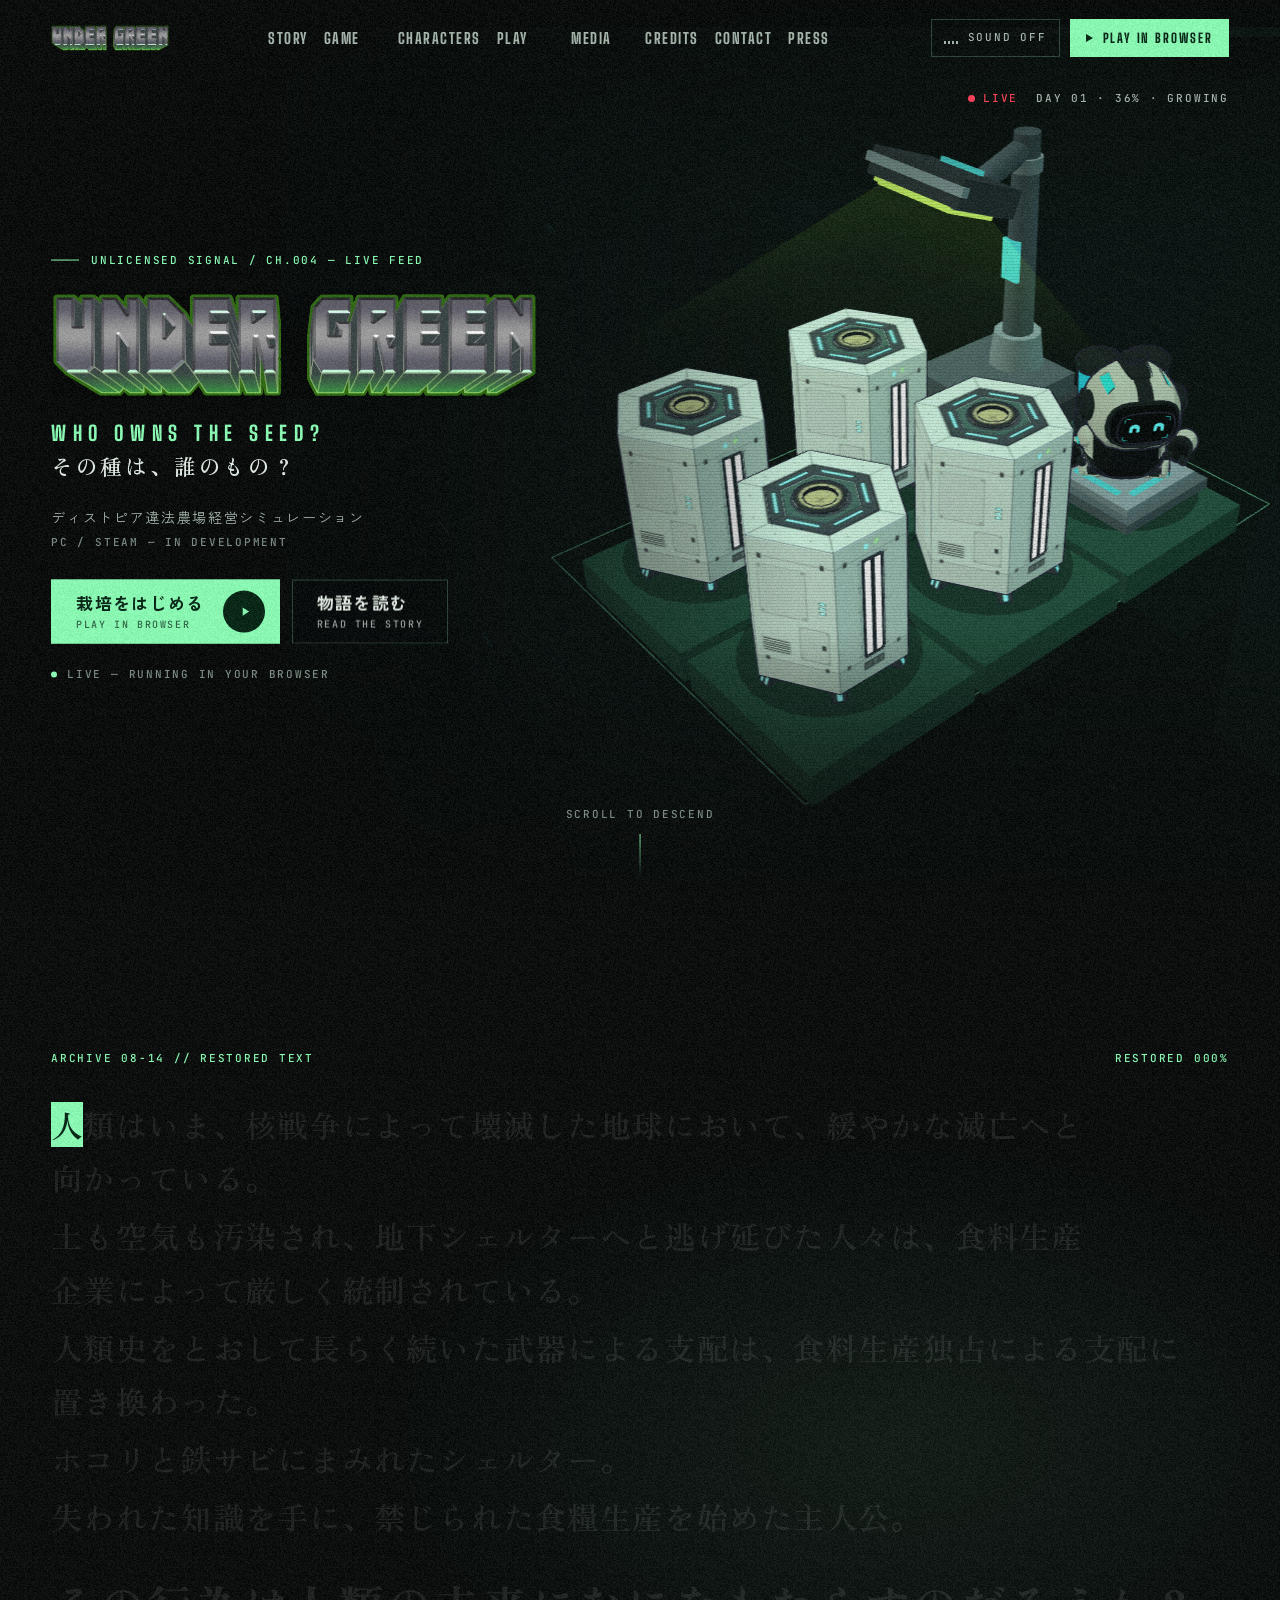
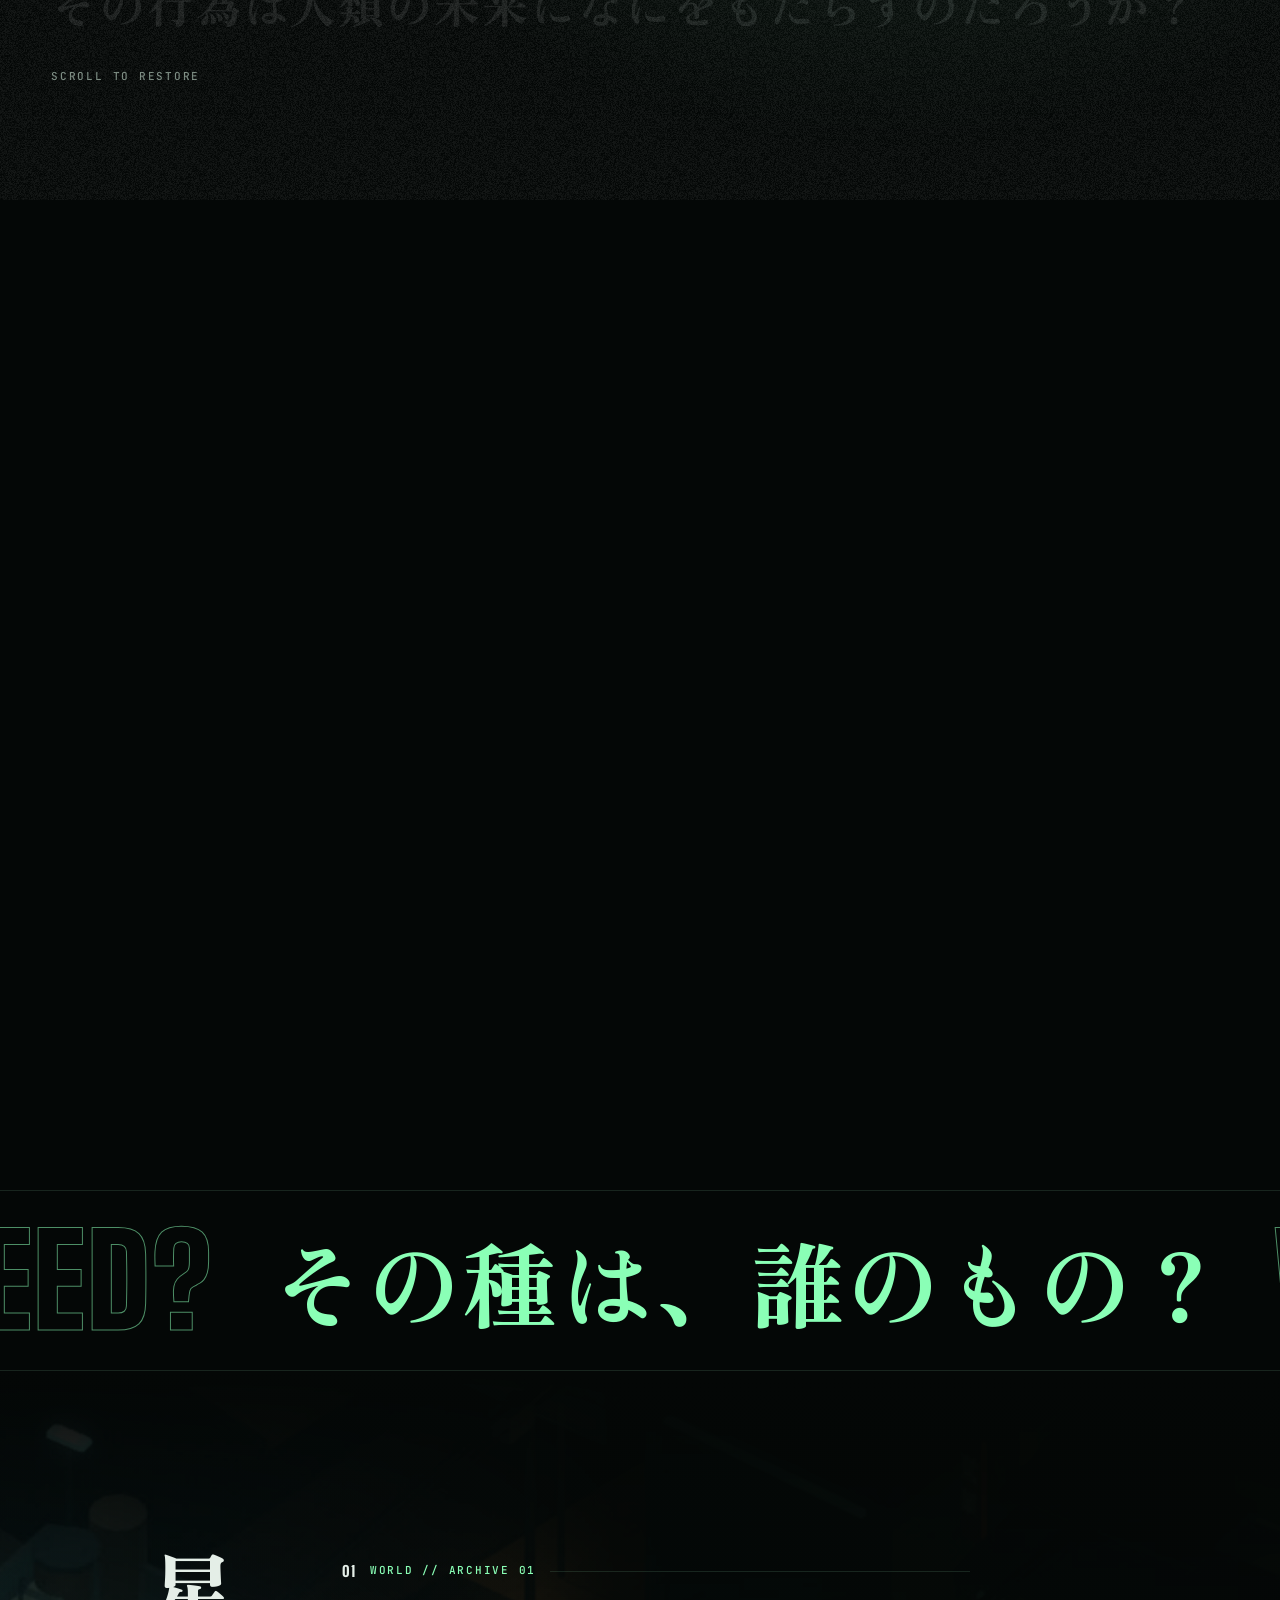
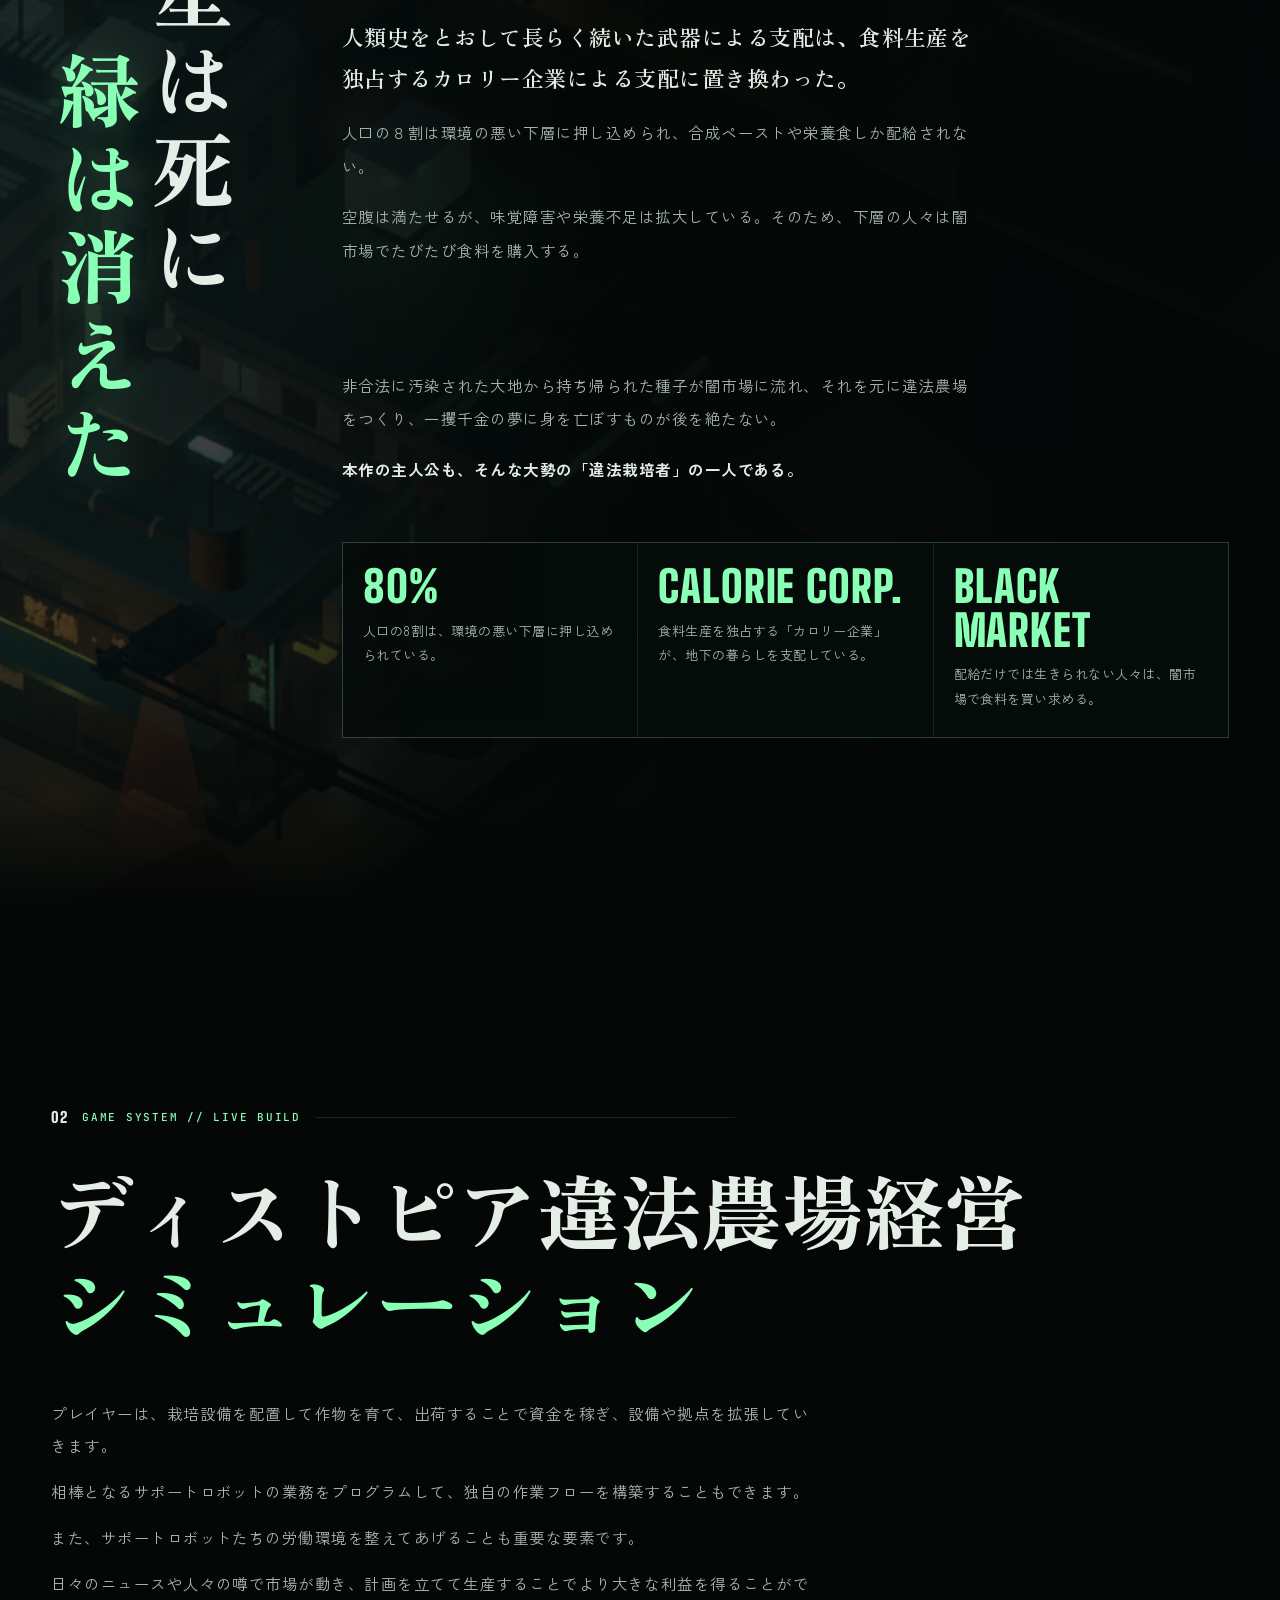
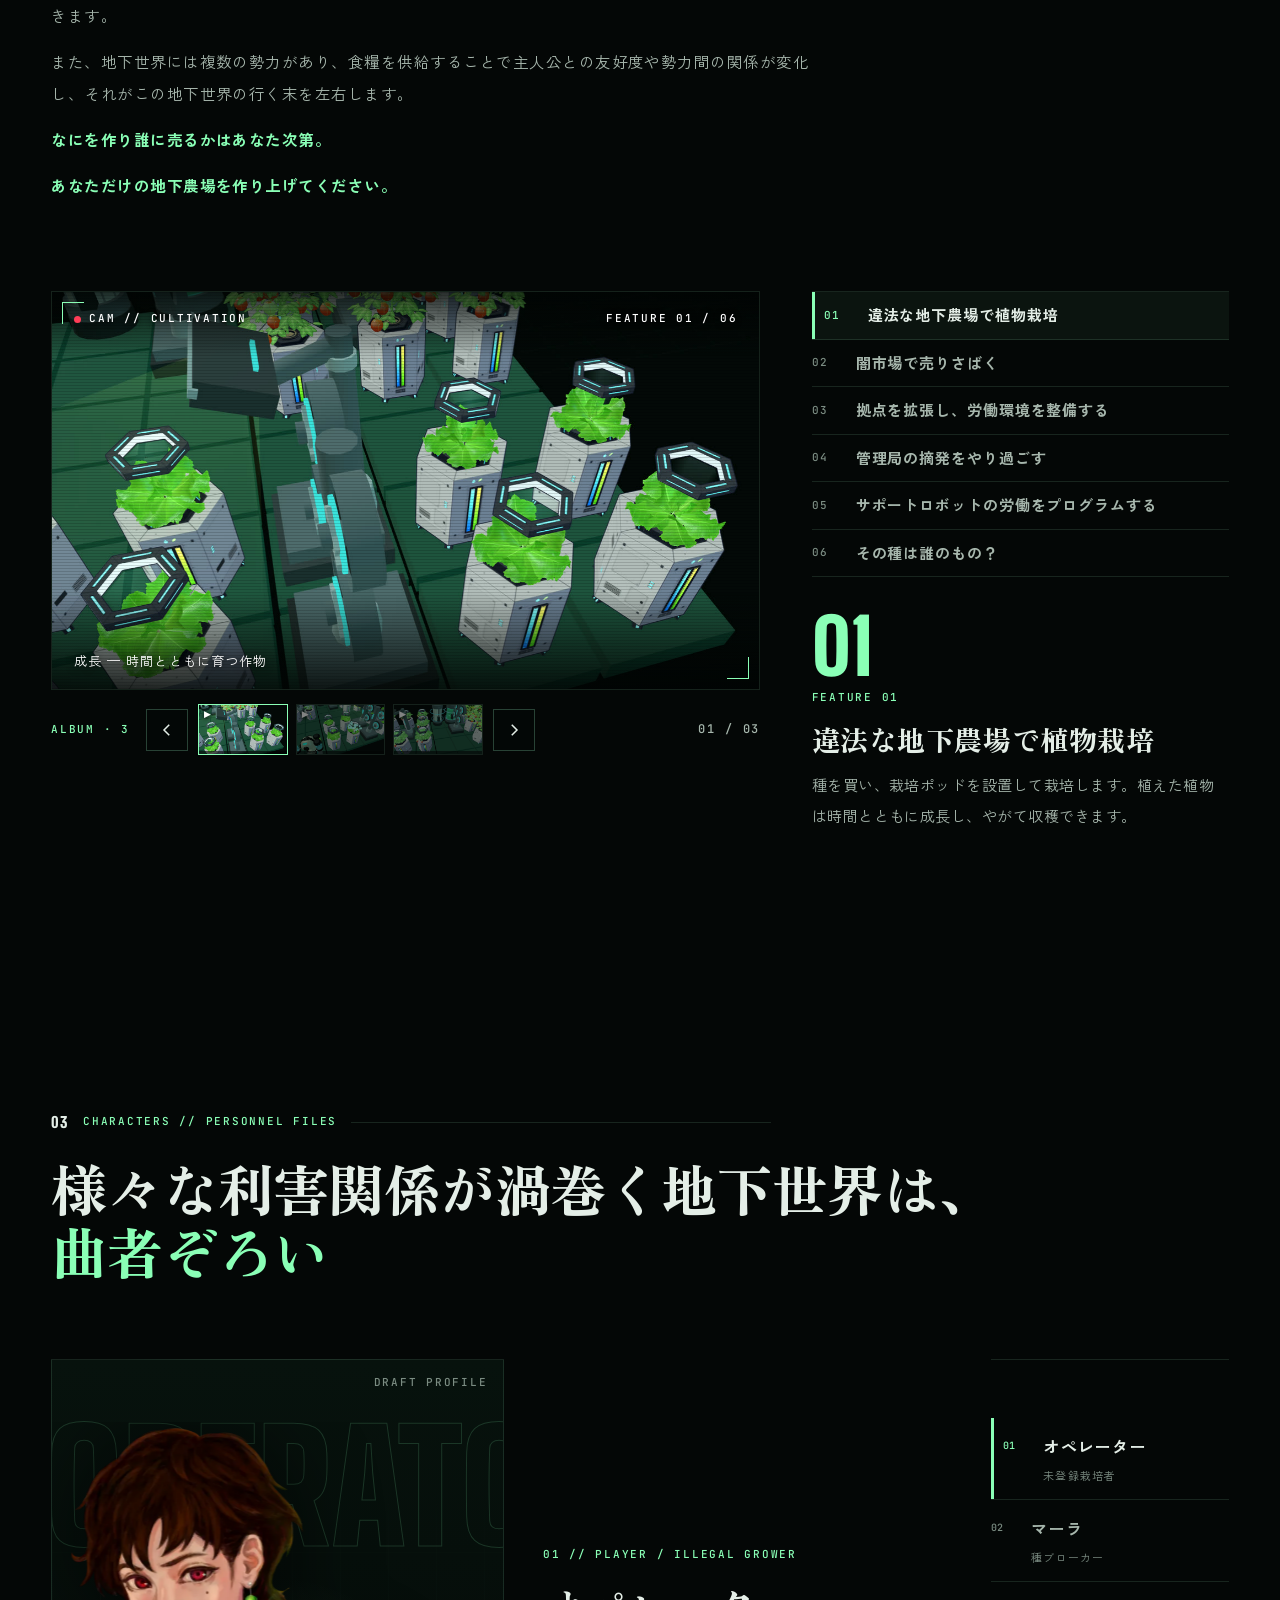
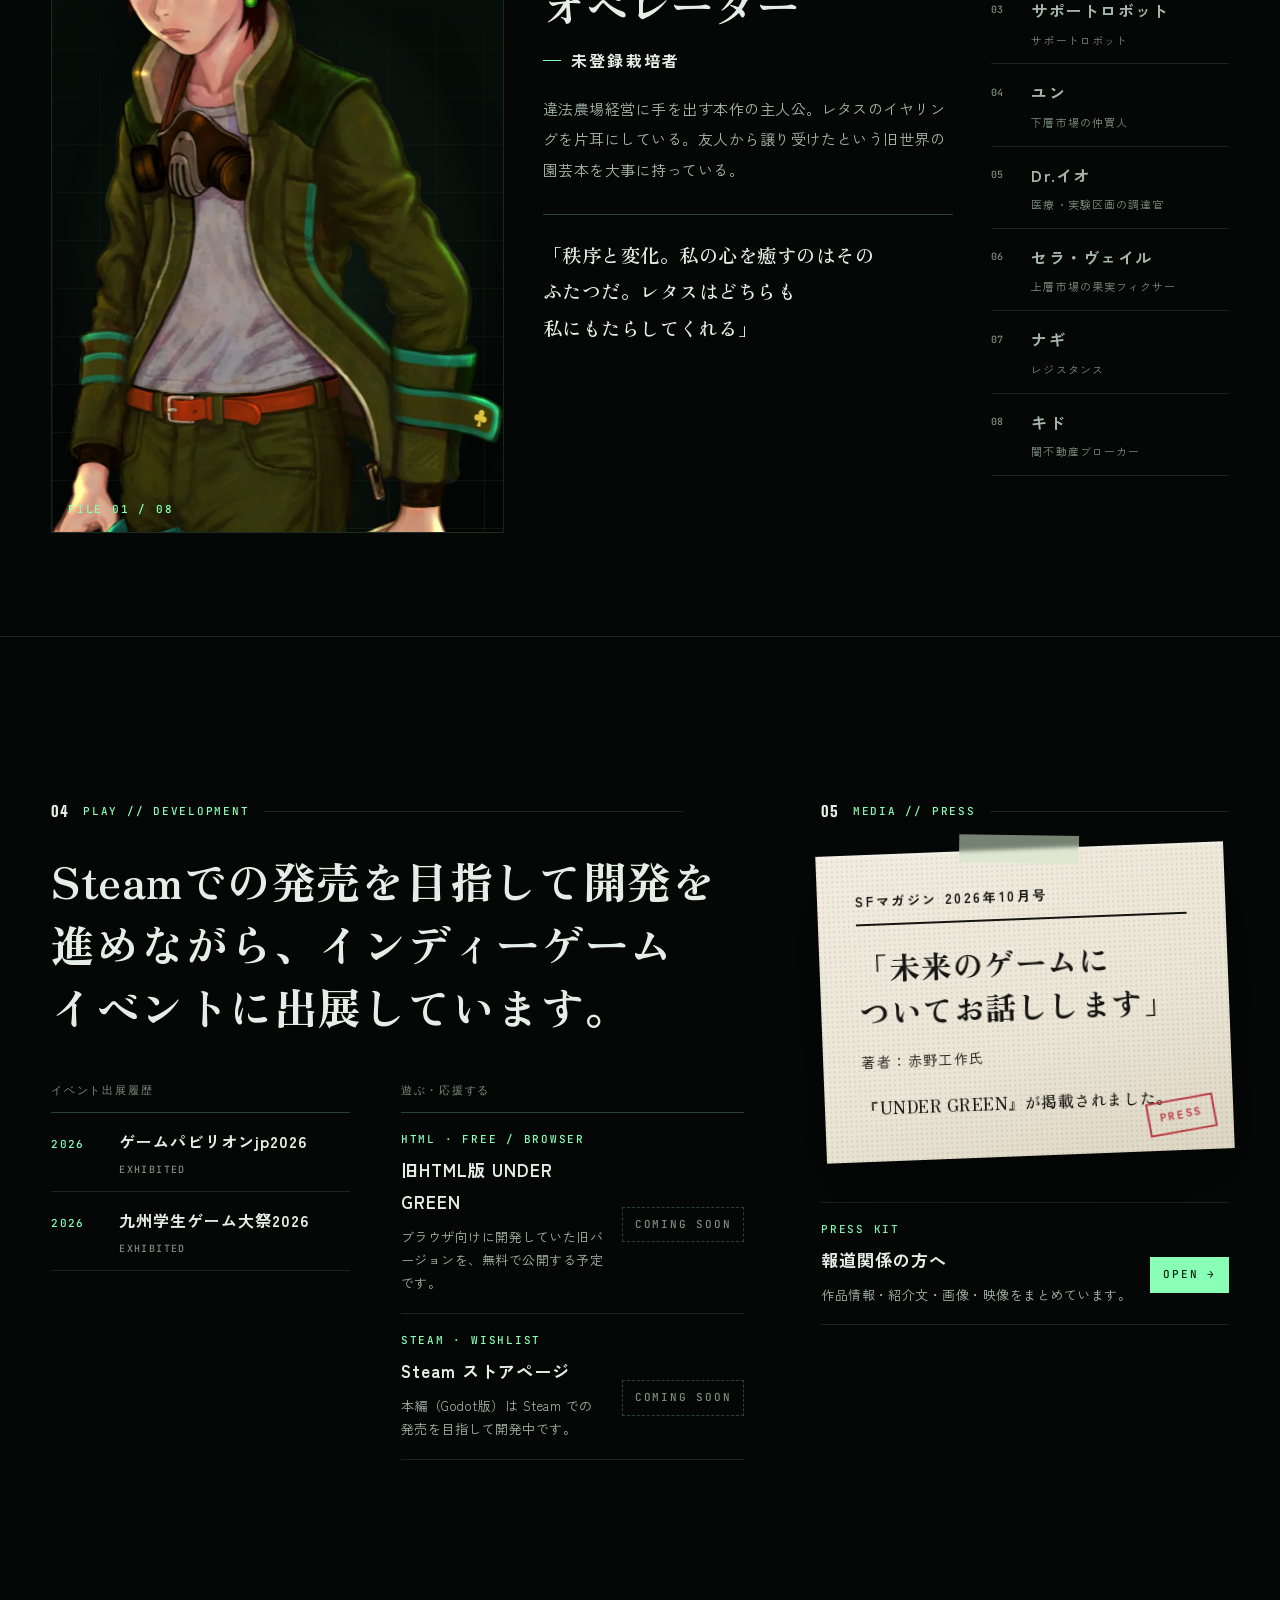
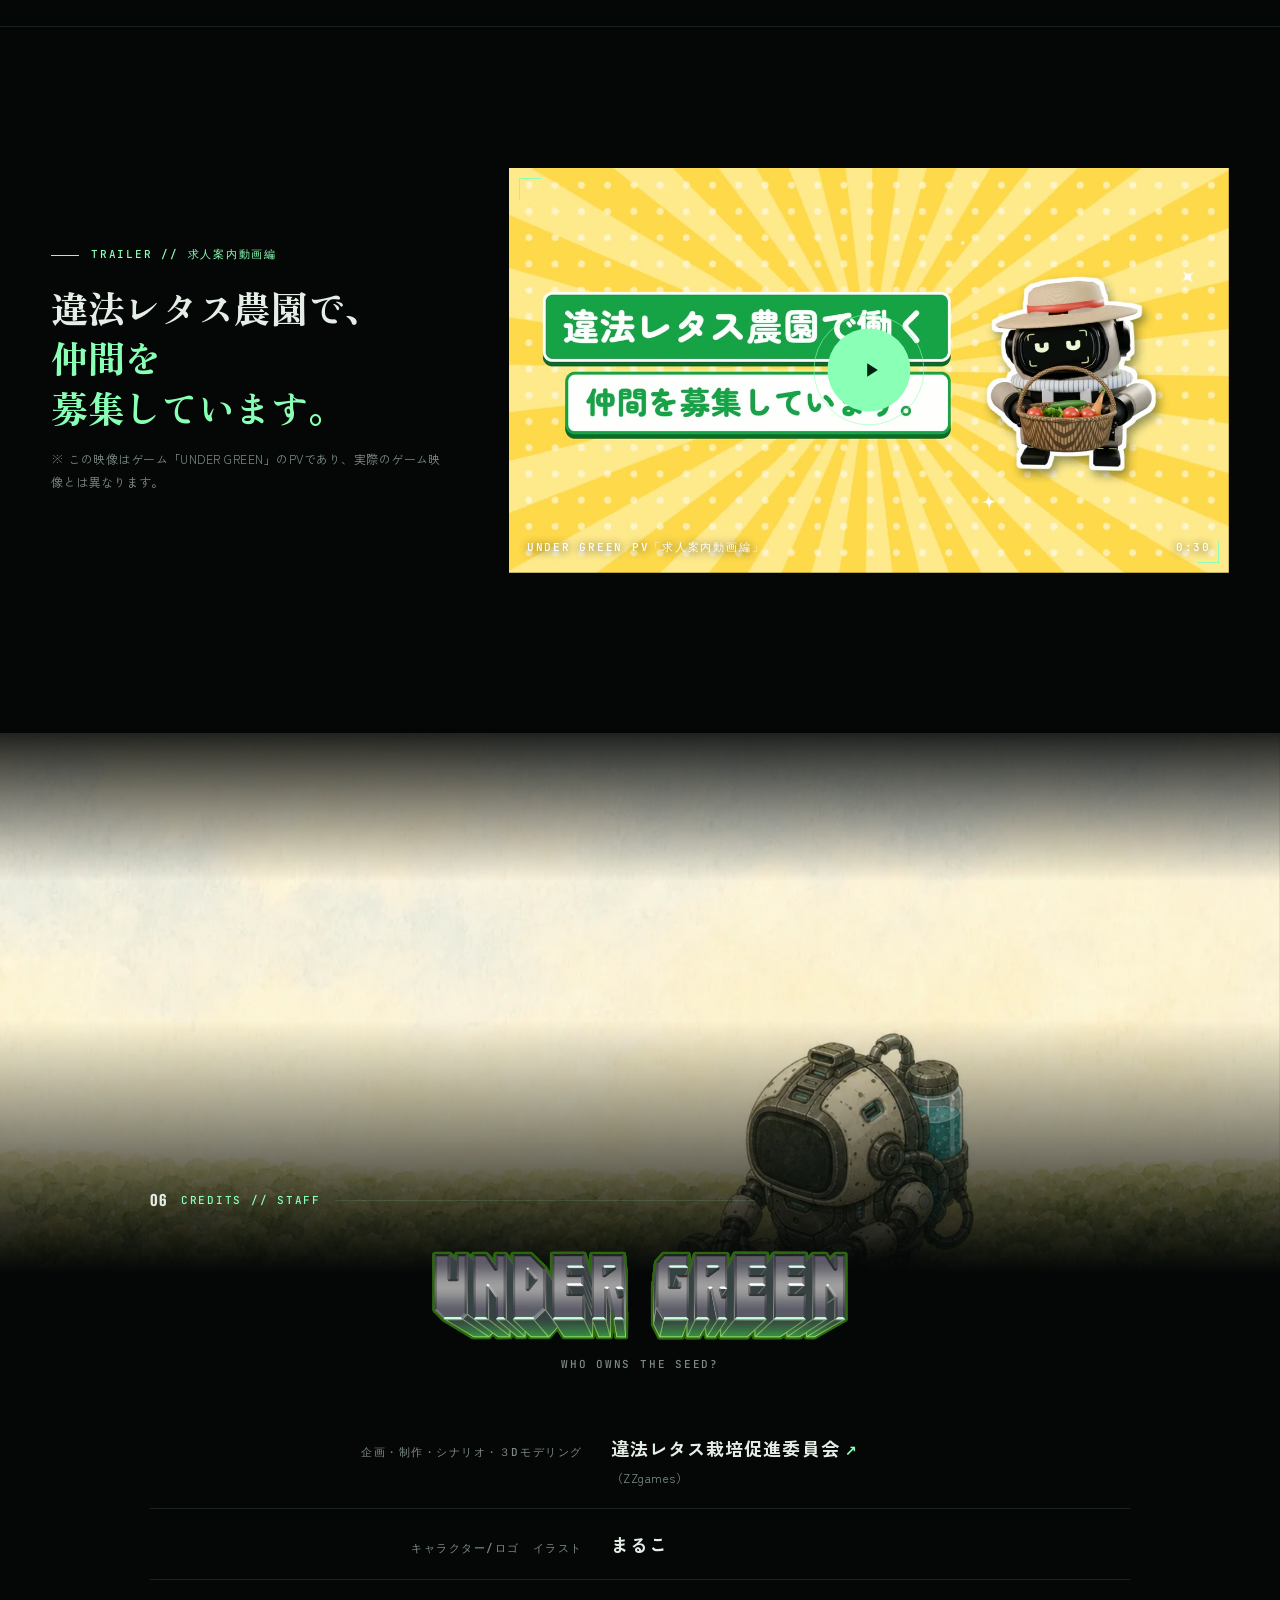
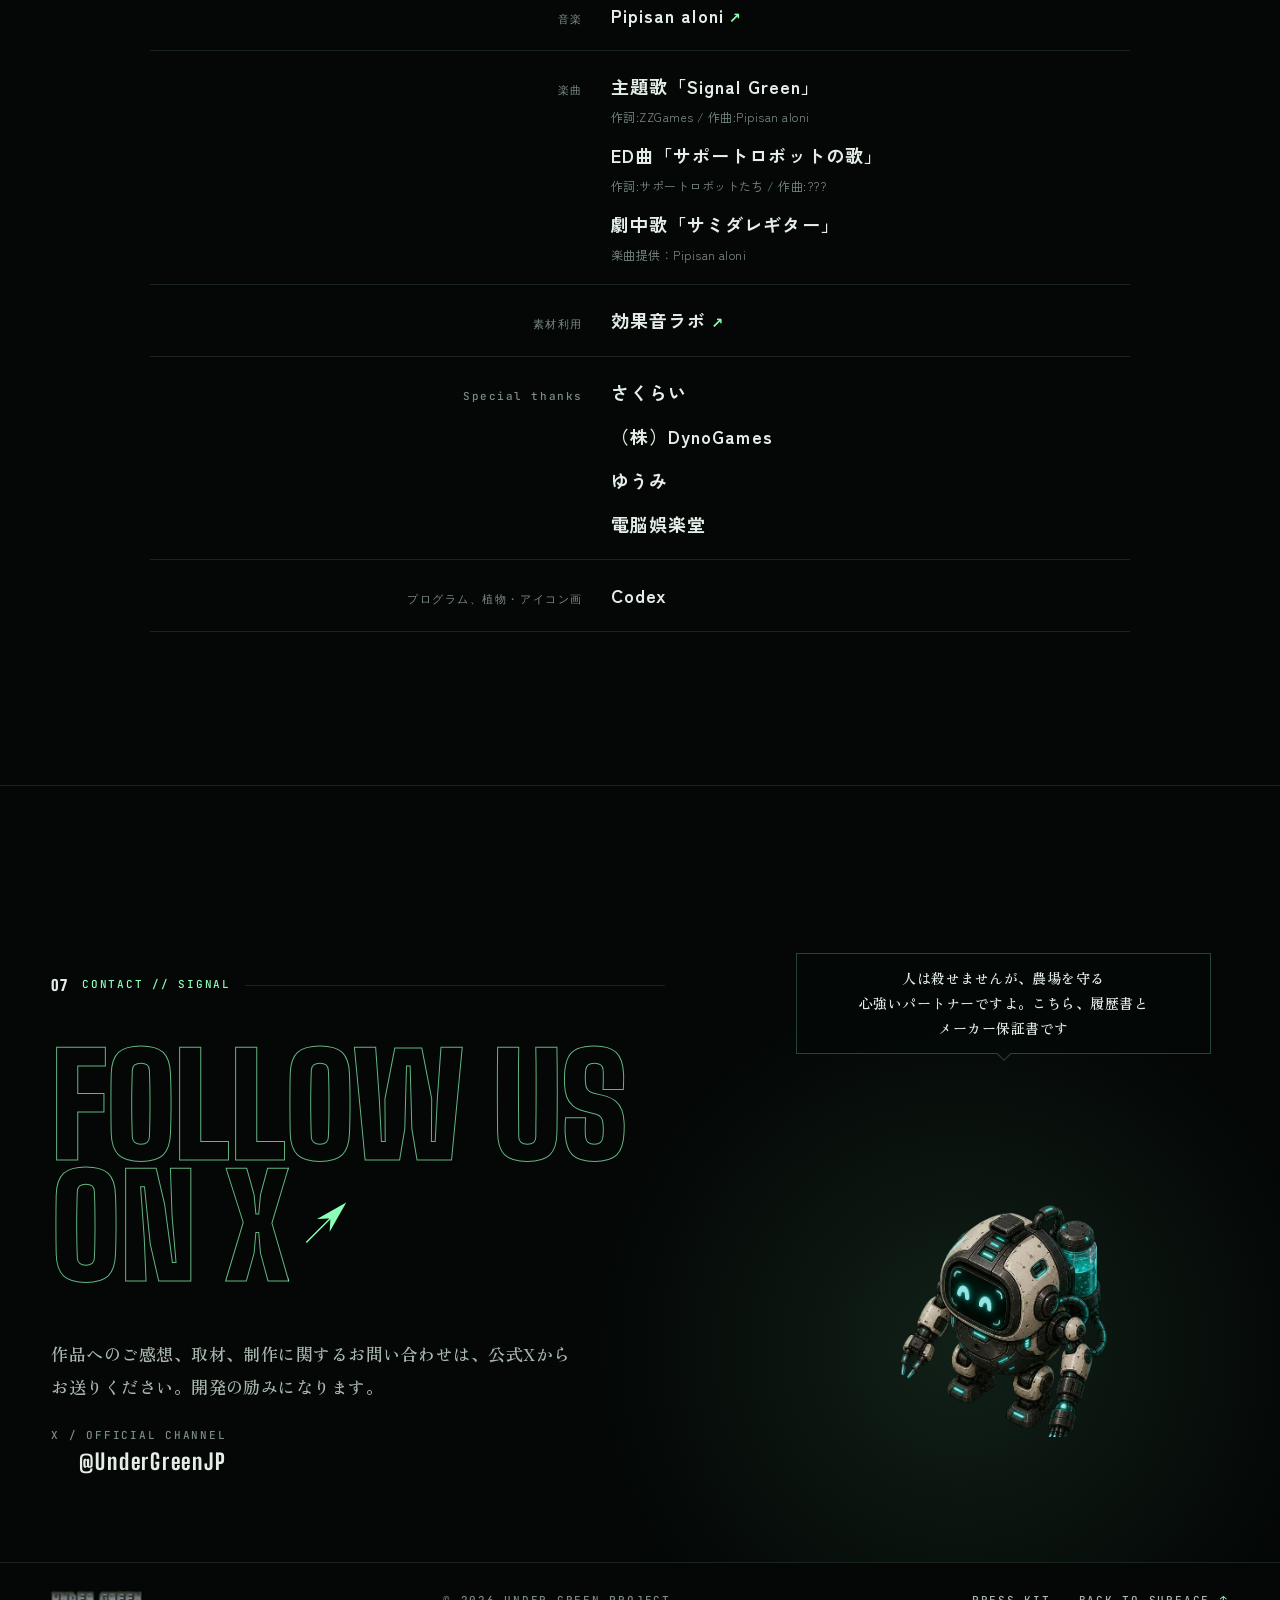
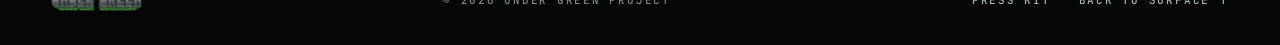
<file: index.html>
<!doctype html>
<html lang="ja" class="no-js" data-content-flatten-assets="true">
<head>
  <!-- Google tag (gtag.js) -->
  <script async src="https://www.googletagmanager.com/gtag/js?id=G-8XQCQHVJR2"></script>
  <script>
    window.dataLayer = window.dataLayer || [];
    function gtag(){dataLayer.push(arguments);}
    gtag('js', new Date());

    gtag('config', 'G-8XQCQHVJR2');
  </script>
  <meta charset="utf-8">
  <meta name="viewport" content="width=device-width, initial-scale=1, viewport-fit=cover">
  <meta name="theme-color" content="#040706">
  <meta name="color-scheme" content="dark">
  <title>UNDER GREEN | Who Owns the Seed?</title>
  <meta name="description" content="ディストピア違法農場経営シミュレーション「UNDER GREEN」公式サイト。ブラウザの中の地下農場で、レタスの栽培を体験できます。">
  <link rel="canonical" href="https://ziroz-tech.github.io/UnderGreenOfficial/">
  <meta property="og:type" content="website">
  <meta property="og:site_name" content="UNDER GREEN">
  <meta property="og:locale" content="ja_JP">
  <meta property="og:title" content="UNDER GREEN | Who Owns the Seed?">
  <meta property="og:description" content="ディストピア違法農場経営シミュレーション「UNDER GREEN」公式サイト。ブラウザの中の地下農場で、レタスの栽培を体験できます。">
  <meta property="og:url" content="https://ziroz-tech.github.io/UnderGreenOfficial/">
  <meta property="og:image" content="https://ziroz-tech.github.io/UnderGreenOfficial/site/img/og.jpg">
  <meta property="og:image:width" content="1200">
  <meta property="og:image:height" content="630">
  <meta name="twitter:card" content="summary_large_image">
  <meta name="twitter:site" content="@UnderGreenJP">
  <meta name="twitter:title" content="UNDER GREEN | Who Owns the Seed?">
  <meta name="twitter:description" content="ディストピア違法農場経営シミュレーション「UNDER GREEN」公式サイト。ブラウザの中の地下農場で、レタスの栽培を体験できます。">
  <meta name="twitter:image" content="https://ziroz-tech.github.io/UnderGreenOfficial/site/img/og.jpg">
  <link id="site-favicon" rel="icon" href="seed.webp">
  <link rel="apple-touch-icon" href="site/img/apple-touch-icon.png">
  <link rel="preconnect" href="https://fonts.googleapis.com">
  <link rel="preconnect" href="https://fonts.gstatic.com" crossorigin>
  <link rel="stylesheet" href="https://fonts.googleapis.com/css2?family=Big+Shoulders+Display:wght@800;900&family=JetBrains+Mono:wght@400;500&family=Zen+Kaku+Gothic+New:wght@400;700&family=Zen+Old+Mincho:wght@600;900&display=swap">
  <link rel="preload" as="image" href="site/img/logo.webp">
  <link rel="stylesheet" href="site/site.css?v=20261018b">
  <script type="application/ld+json">
  {
    "@context": "https://schema.org",
    "@type": "VideoGame",
    "name": "UNDER GREEN",
    "alternateName": "Who Owns the Seed?",
    "url": "https://ziroz-tech.github.io/UnderGreenOfficial/",
    "image": "https://ziroz-tech.github.io/UnderGreenOfficial/site/img/og.jpg",
    "description": "核汚染で崩壊した地上から逃れた人々が暮らす、巨大企業に管理された地下都市で、禁じられた水耕栽培を営むディストピア違法農場経営シミュレーション。",
    "genre": ["Simulation", "Management"],
    "gamePlatform": "PC",
    "inLanguage": "ja",
    "author": { "@type": "Organization", "name": "違法レタス栽培促進委員会（ZZgames）", "url": "https://x.com/UnderGreenJP" },
    "sameAs": ["https://x.com/UnderGreenJP"]
  }
  </script>
  <script type="importmap">{ "imports": { "three": "./three.module.min.js" } }</script>
  <script>document.documentElement.classList.replace("no-js", "js");</script>
</head>
<body class="is-loading">
  <a class="skip-link" href="#main">本文へスキップ</a>

  <!-- ===== Loader ===== -->
  <div class="loader" id="loader" aria-hidden="true">
    <div class="loader__row mono">
      <span data-content="intro.status">UNLICENSED SIGNAL / CH. 004</span>
      <span data-content="intro.code">ARCHIVE 08-14 // RESTORED TEXT</span>
    </div>
    <div class="loader__core">
      <img class="loader__seed" id="loader-seed" src="site/img/lettuce-glow.webp" alt="" width="640" height="620">
      <p class="loader__status mono" id="loader-status" data-content="intro.loadingRestore">RESTORING ARCHIVE...</p>
    </div>
    <div class="loader__foot">
      <p class="loader__count"><span id="loader-num">000</span><small>%</small></p>
      <button class="loader__skip mono" id="loader-skip" type="button" data-content="intro.skipInitial">SKIP</button>
      <span class="loader__bar"><i id="loader-bar"></i></span>
    </div>
  </div>

  <div class="grain" aria-hidden="true"></div>
  <div class="boot-sweep" id="boot-sweep" aria-hidden="true"></div>
  <div class="theater-backdrop" id="theater-backdrop" aria-hidden="true"></div>
  <div class="cursor" aria-hidden="true"><i class="cursor__dot"></i><div class="cursor__bot"><i class="cursor__sprite"></i><b class="cursor__label"></b></div></div>

  <!-- ===== Header ===== -->
  <header class="hdr" id="hdr">
    <a class="hdr__brand" href="#top" aria-label="UNDER GREEN トップへ">
      <img id="portal-logo" src="site/img/logo.webp" alt="UNDER GREEN" width="1609" height="354">
    </a>
    <nav class="hdr__nav" id="hdr-nav" aria-label="メインメニュー">
      <a href="#world" data-nav="world"><sup>01</sup><span class="roll"><span>STORY</span><span>物語</span></span></a>
      <a href="#system" data-nav="system"><sup>02</sup><span class="roll"><span>GAME</span><span>システム</span></span></a>
      <a href="#characters" data-nav="characters"><sup>03</sup><span class="roll"><span>CHARACTERS</span><span>人物</span></span></a>
      <a href="#play" data-nav="play"><sup>04</sup><span class="roll"><span>PLAY</span><span>開発情報</span></span></a>
      <a href="#media" data-nav="media"><sup>05</sup><span class="roll"><span>MEDIA</span><span>掲載情報</span></span></a>
      <a href="#credits" data-nav="credits"><sup>06</sup><span class="roll"><span>CREDITS</span><span>制作</span></span></a>
      <a href="#contact" data-nav="contact"><sup>07</sup><span class="roll"><span>CONTACT</span><span>通信</span></span></a>
      <a href="press/" data-nav="press/"><sup>08</sup><span class="roll"><span>PRESS</span><span>プレス</span></span></a>
    </nav>
    <div class="hdr__tools">
      <button class="sound" id="sound-toggle" type="button" aria-pressed="false" aria-label="サイトの音を再生">
        <span class="sound__bars" aria-hidden="true"><i></i><i></i><i></i><i></i></span>
        <span class="sound__label mono"><span data-content="header.audioLabel">SOUND</span> <b id="sound-state" data-content="header.audioStart">OFF</b></span>
      </button>
      <button class="hdr__play" type="button" data-play-open data-cursor="PLAY"><i aria-hidden="true"></i><span data-content="header.demoButton">PLAY IN BROWSER</span></button>
      <button class="hdr__menu" id="menu-toggle" type="button" aria-expanded="false" aria-controls="menu"><span class="visually-hidden">メニュー</span><i></i><i></i></button>
    </div>
  </header>

  <div class="menu" id="menu" aria-hidden="true">
    <nav class="menu__nav" id="menu-nav" aria-label="メニュー"></nav>
    <div class="menu__foot mono">
      <span>WHO OWNS THE SEED?</span>
      <a href="https://x.com/UnderGreenJP" target="_blank" rel="noopener noreferrer" data-x-link>X / @UnderGreenJP ↗</a>
    </div>
  </div>

  <aside class="depth" id="depth" aria-hidden="true">
    <span class="depth__value"><b id="depth-value">0000</b>m</span>
    <span class="depth__track"><i id="depth-fill"></i></span>
    <span class="depth__label" id="depth-label">SURFACE</span>
  </aside>

  <main id="main" data-content-source="site-content.csv">

    <!-- ===== HERO: live cultivation ===== -->
    <section class="hero" id="top" data-depth="SURFACE / LIVE FARM" aria-label="UNDER GREEN ブラウザ栽培デモ">
      <div class="stage" id="stage" data-cursor="PLAY">
        <div class="stage__frame-wrap" id="stage-frame-wrap"></div>
        <div class="stage__loading" id="game-loading"><i></i><span class="mono" data-content="game.loading">LOADING CURRENT GAME BUILD...</span></div>
        <div class="stage__local" id="local-launch-note" hidden>
          <strong class="mono" data-content="game.localTitle">LOCAL SERVER REQUIRED</strong>
          <p data-content="game.localBody">ゲーム本体のCSVと3Dモジュールを読み込むため、ローカルサーバーから開いてください。</p>
        </div>
      </div>
      <div class="hero__veil" aria-hidden="true"></div>
      <div class="hero__scan" aria-hidden="true"></div>

      <div class="hero__hud mono" aria-hidden="true">
        <span class="hero__rec"><i></i>LIVE</span>
        <span id="hero-day" data-content="header.statusConnecting">DAY 01 · CONNECTING</span>
      </div>

      <div class="hero__ui" id="hero-ui">
        <p class="hero__kicker mono"><span data-content="hero.kicker">UNLICENSED SIGNAL / CH.004 — LIVE FEED</span></p>
        <h1 class="hero__logo"><img src="site/img/logo.webp" alt="UNDER GREEN" width="1609" height="354"></h1>
        <p class="hero__tag">
          <span class="hero__tag-en" data-content="hero.taglineEn">WHO OWNS THE SEED?</span>
          <span class="hero__tag-ja" data-content="hero.tagline">その種は、誰のもの？</span>
        </p>
        <p class="hero__genre"><span data-content="hero.genre">ディストピア違法農場経営シミュレーション</span><span class="mono" data-content="hero.platform">PC / STEAM — IN DEVELOPMENT</span></p>
        <div class="hero__ctas">
          <button class="btn btn--primary" type="button" data-play-open data-cursor="PLAY">
            <span class="btn__fill" aria-hidden="true"></span>
            <span class="btn__text"><b data-content="hero.ctaPlay">栽培をはじめる</b><small class="mono" data-content-sub="hero.ctaPlay">PLAY IN BROWSER</small></span>
            <span class="btn__icon" aria-hidden="true"><svg viewBox="0 0 24 24"><path d="M8 5l11 7-11 7z"/></svg></span>
          </button>
          <a class="btn btn--ghost" href="#prologue" data-cursor="READ">
            <span class="btn__fill" aria-hidden="true"></span>
            <span class="btn__text"><b data-content="hero.ctaStory">物語を読む</b><small class="mono" data-content-sub="hero.ctaStory">READ THE STORY</small></span>
          </a>
        </div>
        <p class="hero__live mono"><i aria-hidden="true"></i><span data-content-sub="hero.liveNote">LIVE — RUNNING IN YOUR BROWSER</span></p>
      </div>

      <a class="hero__scroll mono" href="#prologue" aria-label="下へスクロール"><span>SCROLL TO DESCEND</span><i aria-hidden="true"></i></a>

      <!-- play mode chrome -->
      <div class="play-ui" id="play-ui" aria-hidden="true">
        <div class="play-ui__top">
          <p class="play-ui__title" data-content="game.demoTitle">レタスを育てて収穫♪</p>
          <button class="play-ui__exit" id="play-exit" type="button" data-cursor="EXIT"><span data-content="hero.exitPlay">サイトを見る</span><small class="mono" data-content-sub="hero.exitPlay">EXPLORE SITE</small><i aria-hidden="true">↓</i></button>
        </div>
        <aside class="play-ui__guide" aria-label="栽培区画の操作方法">
          <strong class="mono" data-content="game.guideTitle">HOW TO CULTIVATE</strong>
          <ol id="cultivation-guide-steps">
            <li><b>切り替え</b>右下ツールボックス上でホイール</li>
            <li><b>植える</b>「植える」→種保管庫のレタスを空PODへドラッグ</li>
            <li><b>育てる</b>霧吹きをレタスへドラッグ（何度でも成長促進）</li>
            <li><b>掃除</b>バケツを汚れたPODへドラッグ</li>
          </ol>
        </aside>
      </div>
    </section>

    <!-- ===== Prologue ===== -->
    <section class="prologue" id="prologue" data-depth="B1 / PROLOGUE" aria-labelledby="prologue-title">
      <div class="prologue__sticky">
        <h2 class="visually-hidden" id="prologue-title">プロローグ</h2>
        <p class="prologue__code mono"><span data-content="intro.code">ARCHIVE 08-14 // RESTORED TEXT</span><span id="prologue-pct">RESTORED 000%</span></p>
        <div class="prologue__lines" id="prologue-lines">
          <p>人類はいま、核戦争によって壊滅した地球において、緩やかな滅亡へと向かっている。</p>
          <p>土も空気も汚染され、地下シェルターへと逃げ延びた人々は、食料生産企業によって厳しく統制されている。</p>
          <p>人類史をとおして長らく続いた武器による支配は、食料生産独占による支配に置き換わった。</p>
          <p>ホコリと鉄サビにまみれたシェルター。</p>
          <p>失われた知識を手に、禁じられた食糧生産を始めた主人公。</p>
          <p>その行為は人類の未来になにをもたらすのだろうか？</p>
        </div>
        <p class="prologue__hint mono" aria-hidden="true">SCROLL TO RESTORE</p>
      </div>
    </section>

    <div class="marquee" aria-hidden="true">
      <div class="marquee__track" id="marquee-track">
        <span>WHO OWNS THE SEED?</span><span class="marquee__ja">その種は、誰のもの？</span>
        <span>WHO OWNS THE SEED?</span><span class="marquee__ja">その種は、誰のもの？</span>
      </div>
    </div>

    <!-- ===== Story ===== -->
    <section class="story" id="world" data-depth="B2 / STORY" aria-labelledby="world-title">
      <div class="story__bg" aria-hidden="true">
        <video id="world-bg" muted loop playsinline preload="none" data-poster="site/media/city.jpg" data-src="site/media/city.mp4"></video>
      </div>
      <div class="story__inner">
        <h2 class="story__title" id="world-title" data-content-rich="world.title" data-split>星は死に<em>緑は消えた</em></h2>
        <div class="story__body">
          <p class="sec-head__meta mono" data-scramble><b>01</b><span data-content="world.kicker">WORLD // ARCHIVE 01</span></p>
          <div class="story__text" id="world-paragraphs">
            <p>人類はいま、核戦争によって壊滅した地球において、緩やかな滅亡へと向かっている。</p>
          </div>
          <ul class="story__facts" id="world-facts"></ul>
        </div>
      </div>
    </section>

    <!-- ===== Game system ===== -->
    <section class="sys" id="system" data-depth="B3 / GAME" aria-labelledby="system-title">
      <header class="sec-head">
        <p class="sec-head__meta mono" data-scramble><b>02</b><span data-content="system.kicker">GAME SYSTEM // LIVE BUILD</span></p>
        <h2 class="sec-head__title" id="system-title" data-content-rich="system.title" data-split>ディストピア違法農場経営<em>シミュレーション</em></h2>
      </header>
      <div class="sys__lead" id="system-lead">
        <p>プレイヤーは、栽培設備を配置して作物を育て、出荷することで資金を稼ぎ、設備や拠点を拡張していきます。</p>
      </div>
      <div class="feats" id="feats">
        <div class="feats__stage">
          <div class="screen" id="feat-screen">
            <div class="screen__layers" id="feat-layers" aria-hidden="true"></div>
            <div class="screen__hud mono" aria-hidden="true">
              <span class="screen__rec"><i></i><span id="feat-cam">CAM // CULTIVATION</span></span>
              <span id="feat-count">FEATURE 01 / 06</span>
            </div>
            <p class="screen__caption" id="feat-caption" aria-live="polite"></p>
            <span class="frame-corners" aria-hidden="true"></span>
          </div>
          <div class="album" id="feat-album"></div>
        </div>
        <div class="feats__side">
          <div class="feats__tabs" id="feat-tabs" role="tablist" aria-label="ゲームの特徴"></div>
          <div class="feats__detail" id="feat-detail" role="tabpanel" aria-live="polite"></div>
        </div>
      </div>
    </section>

    <!-- ===== Characters ===== -->
    <section class="chars" id="characters" data-depth="B4 / CHARACTERS" aria-labelledby="characters-title">
      <header class="sec-head">
        <p class="sec-head__meta mono" data-scramble><b>03</b><span data-content="characters.kicker">CHARACTERS // PERSONNEL FILES</span></p>
        <h2 class="sec-head__title sec-head__title--long" id="characters-title" data-content-rich="characters.title" data-split>様々な利害関係が渦巻く地下世界は、<em>曲者ぞろい</em></h2>
      </header>
      <div class="dossier" id="character-list">
        <div class="dossier__stage" id="dossier-stage">
          <span class="dossier__bigname" id="dossier-bigname" aria-hidden="true"></span>
          <div class="dossier__portraits" id="dossier-portraits"></div>
          <span class="dossier__file mono" id="dossier-file" aria-hidden="true"></span>
          <span class="dossier__draft mono" data-content="characters.note" aria-hidden="true">DRAFT PROFILE</span>
        </div>
        <div class="dossier__info" id="dossier-info" role="tabpanel" aria-live="polite"></div>
        <div class="dossier__index" id="dossier-index" role="tablist" aria-label="人物一覧"></div>
      </div>
    </section>

    <!-- ===== Play / Media ===== -->
    <section class="dispatch" data-depth="B5 / DISPATCH" aria-label="開発情報と掲載情報">
      <article class="dispatch__play" id="play" aria-labelledby="play-title">
        <p class="sec-head__meta mono" data-scramble><b>04</b><span data-content="play.kicker">PLAY // DEVELOPMENT</span></p>
        <h2 class="dispatch__statement" id="play-title" data-content="play.statement" data-split>Steamでの発売を目指して開発を進めながら、インディーゲームイベントに出展しています。</h2>
        <div class="dispatch__cols">
          <section aria-labelledby="event-history-title">
            <h3 class="dispatch__h mono" id="event-history-title" data-content="play.eventTitle">イベント出展履歴</h3>
            <ul class="log" id="play-event-list">
              <li><span>2026</span><b>ゲームパビリオンjp2026</b></li>
              <li><span>2026</span><b>九州学生ゲーム大祭2026</b></li>
            </ul>
          </section>
          <section aria-labelledby="links-title">
            <h3 class="dispatch__h mono" id="links-title" data-content="play.linksTitle">遊ぶ・応援する</h3>
            <ul class="playlinks" id="play-links"></ul>
          </section>
        </div>
      </article>
      <article class="dispatch__media" id="media" aria-labelledby="media-title">
        <p class="sec-head__meta mono" data-scramble><b>05</b><span data-content="media.kicker">MEDIA // PRESS</span></p>
        <h2 class="visually-hidden" id="media-title" data-content="media.title">メディア掲載</h2>
        <div class="clipping" data-cursor="PRESS">
          <span class="clipping__tape" aria-hidden="true"></span>
          <p class="clipping__pub" data-content="media.sf202610Issue">SFマガジン 2026年10月号</p>
          <h3 class="clipping__title" data-content="media.sf202610Title">「未来のゲームについてお話しします」</h3>
          <p class="clipping__author" data-content="media.sf202610Author">著者：赤野工作氏</p>
          <p class="clipping__body" data-content="media.sf202610Body">『UNDER GREEN』が掲載されました。</p>
          <span class="clipping__stamp mono" aria-hidden="true">PRESS</span>
        </div>
        <a class="playlink presslink" href="press/" data-cursor="OPEN">
          <span class="playlink__tag mono" data-content="media.pressTag">PRESS KIT</span>
          <b data-content="media.pressTitle">報道関係の方へ</b>
          <p data-content="media.pressBody">作品情報・紹介文・画像・映像をまとめています。</p>
          <span class="playlink__cta mono">OPEN <i aria-hidden="true">→</i></span>
        </a>
      </article>
    </section>

    <!-- ===== Trailer ===== -->
    <section class="trailer" id="trailer" data-depth="B6 / TRAILER" aria-labelledby="trailer-title">
      <header class="trailer__head">
        <p class="eyebrow mono" data-scramble><span data-content="trailer.kicker">TRAILER // 求人案内動画編</span></p>
        <h2 class="trailer__title" id="trailer-title" data-content-rich="trailer.title" data-split>違法レタス農園で、<em>仲間を募集しています。</em></h2>
      </header>
      <div class="trailer__slot" id="trailer-slot">
        <div class="trailer__player" id="trailer-player" data-cursor="PLAY">
          <video id="trailer-video" playsinline preload="none" poster="site/media/trailer-kyujin.jpg" aria-label="UNDER GREEN のPV「求人案内動画編」">
            <source src="site/media/trailer-kyujin.mp4" type="video/mp4">
          </video>
          <button class="trailer__play" id="trailer-play" type="button" aria-label="PVを再生">
            <span class="trailer__play-ring" aria-hidden="true"></span>
            <svg viewBox="0 0 24 24" aria-hidden="true"><path d="M8 5l11 7-11 7z"/></svg>
          </button>
          <div class="trailer__meta mono" aria-hidden="true">
            <span id="trailer-name" data-content="trailer.video">UNDER GREEN PV「求人案内動画編」</span>
            <span id="trailer-time" data-content-sub="trailer.video">0:30</span>
          </div>
          <span class="frame-corners" aria-hidden="true"></span>
          <button class="trailer__close" id="trailer-close" type="button" aria-label="PVを閉じる"><span aria-hidden="true">✕</span></button>
        </div>
      </div>
      <p class="trailer__note" data-content="trailer.note">※ この映像はゲーム「UNDER GREEN」のPVであり、実際のゲーム映像とは異なります。</p>
    </section>

    <!-- ===== Credits ===== -->
    <section class="credits" id="credits" data-depth="B7 / CREDITS" aria-labelledby="credits-title">
      <figure class="credits__art" aria-hidden="true"><img id="credits-image" src="site/img/ending-robot.webp" alt="" loading="lazy" width="1672" height="941"></figure>
      <div class="credits__inner">
        <p class="sec-head__meta mono" data-scramble><b>06</b><span data-content="credits.kicker">CREDITS // STAFF</span></p>
        <h2 class="credits__title" id="credits-title"><img src="site/img/logo.webp" alt="UNDER GREEN" width="1609" height="354" loading="lazy"><span class="mono">Who Owns the Seed?</span></h2>
        <dl class="credit-list" id="credit-list" data-credit-source="credits.csv"><div><dt>LOADING</dt><dd>クレジットを読み込んでいます…</dd></div></dl>
      </div>
    </section>

    <!-- ===== Contact ===== -->
    <section class="contact" id="contact" data-depth="B8 / THE FARM" aria-labelledby="contact-title">
      <div class="contact__main">
        <p class="sec-head__meta mono" data-scramble><b>07</b><span data-content="contact.kicker">CONTACT // SIGNAL</span></p>
        <h2 class="visually-hidden" id="contact-title">お問い合わせ</h2>
        <a class="contact__big" id="contact-channel" href="https://x.com/UnderGreenJP" target="_blank" rel="noopener noreferrer" data-cursor="OPEN" data-x-link>
          <span class="contact__line"><span data-content="contact.headline">FOLLOW US</span></span>
          <span class="contact__line"><span data-content-sub="contact.headline">ON X</span><i aria-hidden="true">↗</i></span>
        </a>
        <div class="contact__row">
          <p class="contact__lead" data-content="contact.lead">作品へのご感想、取材、制作に関するお問い合わせは、公式Xからお送りください。</p>
          <p class="contact__handle mono"><span id="contact-label">X / OFFICIAL CHANNEL</span><b id="contact-handle">@UnderGreenJP</b></p>
        </div>
      </div>
      <figure class="robot" id="robot" aria-label="サポートロボットの3Dモデル。クリックすると反応します。">
        <q class="robot__bubble" id="robot-line">人は殺せませんが、農場を守る心強いパートナーですよ。</q>
        <div class="robot__stage" id="robot-stage" data-cursor="TAP"></div>
      </figure>
    </section>
  </main>

  <footer class="ftr">
    <img src="site/img/logo.webp" alt="UNDER GREEN" width="1609" height="354" loading="lazy">
    <p class="mono" data-content="site.copyright">© 2026 UNDER GREEN PROJECT</p>
    <div class="ftr__links">
      <a class="ftr__press mono" href="press/">PRESS KIT</a>
      <a class="ftr__top mono" href="#top">BACK TO SURFACE <i aria-hidden="true">↑</i></a>
    </div>
  </footer>

  <script src="site/vendor/lenis.min.js?v=1.3.26" defer></script>
  <script src="site/site.js?v=20261018a" defer></script>
</body>
</html>
</file>
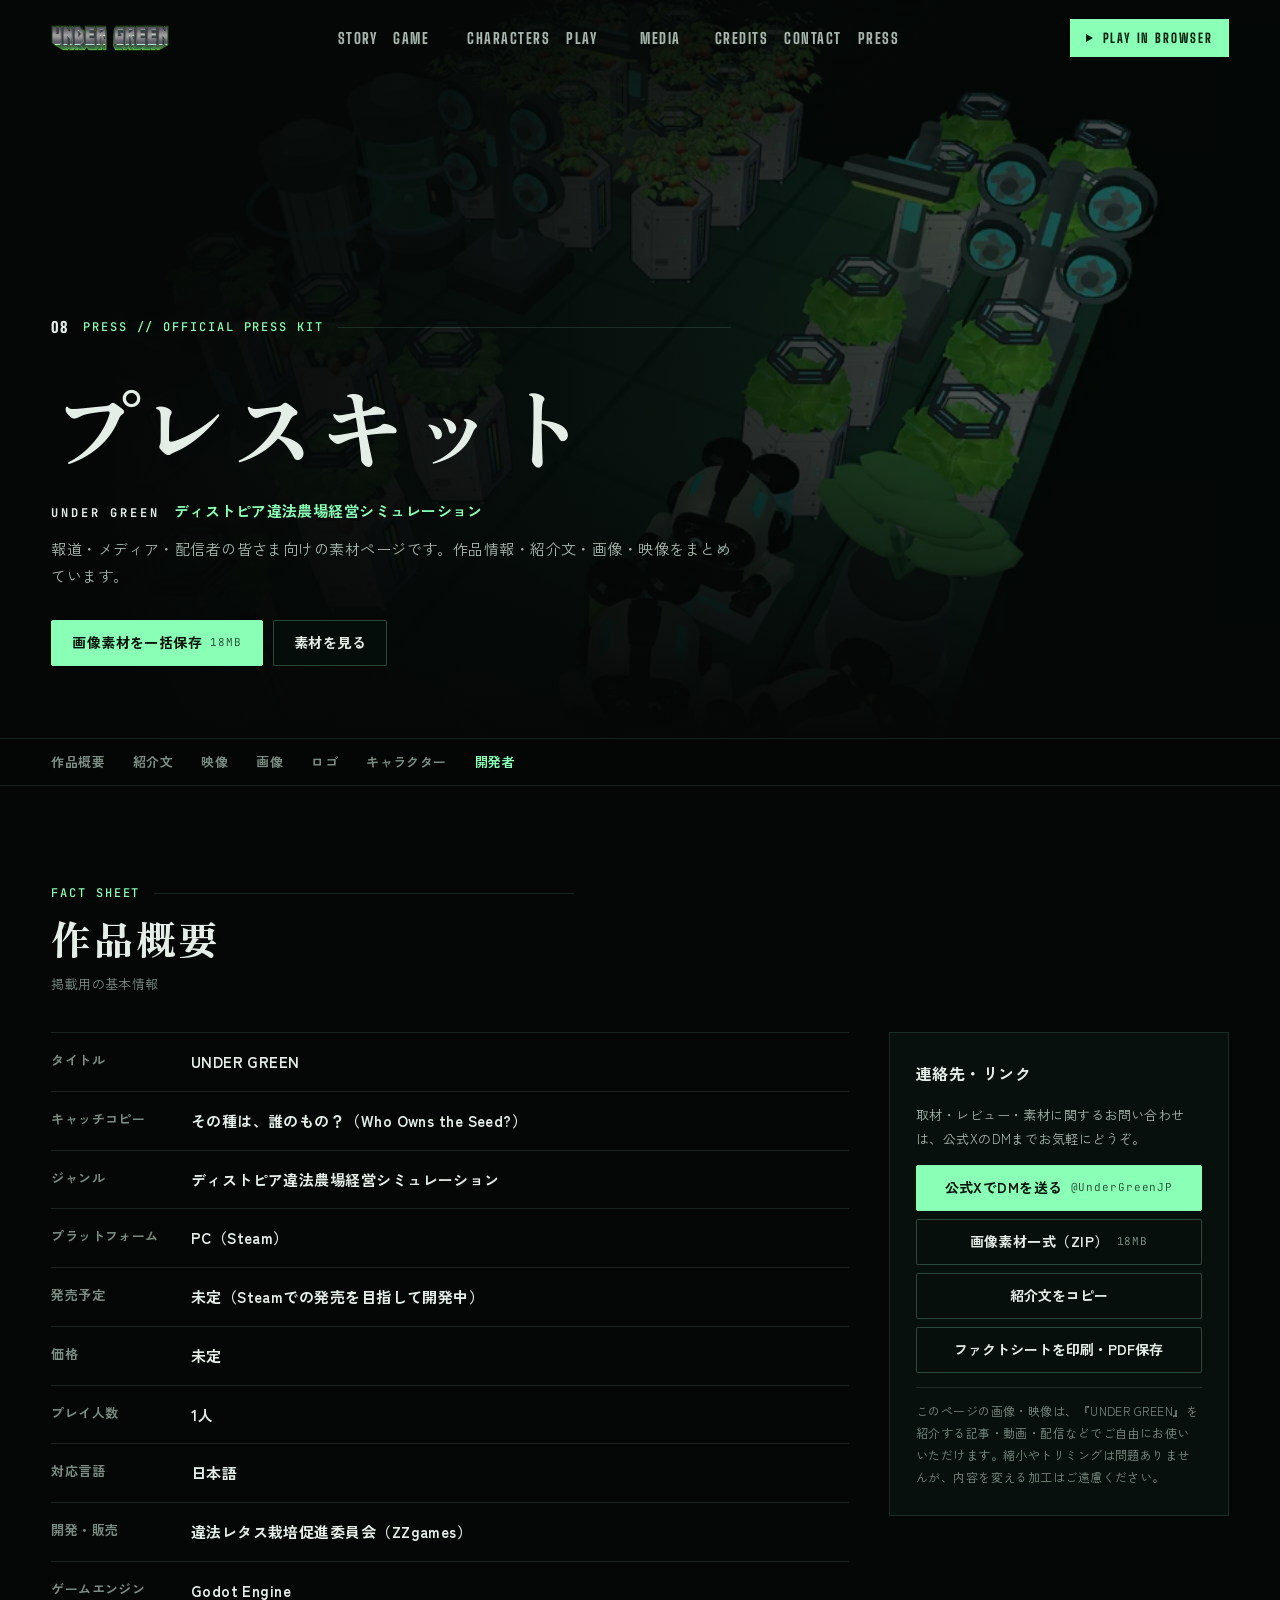
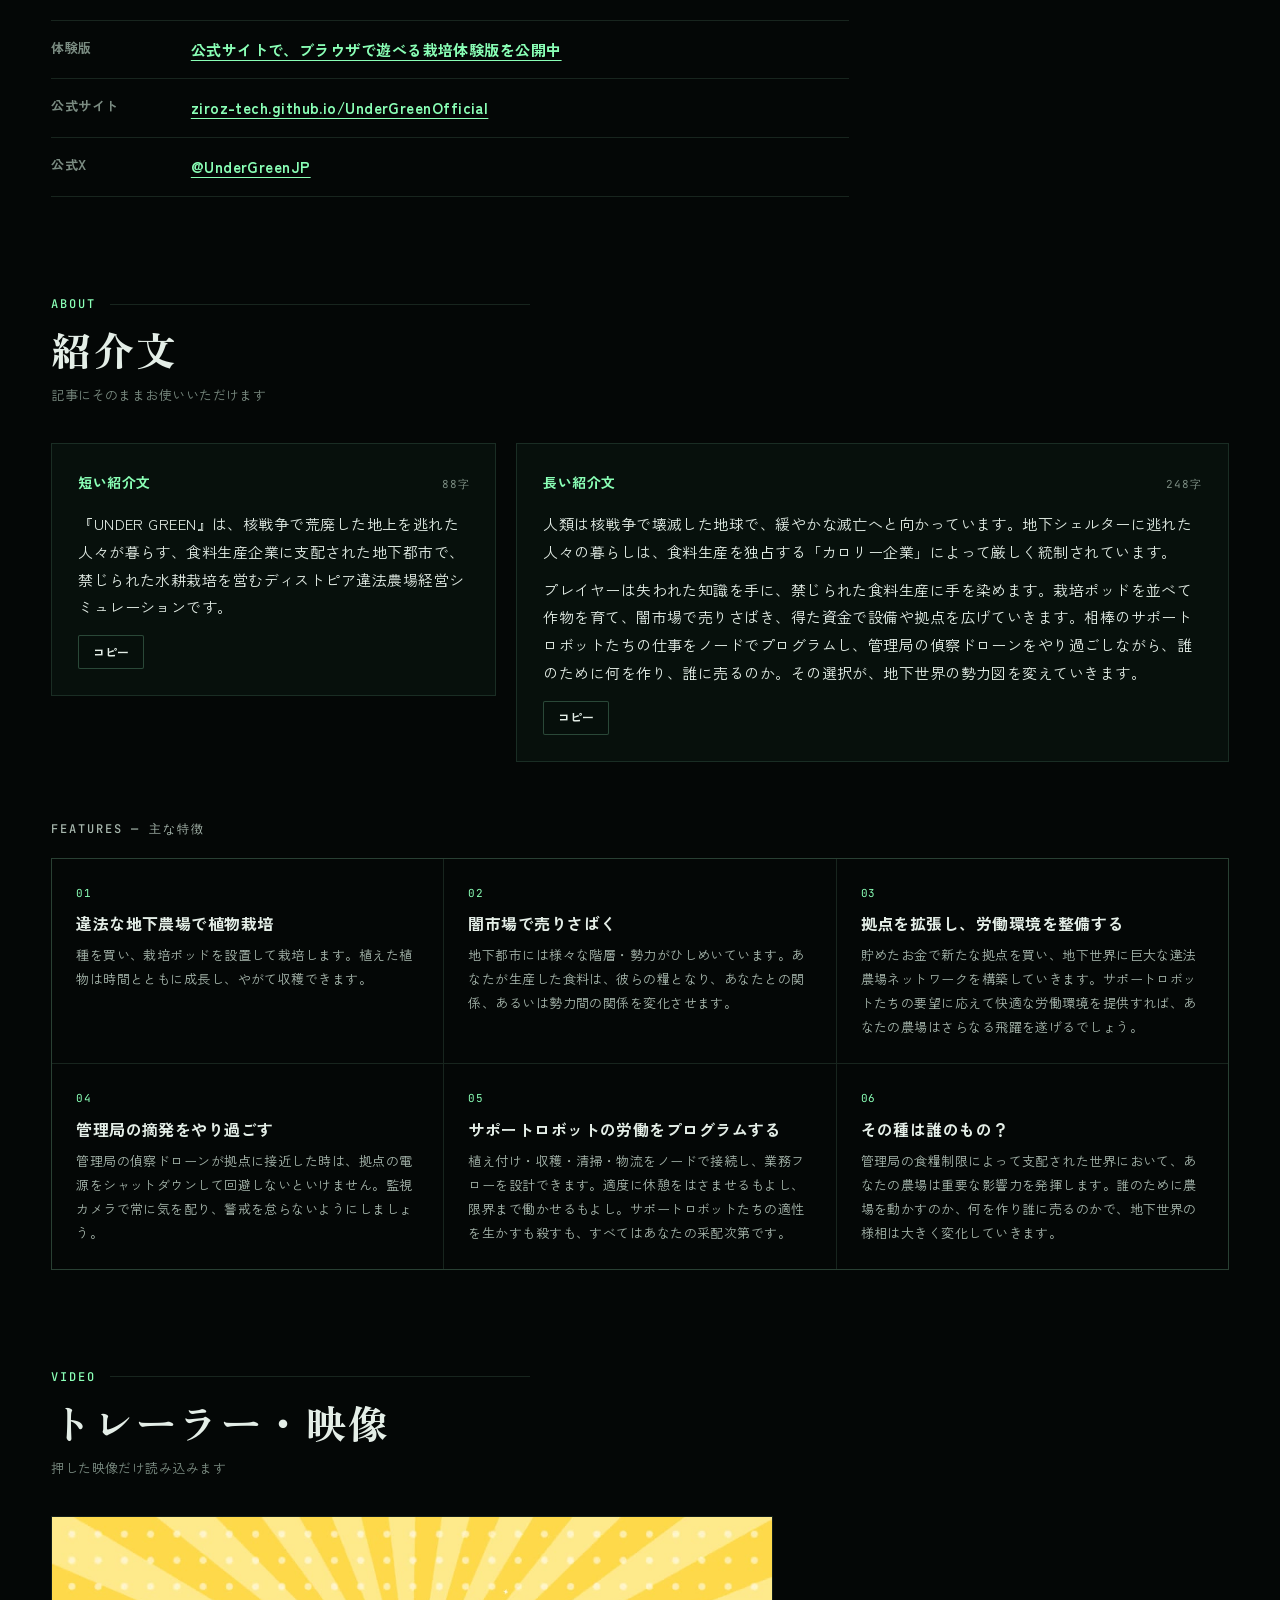
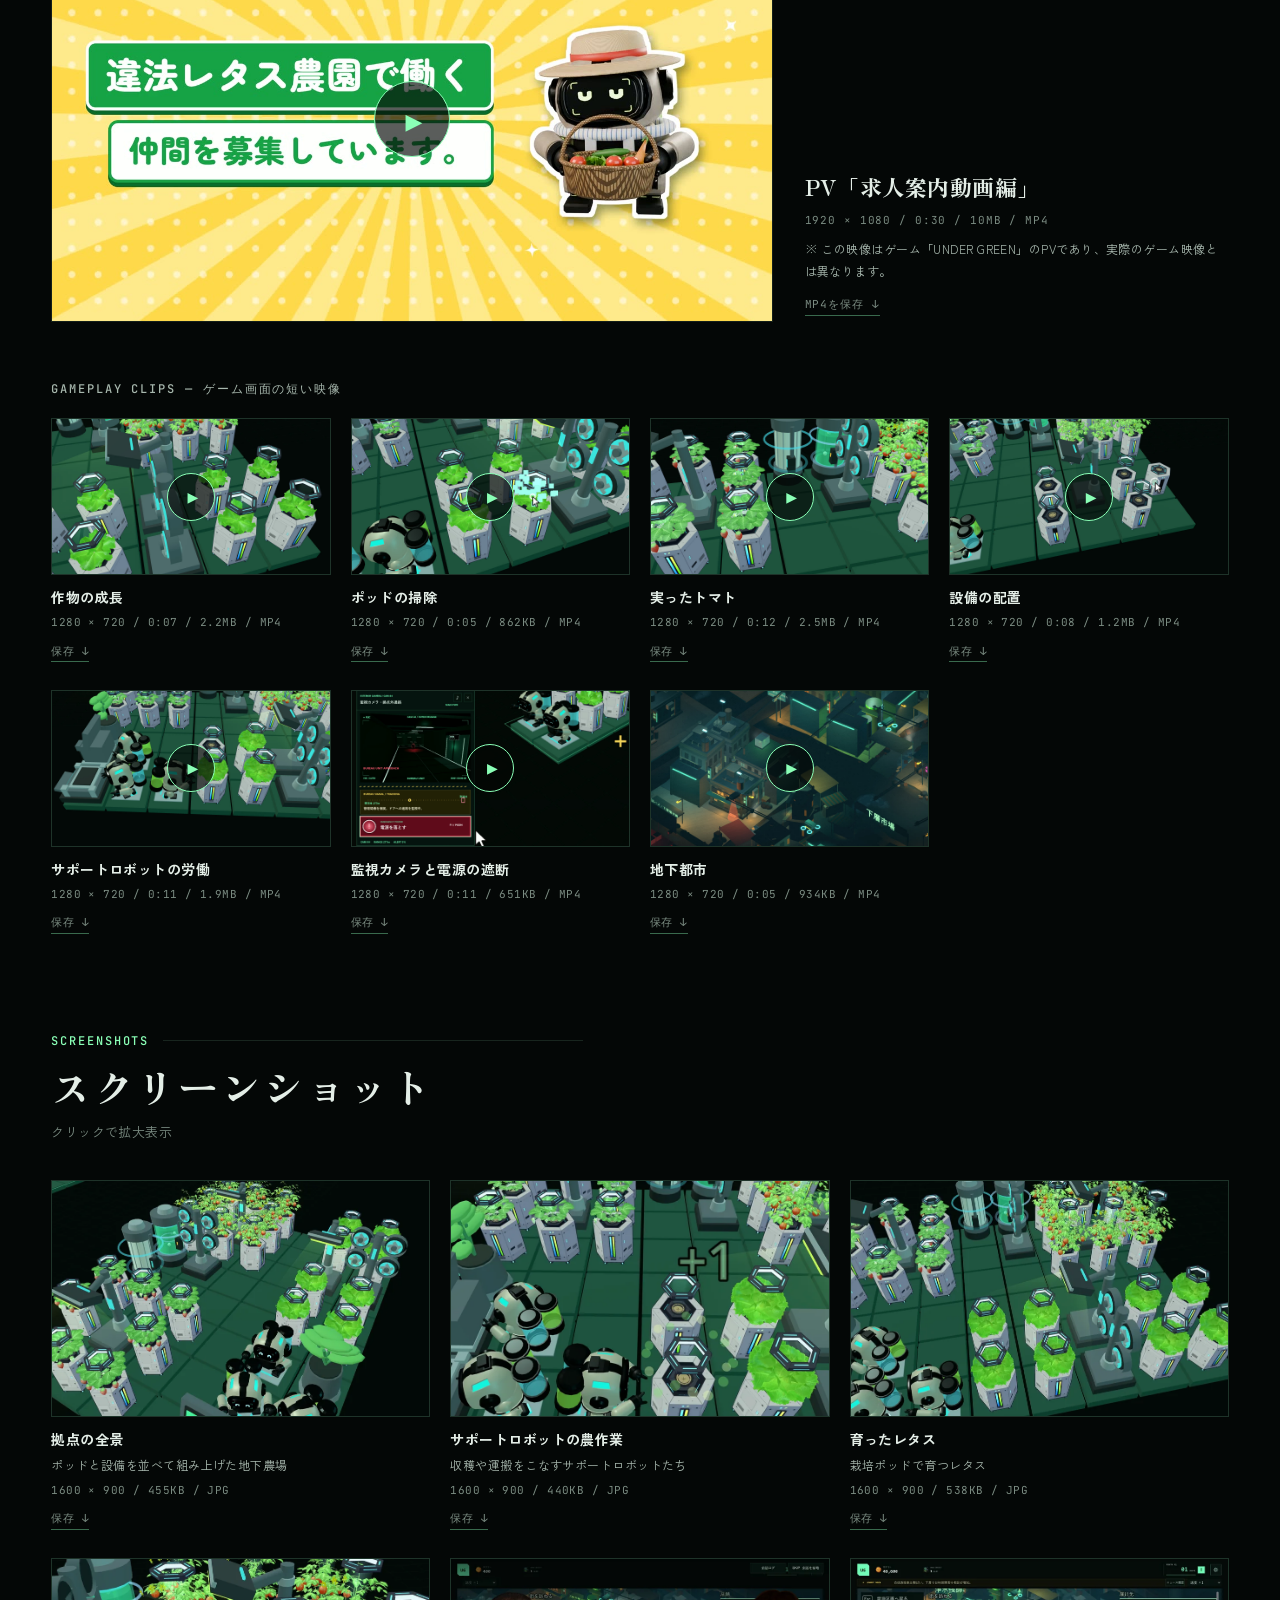
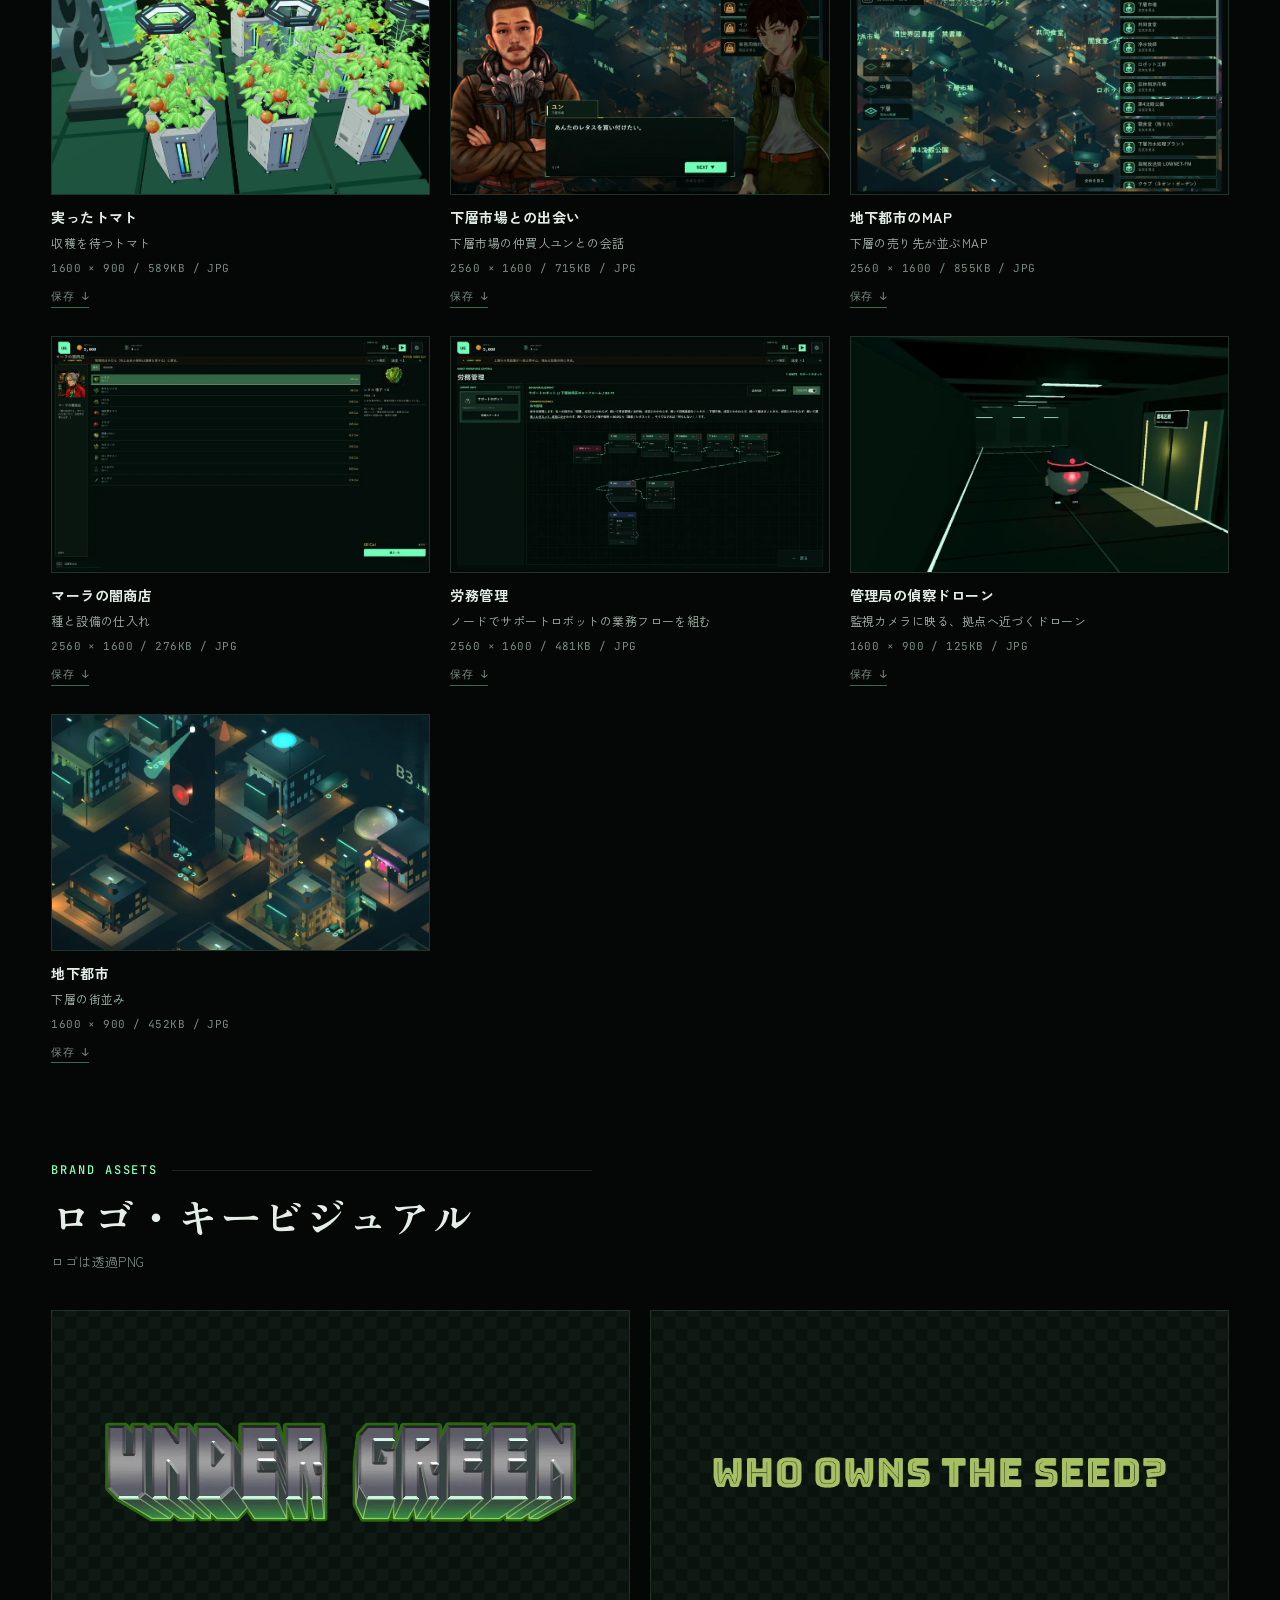
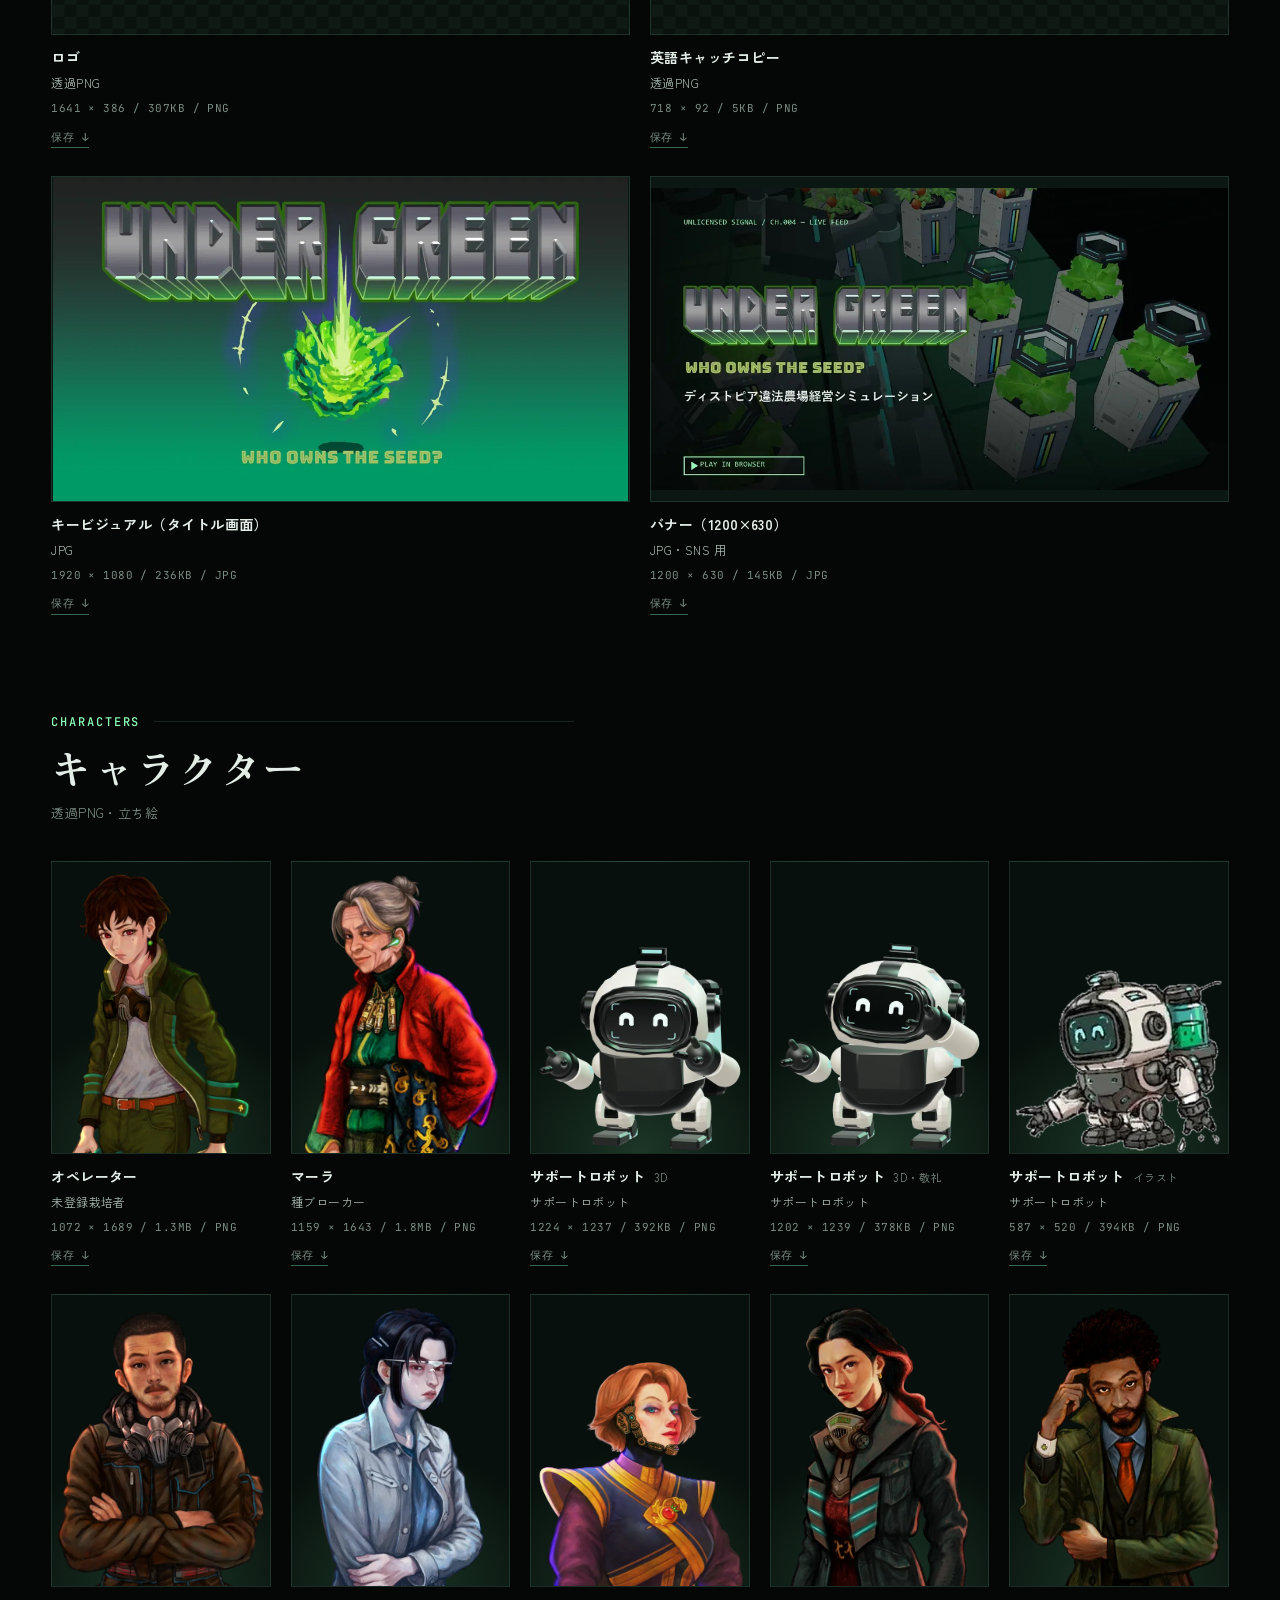
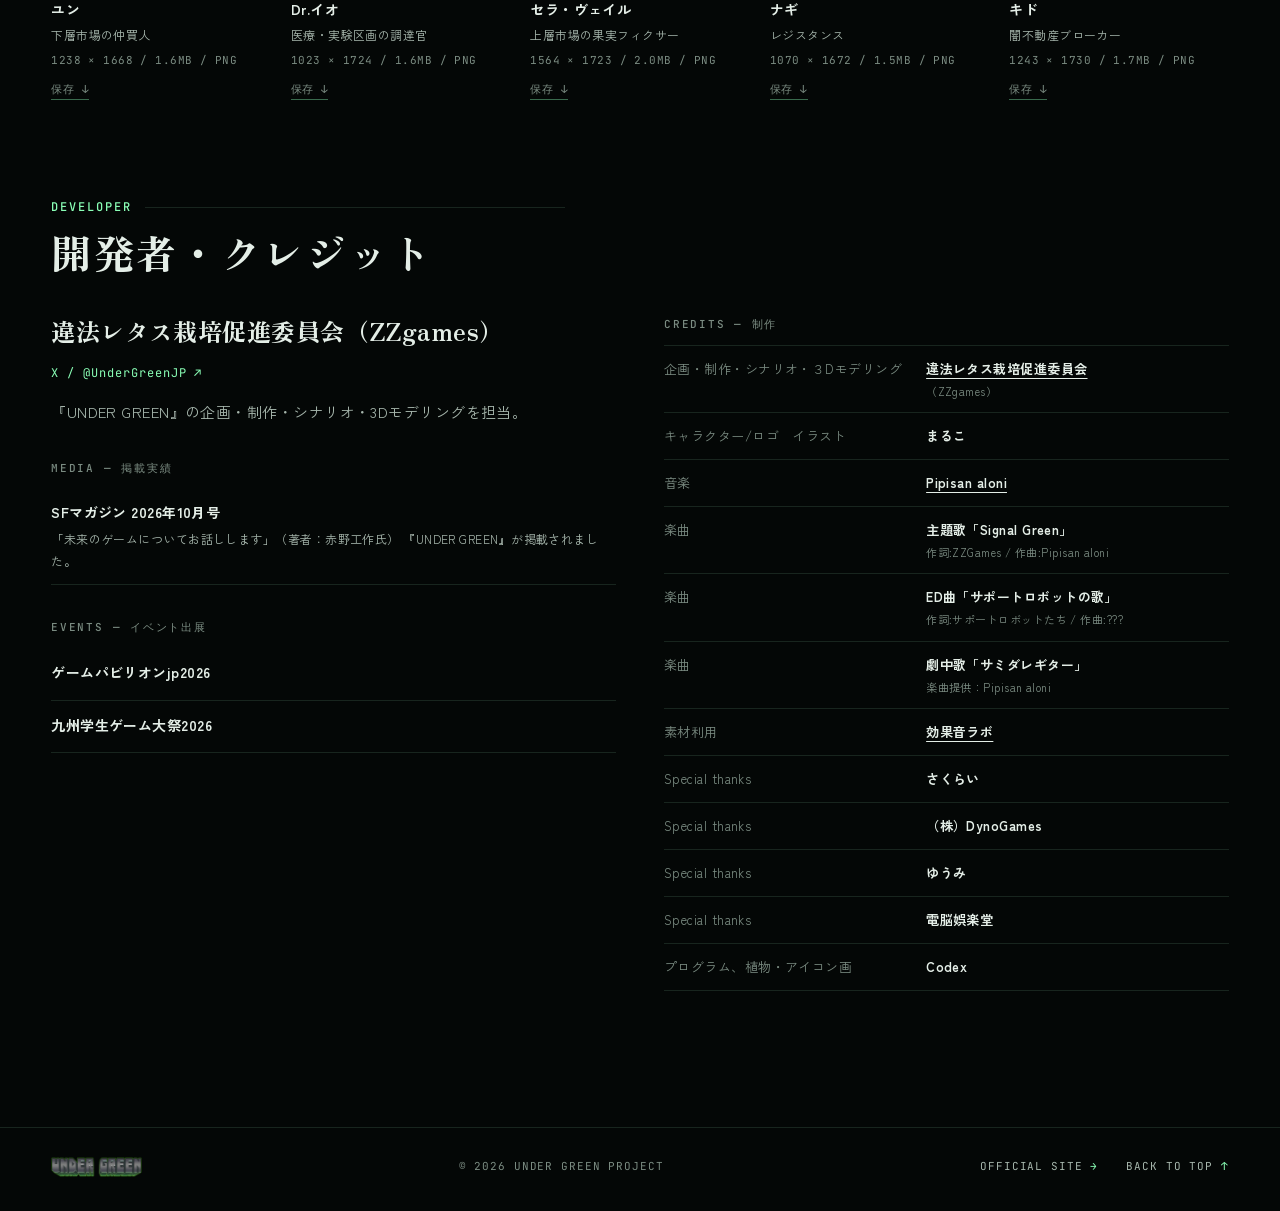
<file: press/index.html>
<!doctype html>
<html lang="ja" class="no-js">
<head>
  <!-- Google tag (gtag.js) -->
  <script async src="https://www.googletagmanager.com/gtag/js?id=G-8XQCQHVJR2"></script>
  <script>
    window.dataLayer = window.dataLayer || [];
    function gtag(){dataLayer.push(arguments);}
    gtag('js', new Date());
    gtag('config', 'G-8XQCQHVJR2');
  </script>
  <meta charset="utf-8">
  <meta name="viewport" content="width=device-width, initial-scale=1, viewport-fit=cover">
  <meta name="theme-color" content="#040706">
  <meta name="color-scheme" content="dark">
  <title>PRESS | UNDER GREEN</title>
  <meta name="description" content="ディストピア違法農場経営シミュレーション「UNDER GREEN」のプレスキット。作品概要・紹介文・スクリーンショット・ロゴ・キャラクター画像・映像をまとめています。">
  <link rel="canonical" href="https://ziroz-tech.github.io/UnderGreenOfficial/press/">
  <meta property="og:type" content="website">
  <meta property="og:site_name" content="UNDER GREEN">
  <meta property="og:locale" content="ja_JP">
  <meta property="og:title" content="UNDER GREEN | Press Kit">
  <meta property="og:description" content="ディストピア違法農場経営シミュレーション「UNDER GREEN」のプレスキット。作品概要・紹介文・画像・映像をまとめています。">
  <meta property="og:url" content="https://ziroz-tech.github.io/UnderGreenOfficial/press/">
  <meta property="og:image" content="https://ziroz-tech.github.io/UnderGreenOfficial/site/img/og.jpg">
  <meta property="og:image:width" content="1200">
  <meta property="og:image:height" content="630">
  <meta name="twitter:card" content="summary_large_image">
  <meta name="twitter:site" content="@UnderGreenJP">
  <meta name="twitter:image" content="https://ziroz-tech.github.io/UnderGreenOfficial/site/img/og.jpg">
  <link rel="icon" href="../seed.webp">
  <link rel="apple-touch-icon" href="../site/img/apple-touch-icon.png">
  <link rel="preconnect" href="https://fonts.googleapis.com">
  <link rel="preconnect" href="https://fonts.gstatic.com" crossorigin>
  <link rel="stylesheet" href="https://fonts.googleapis.com/css2?family=Big+Shoulders+Display:wght@800;900&family=JetBrains+Mono:wght@400;500&family=Zen+Kaku+Gothic+New:wght@400;700&family=Zen+Old+Mincho:wght@600;900&display=swap">
  <link rel="stylesheet" href="press.css?v=20261018c">
  <script>document.documentElement.classList.replace("no-js", "js");</script>
</head>
<body>
  <a class="skip" href="#facts">本文へ移動</a>

  <div class="cursor" aria-hidden="true"><i class="cursor__dot"></i><div class="cursor__bot"><i class="cursor__sprite"></i><b class="cursor__label"></b></div></div>

  <!-- 公式サイトと同じヘッダー（メニューは site-content.csv の header,nav 行から作る） -->
  <header class="hdr" id="hdr">
    <a class="hdr__brand" href="../" aria-label="UNDER GREEN 公式サイトのトップへ">
      <img src="../site/img/logo.webp" alt="UNDER GREEN" width="1609" height="354">
    </a>
    <nav class="hdr__nav" id="hdr-nav" aria-label="メインメニュー">
      <a href="../#world"><sup>01</sup><span class="roll"><span>STORY</span><span>物語</span></span></a>
      <a href="../#system"><sup>02</sup><span class="roll"><span>GAME</span><span>システム</span></span></a>
      <a href="../#characters"><sup>03</sup><span class="roll"><span>CHARACTERS</span><span>人物</span></span></a>
      <a href="../#play"><sup>04</sup><span class="roll"><span>PLAY</span><span>開発情報</span></span></a>
      <a href="../#media"><sup>05</sup><span class="roll"><span>MEDIA</span><span>掲載情報</span></span></a>
      <a href="../#credits"><sup>06</sup><span class="roll"><span>CREDITS</span><span>制作</span></span></a>
      <a href="../#contact"><sup>07</sup><span class="roll"><span>CONTACT</span><span>通信</span></span></a>
      <a href="./" class="is-current" aria-current="page"><sup>08</sup><span class="roll"><span>PRESS</span><span>プレス</span></span></a>
    </nav>
    <div class="hdr__tools">
      <a class="hdr__play" href="../#play" data-cursor="PLAY"><i aria-hidden="true"></i><span data-text="header.demoButton">PLAY IN BROWSER</span></a>
      <button class="hdr__menu" id="menu-toggle" type="button" aria-expanded="false" aria-controls="menu"><span class="visually-hidden">メニュー</span><i></i><i></i></button>
    </div>
  </header>

  <div class="menu" id="menu" aria-hidden="true">
    <nav class="menu__nav" id="menu-nav" aria-label="メニュー"></nav>
    <div class="menu__foot mono">
      <span>WHO OWNS THE SEED?</span>
      <a href="https://x.com/UnderGreenJP" target="_blank" rel="noopener noreferrer">X / @UnderGreenJP ↗</a>
    </div>
  </div>

  <main id="top">
    <section class="hero" aria-labelledby="hero-title">
      <div class="hero__bg" aria-hidden="true"><img src="thumbs/screenshot_01_farm.webp" alt="" width="960" height="540"></div>
      <div class="hero__body">
        <p class="sec-head__meta mono"><b id="press-number">08</b><span data-text="press.kicker">PRESS // OFFICIAL PRESS KIT</span></p>
        <h1 class="hero__title" id="hero-title" data-text="press.title">プレスキット</h1>
        <p class="hero__game"><span class="mono">UNDER GREEN</span><span data-text="hero.genre">ディストピア違法農場経営シミュレーション</span></p>
        <p class="hero__lead" data-text="press.lead">報道・メディア・配信者の皆さま向けの素材ページです。作品情報・紹介文・画像・映像をまとめています。</p>
        <div class="hero__actions">
          <a class="btn btn--primary" id="zip-hero" href="files/UNDER_GREEN_PressKit.zip" download data-cursor="SAVE">画像素材を一括保存 <small class="mono" data-zip-size></small></a>
          <a class="btn" href="#screenshots">素材を見る</a>
        </div>
      </div>
    </section>

    <nav class="localnav" id="localnav" aria-label="プレスキットの目次">
      <a href="#facts">作品概要</a>
      <a href="#about">紹介文</a>
      <a href="#video">映像</a>
      <a href="#screenshots">画像</a>
      <a href="#brand">ロゴ</a>
      <a href="#characters">キャラクター</a>
      <a href="#developer">開発者</a>
    </nav>

    <section class="sec" id="facts" aria-labelledby="facts-title">
      <header class="sec__head">
        <p class="sec-head__meta mono"><span>FACT SHEET</span></p>
        <h2 id="facts-title">作品概要</h2>
        <p class="sec__note">掲載用の基本情報</p>
      </header>
      <div class="facts">
        <dl class="facts__list" id="fact-list"></dl>
        <aside class="contact" aria-labelledby="contact-title">
          <h3 id="contact-title">連絡先・リンク</h3>
          <p data-text="press.contactLead">取材・レビュー・素材に関するお問い合わせは、公式XのDMまでお気軽にどうぞ。</p>
          <div class="contact__actions" id="contact-actions">
            <a class="btn btn--primary btn--block" id="contact-x" href="https://x.com/UnderGreenJP" target="_blank" rel="noopener">公式XでDMを送る <small class="mono">@UnderGreenJP</small></a>
            <a class="btn btn--block" id="zip-contact" href="files/UNDER_GREEN_PressKit.zip" download>画像素材一式（ZIP） <small class="mono" data-zip-size></small></a>
            <button class="btn btn--block" type="button" data-copy="press.aboutShort">紹介文をコピー</button>
            <button class="btn btn--block" type="button" id="print-facts">ファクトシートを印刷・PDF保存</button>
          </div>
          <p class="contact__usage" data-text="press.usage"></p>
        </aside>
      </div>
    </section>

    <section class="sec" id="about" aria-labelledby="about-title">
      <header class="sec__head">
        <p class="sec-head__meta mono"><span>ABOUT</span></p>
        <h2 id="about-title">紹介文</h2>
        <p class="sec__note">記事にそのままお使いいただけます</p>
      </header>
      <div class="about">
        <article class="copybox">
          <header><h3>短い紹介文</h3><span class="mono" data-count="press.aboutShort"></span></header>
          <p data-text="press.aboutShort"></p>
          <button class="btn btn--small" type="button" data-copy="press.aboutShort">コピー</button>
        </article>
        <article class="copybox">
          <header><h3>長い紹介文</h3><span class="mono" data-count="press.aboutLong"></span></header>
          <div class="copybox__long" data-text="press.aboutLong" data-paragraphs></div>
          <button class="btn btn--small" type="button" data-copy="press.aboutLong">コピー</button>
        </article>
      </div>
      <h3 class="sub mono">FEATURES — 主な特徴</h3>
      <ol class="features" id="feature-list"></ol>
    </section>

    <section class="sec" id="video" aria-labelledby="video-title">
      <header class="sec__head">
        <p class="sec-head__meta mono"><span>VIDEO</span></p>
        <h2 id="video-title">トレーラー・映像</h2>
        <p class="sec__note">押した映像だけ読み込みます</p>
      </header>
      <div class="trailer" id="trailer"></div>
      <h3 class="sub mono">GAMEPLAY CLIPS — ゲーム画面の短い映像</h3>
      <ul class="grid grid--clips" id="clip-list"></ul>
    </section>

    <section class="sec" id="screenshots" aria-labelledby="shots-title">
      <header class="sec__head">
        <p class="sec-head__meta mono"><span>SCREENSHOTS</span></p>
        <h2 id="shots-title">スクリーンショット</h2>
        <p class="sec__note">クリックで拡大表示</p>
      </header>
      <ul class="grid grid--shots" id="shot-list"></ul>
    </section>

    <section class="sec" id="brand" aria-labelledby="brand-title">
      <header class="sec__head">
        <p class="sec-head__meta mono"><span>BRAND ASSETS</span></p>
        <h2 id="brand-title">ロゴ・キービジュアル</h2>
        <p class="sec__note">ロゴは透過PNG</p>
      </header>
      <ul class="grid grid--brand" id="brand-list"></ul>
    </section>

    <section class="sec" id="characters" aria-labelledby="chara-title">
      <header class="sec__head">
        <p class="sec-head__meta mono"><span>CHARACTERS</span></p>
        <h2 id="chara-title">キャラクター</h2>
        <p class="sec__note">透過PNG・立ち絵</p>
      </header>
      <ul class="grid grid--chara" id="chara-list"></ul>
    </section>

    <section class="sec" id="developer" aria-labelledby="dev-title">
      <header class="sec__head">
        <p class="sec-head__meta mono"><span>DEVELOPER</span></p>
        <h2 id="dev-title">開発者・クレジット</h2>
      </header>
      <div class="dev">
        <div class="dev__profile">
          <h3 data-text="press.developerName">違法レタス栽培促進委員会（ZZgames）</h3>
          <a class="dev__x mono" href="https://x.com/UnderGreenJP" target="_blank" rel="noopener">X / @UnderGreenJP <i aria-hidden="true">↗</i></a>
          <p data-text="press.developerBody" data-paragraphs></p>
          <div class="dev__block" id="coverage-block" hidden>
            <h4 class="mono">MEDIA — 掲載実績</h4>
            <ul class="dev__log" id="coverage-list"></ul>
          </div>
          <div class="dev__block" id="event-block" hidden>
            <h4 class="mono">EVENTS — イベント出展</h4>
            <ul class="dev__log" id="event-list"></ul>
          </div>
        </div>
        <div class="dev__credits">
          <h4 class="mono">CREDITS — 制作</h4>
          <dl id="credit-list"></dl>
        </div>
      </div>
    </section>
  </main>

  <footer class="ftr">
    <a href="../" aria-label="UNDER GREEN 公式サイトのトップへ"><img src="../site/img/logo.webp" alt="UNDER GREEN" width="1609" height="354" loading="lazy"></a>
    <p class="mono" data-text="site.copyright">© 2026 UNDER GREEN PROJECT</p>
    <div class="ftr__links">
      <a class="mono" href="../">OFFICIAL SITE <i aria-hidden="true">→</i></a>
      <a class="ftr__top mono" href="#top">BACK TO TOP <i aria-hidden="true">↑</i></a>
    </div>
  </footer>

  <dialog class="viewer" id="viewer" aria-label="画像の拡大表示">
    <figure>
      <img id="viewer-img" alt="">
      <figcaption><b id="viewer-title"></b><span class="mono" id="viewer-meta"></span><a class="btn btn--small" id="viewer-save" download>保存</a></figcaption>
    </figure>
    <button class="viewer__nav viewer__nav--prev" type="button" id="viewer-prev" aria-label="前の画像">←</button>
    <button class="viewer__nav viewer__nav--next" type="button" id="viewer-next" aria-label="次の画像">→</button>
    <button class="viewer__close" type="button" id="viewer-close" aria-label="閉じる">×</button>
  </dialog>

  <p class="toast mono" id="toast" role="status" aria-live="polite"></p>

  <script src="press.js?v=20261018c" defer></script>
</body>
</html>
</file>
<file: site/site.css>
/* =========================================================
   UNDER GREEN — official site
   ========================================================= */

:root {
  --bg: #040706;
  --bg-2: #07100c;
  --bg-3: #0b1712;
  --line: rgba(160, 255, 200, 0.12);
  --line-2: rgba(160, 255, 200, 0.24);
  --text: #e4eee7;
  --text-2: #a7b7ad;
  --text-3: #7b8c82;
  --signal: #8affb6;
  --signal-rgb: 138 255 182;
  --leaf: #45e07a;
  --alert: #ff3d57;
  --paper: #ebe5d6;
  --ink: #141512;

  --f-display: "Big Shoulders Display", "Zen Kaku Gothic New", sans-serif;
  --f-mincho: "Zen Old Mincho", "Hiragino Mincho ProN", "Yu Mincho", serif;
  --f-sans: "Zen Kaku Gothic New", "Hiragino Sans", "Yu Gothic", system-ui, sans-serif;
  --f-mono: "JetBrains Mono", ui-monospace, "SFMono-Regular", Menlo, monospace;

  --gutter: clamp(16px, 4vw, 64px);
  --hdr-h: 76px;
  --ease: cubic-bezier(.16, 1, .3, 1);
  --ease-io: cubic-bezier(.77, 0, .18, 1);
}

*, *::before, *::after { box-sizing: border-box; }

html {
  background: var(--bg);
  color-scheme: dark;
  -webkit-text-size-adjust: 100%;
  scrollbar-color: #1d3328 var(--bg);
  scrollbar-width: thin;
}
html.lenis, html.lenis body { height: auto; }
.lenis.lenis-smooth { scroll-behavior: auto !important; }
.lenis.lenis-stopped { overflow: clip; }
.lenis [data-lenis-prevent] { overscroll-behavior: contain; }

body {
  margin: 0;
  background: var(--bg);
  color: var(--text);
  font-family: var(--f-sans);
  font-size: 16px;
  line-height: 1.9;
  letter-spacing: .03em;
  -webkit-font-smoothing: antialiased;
  -moz-osx-font-smoothing: grayscale;
  overflow-x: clip;
}
body.is-loading { overflow: hidden; overflow: clip; }

img, video, canvas, svg, iframe { display: block; max-width: 100%; }
a { color: inherit; text-decoration: none; }
button { font: inherit; color: inherit; background: none; border: 0; padding: 0; cursor: pointer; }
h1, h2, h3, p, ul, ol, dl, dd, figure { margin: 0; }
ul, ol { padding: 0; list-style: none; }
em { font-style: normal; }
h1, h2, h3, blockquote, q, .clipping__title, .playlink b, .log b, .contact__lead, .sec-head__lead { word-break: auto-phrase; }
::selection { background: var(--signal); color: #021; }
:focus-visible { outline: 2px solid var(--signal); outline-offset: 4px; }

.mono {
  font-family: var(--f-mono);
  font-size: 11px;
  font-weight: 500;
  letter-spacing: .16em;
  line-height: 1.6;
  text-transform: uppercase;
}
.visually-hidden {
  position: absolute !important;
  width: 1px; height: 1px;
  overflow: hidden; overflow: clip;
  clip: rect(0 0 0 0);
  clip-path: inset(50%);
  white-space: nowrap;
}
.skip-link {
  position: fixed;
  left: 16px; top: -60px;
  z-index: 200;
  padding: 10px 16px;
  background: var(--signal);
  color: #021;
  font-weight: 700;
  transition: top .3s var(--ease);
}
.skip-link:focus { top: 16px; }

.eyebrow { color: var(--signal); display: inline-flex; gap: 12px; align-items: center; }
.eyebrow::before { content: ""; width: 28px; height: 1px; background: currentColor; }

/* HUD frame corners */
.frame-corners { position: absolute; inset: 0; pointer-events: none; z-index: 3; }
.frame-corners::before, .frame-corners::after {
  content: "";
  position: absolute;
  width: 22px; height: 22px;
  border: 1px solid var(--signal);
}
.frame-corners::before { left: 10px; top: 10px; border-right: 0; border-bottom: 0; }
.frame-corners::after { right: 10px; bottom: 10px; border-left: 0; border-top: 0; }

/* =========================================================
   Loader
   ========================================================= */
.loader {
  position: fixed;
  inset: 0;
  z-index: 150;
  display: grid;
  grid-template-rows: auto 1fr auto;
  padding: 24px var(--gutter);
  background: #020403;
  color: var(--signal);
  transition: clip-path 1s var(--ease-io), opacity .3s linear 1s;
  clip-path: inset(0 0 0 0);
}
.loader__row { display: flex; justify-content: space-between; gap: 24px; color: rgb(var(--signal-rgb) / .7); }
.loader__core { position: relative; display: grid; place-items: center; align-content: center; gap: 26px; }
.loader__core::before {
  content: "";
  position: absolute;
  width: min(520px, 80vw);
  aspect-ratio: 1;
  border-radius: 50%;
  background: radial-gradient(circle, rgb(var(--signal-rgb) / .14), transparent 62%);
}
.loader__seed {
  position: relative;
  width: min(240px, 42vw);
  height: auto;
  opacity: .15;
  transform: scale(.35);
  filter: drop-shadow(0 0 50px rgb(var(--signal-rgb) / .4));
}
.loader__status { position: relative; color: rgb(var(--signal-rgb) / .8); }
.loader__foot { position: relative; display: flex; align-items: flex-end; justify-content: space-between; gap: 24px; padding-bottom: 18px; }
.loader__count {
  font-family: var(--f-display);
  font-weight: 900;
  font-size: clamp(88px, 15vw, 220px);
  line-height: .78;
  letter-spacing: -.01em;
  color: var(--text);
  font-variant-numeric: tabular-nums;
}
.loader__count small { font-size: .26em; margin-left: .1em; color: var(--signal); vertical-align: top; }
.loader__bar { position: absolute; left: 0; right: 0; bottom: 0; height: 1px; background: rgb(var(--signal-rgb) / .16); overflow: hidden; overflow: clip; }
.loader__bar i { position: absolute; inset: 0 auto 0 0; width: 0; background: var(--signal); box-shadow: 0 0 12px var(--signal); }
.loader__skip { padding: 9px 16px; border: 1px solid rgb(var(--signal-rgb) / .35); color: var(--signal); }
.loader__skip:hover { background: var(--signal); color: #021; }
.loader.is-done { clip-path: inset(50% 0 50% 0); opacity: 0; pointer-events: none; }
.loader.is-done .loader__core, .loader.is-done .loader__foot, .loader.is-done .loader__row { opacity: 0; transition: opacity .3s; }
.no-js .loader { display: none; }

/* grain + cursor */
.grain {
  position: fixed;
  inset: -100%;
  z-index: 120;
  pointer-events: none;
  background: url("img/noise.png") repeat;
  opacity: .07;
  animation: grain 1.2s steps(6) infinite;
}
@keyframes grain {
  0% { transform: translate(0, 0); }
  20% { transform: translate(-6%, 4%); }
  40% { transform: translate(5%, -7%); }
  60% { transform: translate(-3%, 8%); }
  80% { transform: translate(7%, 2%); }
  100% { transform: translate(0, 0); }
}

.cursor { display: none; }
.has-cursor .cursor { display: block; position: fixed; inset: 0; z-index: 130; pointer-events: none; }
.has-cursor, .has-cursor a, .has-cursor button, .has-cursor [data-cursor] { cursor: none; }
.cursor__dot { position: fixed; left: 0; top: 0; width: 6px; height: 6px; margin: -3px 0 0 -3px; border-radius: 50%; background: var(--signal); will-change: transform; transition: width .25s var(--ease), height .25s var(--ease), margin .25s var(--ease); }
.cursor.is-hover .cursor__dot, .cursor.is-label .cursor__dot { width: 10px; height: 10px; margin: -5px 0 0 -5px; }
/* ポインターについてくるドット絵のサポートロボット（表情は cursor-bot.png の 5 コマ） */
.cursor__bot { position: fixed; left: 0; top: 0; width: 63px; height: 60px; will-change: transform; transition: opacity .3s; }
.cursor__sprite {
  position: absolute;
  inset: 0;
  background: url("img/cursor-bot.png") 0 0 / 315px 60px no-repeat;
  image-rendering: pixelated;
  filter: drop-shadow(0 0 6px rgb(var(--signal-rgb) / .3));
  transform: scaleX(var(--flip, 1));
  transition: transform .25s steps(2);
}
.cursor__label {
  position: absolute;
  left: 50%;
  top: -16px;
  padding: 4px 7px 3px;
  background: var(--signal);
  color: #021;
  font: 500 10px/1 var(--f-mono);
  letter-spacing: .16em;
  white-space: nowrap;
  box-shadow: 2px 2px 0 #021;
  transform: translate(-50%, 4px);
  opacity: 0;
  transition: opacity .2s, transform .25s var(--ease);
}
.cursor.is-label .cursor__label { opacity: 1; transform: translate(-50%, 0); }
.cursor.is-hidden { opacity: 0; }

/* =========================================================
   Header
   ========================================================= */
.hdr {
  position: fixed;
  inset: 0 0 auto;
  z-index: 50;
  height: var(--hdr-h);
  display: grid;
  grid-template-columns: auto 1fr auto;
  align-items: center;
  gap: 24px;
  padding: 0 var(--gutter);
  transition: transform .7s var(--ease), background .5s;
}
.hdr::before {
  content: "";
  position: absolute;
  inset: 0;
  z-index: -1;
  background: linear-gradient(to bottom, rgba(4, 7, 6, .82), rgba(4, 7, 6, 0));
  opacity: 0;
  transition: opacity .5s;
}
.hdr.is-solid::before { opacity: 1; }
.hdr.is-hidden { transform: translateY(-110%); }
.hdr__brand img { height: 26px; width: auto; max-width: none; }
.hdr__nav { display: flex; justify-content: center; gap: clamp(14px, 2.2vw, 36px); }
.hdr__nav a {
  position: relative;
  display: flex;
  align-items: flex-start;
  gap: 4px;
  font-family: var(--f-display);
  font-weight: 800;
  font-size: 15px;
  letter-spacing: .1em;
  color: var(--text-2);
  transition: color .3s;
}
.hdr__nav sup { font: 500 9px/1 var(--f-mono); color: var(--text-3); margin-top: 2px; }
.hdr__nav a:hover, .hdr__nav a.is-current { color: var(--text); }
.hdr__nav a.is-current sup { color: var(--signal); }
.hdr__nav a::after {
  content: "";
  position: absolute;
  left: 0; right: 0; bottom: -8px;
  height: 1px;
  background: var(--signal);
  transform: scaleX(0);
  transform-origin: right;
  transition: transform .5s var(--ease);
}
.hdr__nav a.is-current::after { transform: scaleX(1); transform-origin: left; }

.roll { display: inline-grid; overflow: hidden; overflow: clip; height: 1.25em; line-height: 1.25; }
.roll > span { grid-area: 1 / 1; transition: transform .55s var(--ease); white-space: nowrap; }
.roll > span + span { transform: translateY(105%); font-family: var(--f-sans); font-weight: 700; font-size: .86em; letter-spacing: .12em; color: var(--signal); }
a:hover .roll > span:first-child, button:hover .roll > span:first-child { transform: translateY(-105%); }
a:hover .roll > span + span, button:hover .roll > span + span { transform: translateY(0); }

.hdr__tools { display: flex; align-items: center; gap: 10px; white-space: nowrap; }
.sound { display: flex; align-items: center; gap: 10px; height: 38px; padding: 0 12px; border: 1px solid var(--line-2); color: var(--text-2); transition: border-color .3s, color .3s; }
.sound:hover { border-color: var(--signal); color: var(--text); }
.sound__bars { display: flex; align-items: flex-end; gap: 2px; height: 12px; }
.sound__bars i { width: 2px; height: 3px; background: currentColor; transition: height .3s; }
.sound[aria-pressed="true"] { color: var(--signal); }
.sound[aria-pressed="true"] .sound__bars i { animation: eq 1s ease-in-out infinite; }
.sound[aria-pressed="true"] .sound__bars i:nth-child(2) { animation-delay: -.3s; }
.sound[aria-pressed="true"] .sound__bars i:nth-child(3) { animation-delay: -.6s; }
.sound[aria-pressed="true"] .sound__bars i:nth-child(4) { animation-delay: -.15s; }
@keyframes eq { 0%, 100% { height: 3px; } 50% { height: 12px; } }
.sound__label b { color: inherit; font-weight: 500; }

.hdr__play {
  display: flex;
  align-items: center;
  gap: 10px;
  height: 38px;
  padding: 0 16px;
  background: var(--signal);
  color: #021;
  font: 800 13px/1 var(--f-display);
  letter-spacing: .14em;
  transition: background .3s, transform .3s;
}
.hdr__play i { width: 0; height: 0; border-left: 7px solid currentColor; border-top: 4.5px solid transparent; border-bottom: 4.5px solid transparent; }
.hdr__play:hover { background: #fff; }
.hdr__menu { display: none; width: 42px; height: 38px; border: 1px solid var(--line-2); position: relative; }
.hdr__menu i { position: absolute; left: 12px; right: 12px; height: 1px; background: var(--text); transition: transform .5s var(--ease), top .5s var(--ease); }
.hdr__menu i:first-of-type { top: 15px; }
.hdr__menu i:last-of-type { top: 22px; }
.hdr__menu[aria-expanded="true"] i:first-of-type { top: 18px; transform: rotate(45deg); }
.hdr__menu[aria-expanded="true"] i:last-of-type { top: 18px; transform: rotate(-45deg); }

.menu {
  position: fixed;
  inset: 0;
  z-index: 45;
  display: flex;
  flex-direction: column;
  justify-content: space-between;
  padding: calc(var(--hdr-h) + 24px) var(--gutter) 28px;
  background: rgba(3, 6, 5, .97);
  clip-path: inset(0 0 100% 0);
  transition: clip-path .8s var(--ease-io);
  visibility: hidden;
}
.menu.is-open { clip-path: inset(0 0 0 0); visibility: visible; }
.menu__nav { display: grid; gap: 4px; }
.menu__nav a {
  display: flex;
  align-items: baseline;
  gap: 14px;
  padding: 6px 0;
  border-bottom: 1px solid var(--line);
  font: 900 clamp(34px, 9vw, 64px)/1.05 var(--f-display);
  letter-spacing: .02em;
  opacity: 0;
  transform: translateY(30px);
  transition: opacity .5s, transform .7s var(--ease);
}
.menu__nav a small { font: 500 11px/1 var(--f-mono); color: var(--signal); letter-spacing: .16em; }
.menu__nav a span { font: 700 13px/1 var(--f-sans); color: var(--text-3); margin-left: auto; }
.menu.is-open .menu__nav a { opacity: 1; transform: none; }
.menu__foot { display: flex; justify-content: space-between; gap: 12px; color: var(--text-3); flex-wrap: wrap; }
.menu__foot a { color: var(--signal); }

/* depth gauge */
.depth {
  position: fixed;
  right: 18px;
  top: 50%;
  z-index: 40;
  display: flex;
  flex-direction: column;
  align-items: center;
  gap: 12px;
  transform: translateY(-50%);
  color: var(--text-3);
  font: 500 10px/1 var(--f-mono);
  letter-spacing: .14em;
  transition: opacity .6s;
}
.depth__value { writing-mode: vertical-rl; color: var(--text-2); font-variant-numeric: tabular-nums; }
.depth__value b { color: var(--signal); font-weight: 500; }
.depth__value b::before { content: "-"; }
.depth__track { width: 1px; height: 22vh; background: var(--line-2); position: relative; }
.depth__track i { position: absolute; left: -1px; top: 0; width: 3px; height: 100%; background: var(--signal); transform-origin: top; transform: scaleY(0); box-shadow: 0 0 10px var(--signal); }
.depth__label { writing-mode: vertical-rl; white-space: nowrap; }
.is-playing .depth, .at-top .depth { opacity: 0; }

/* =========================================================
   Buttons
   ========================================================= */
.btn {
  position: relative;
  display: inline-flex;
  align-items: center;
  gap: 18px;
  min-height: 64px;
  padding: 10px 14px 10px 24px;
  border: 1px solid var(--line-2);
  overflow: hidden; overflow: clip;
  isolation: isolate;
  transition: border-color .4s, color .4s;
}
.btn__fill { position: absolute; inset: 0; z-index: -1; background: var(--signal); transform: scaleY(0); transform-origin: bottom; transition: transform .6s var(--ease); }
.btn:hover .btn__fill { transform: scaleY(1); }
.btn:hover { color: #021; border-color: var(--signal); }
.btn__text { display: grid; gap: 2px; text-align: left; }
.btn__text b { font-size: 17px; font-weight: 700; letter-spacing: .08em; line-height: 1.4; }
.btn__text small { font-size: 10px; opacity: .7; }
.btn__icon { display: grid; place-items: center; width: 42px; height: 42px; border-radius: 50%; background: #021; color: var(--signal); transition: transform .6s var(--ease); }
.btn__icon svg { width: 14px; height: 14px; fill: currentColor; margin-left: 2px; }
.btn--primary { background: var(--signal); color: #021; border-color: var(--signal); }
.btn--primary .btn__fill { background: #fff; }
.btn--primary:hover .btn__icon { transform: rotate(-90deg) scale(1.08); }
.btn--ghost { padding-right: 24px; background: rgba(4, 7, 6, .35); backdrop-filter: blur(6px); -webkit-backdrop-filter: blur(6px); }

/* =========================================================
   HERO — live demo stage
   ========================================================= */
.hero {
  position: relative;
  height: 100vh;
  height: 100svh;
  min-height: 600px;
  overflow: hidden; overflow: clip;
  isolation: isolate;
  background: #020604;
}
.stage { position: absolute; inset: 0; z-index: 0; }
@media (hover: hover) and (pointer: fine) { .stage { cursor: pointer; } }
.is-playing .stage { cursor: auto; }
.stage__frame-wrap {
  position: absolute;
  inset: 0;
  transform: translate3d(22vw, 3vh, 0);
  transition: transform 1.6s var(--ease-io), filter 1.2s;
  filter: saturate(.9) brightness(.92);
}
.stage__frame-wrap iframe { width: 100%; height: 100%; border: 0; background: #020604; }
.stage__loading {
  position: absolute;
  left: 58%; top: 50%;
  display: grid;
  justify-items: center;
  gap: 18px;
  transform: translate(-50%, -50%);
  color: var(--signal);
  transition: opacity .8s;
}
.stage__loading i { width: 56px; height: 56px; border: 1px solid rgb(var(--signal-rgb) / .25); border-top-color: var(--signal); border-radius: 50%; animation: spin 1s linear infinite; }
.stage__loading.is-hidden { opacity: 0; pointer-events: none; }
@keyframes spin { to { transform: rotate(360deg); } }
.stage__local { position: absolute; right: var(--gutter); bottom: 120px; max-width: 360px; padding: 18px; border: 1px solid var(--alert); background: rgba(20, 4, 6, .85); font-size: 13px; z-index: 5; }
.stage__local strong { color: var(--alert); display: block; margin-bottom: 6px; }

.hero__veil {
  position: absolute;
  inset: 0;
  z-index: 1;
  pointer-events: none;
  background:
    linear-gradient(90deg, rgba(3, 6, 5, .96) 0%, rgba(3, 6, 5, .86) 28%, rgba(3, 6, 5, .35) 46%, rgba(3, 6, 5, 0) 62%),
    linear-gradient(to bottom, rgba(3, 6, 5, .7) 0%, rgba(3, 6, 5, 0) 22%, rgba(3, 6, 5, 0) 70%, var(--bg) 100%);
  transition: opacity 1.2s;
}
.hero__scan {
  position: absolute;
  inset: 0;
  z-index: 1;
  pointer-events: none;
  background: repeating-linear-gradient(to bottom, rgba(0, 0, 0, .18) 0 1px, transparent 1px 3px);
  mix-blend-mode: multiply;
  opacity: .5;
  transition: opacity 1s;
}
.hero__hud {
  position: absolute;
  top: calc(var(--hdr-h) + 14px);
  right: var(--gutter);
  z-index: 2;
  display: flex;
  gap: 18px;
  color: var(--text-2);
  transition: opacity .6s;
}
.hero__rec { display: inline-flex; align-items: center; gap: 8px; color: var(--alert); }
.hero__rec i, .screen__rec i { width: 7px; height: 7px; border-radius: 50%; background: currentColor; animation: blink 1.4s steps(2) infinite; }
@keyframes blink { 50% { opacity: .15; } }

.hero__ui {
  position: absolute;
  z-index: 3;
  left: var(--gutter);
  top: 50%;
  width: min(700px, 38vw);
  transform: translateY(-46%);
  display: grid;
  gap: 22px;
  transition: opacity .8s var(--ease), transform 1.2s var(--ease-io), visibility 0s;
}
.hero__kicker { color: var(--signal); display: flex; align-items: center; gap: 12px; }
.hero__kicker::before { content: ""; width: 28px; height: 1px; background: currentColor; }
.hero__logo img { width: 100%; height: auto; filter: drop-shadow(0 18px 40px rgba(0, 0, 0, .6)); }
.hero__tag { display: flex; flex-wrap: wrap; align-items: baseline; gap: 6px 18px; }
.hero__tag-en { font: 800 clamp(16px, 1.6vw, 22px)/1.2 var(--f-display); letter-spacing: .32em; color: var(--signal); }
.hero__tag-ja { font: 600 clamp(18px, 1.7vw, 24px)/1.4 var(--f-mincho); letter-spacing: .12em; }
.hero__genre { display: grid; gap: 4px; color: var(--text-2); font-size: 14px; letter-spacing: .12em; }
.hero__genre .mono { color: var(--text-3); }
.hero__ctas { display: flex; flex-wrap: wrap; gap: 12px; margin-top: 6px; }
.hero__live { display: flex; align-items: center; gap: 10px; color: var(--text-3); }
.hero__live i { width: 6px; height: 6px; border-radius: 50%; background: var(--signal); box-shadow: 0 0 0 0 rgb(var(--signal-rgb) / .6); animation: ping 2s infinite; }
@keyframes ping { 0% { box-shadow: 0 0 0 0 rgb(var(--signal-rgb) / .6); } 80%, 100% { box-shadow: 0 0 0 10px rgb(var(--signal-rgb) / 0); } }

.hero__scroll {
  position: absolute;
  z-index: 3;
  left: 50%;
  bottom: 22px;
  display: grid;
  justify-items: center;
  gap: 10px;
  color: var(--text-3);
  transform: translateX(-50%);
  transition: opacity .6s;
}
.hero__scroll i { width: 1px; height: 44px; background: linear-gradient(var(--signal), transparent); transform-origin: top; animation: drip 2.2s var(--ease-io) infinite; }
@keyframes drip { 0% { transform: scaleY(0); } 45% { transform: scaleY(1); transform-origin: top; } 55% { transform: scaleY(1); transform-origin: bottom; } 100% { transform: scaleY(0); transform-origin: bottom; } }

/* hero intro choreography (after loader) */
.js .hero__ui > *, .js .hero__hud, .js .hero__scroll { opacity: 0; transform: translateY(26px); }
.js .hero__logo { opacity: 0; transform: none; filter: blur(14px); clip-path: inset(0 100% 0 0); }
.is-ready .hero__ui > * { opacity: 1; transform: none; transition: opacity 1s var(--ease), transform 1.2s var(--ease); }
.is-ready .hero__logo { opacity: 1; filter: blur(0); clip-path: inset(0 0 0 0); transition: clip-path 1.4s var(--ease-io) .15s, filter 1.4s var(--ease) .15s, opacity .3s .15s; }
.is-ready .hero__ui > :nth-child(1) { transition-delay: .05s; }
.is-ready .hero__ui > :nth-child(3) { transition-delay: .7s; }
.is-ready .hero__ui > :nth-child(4) { transition-delay: .82s; }
.is-ready .hero__ui > :nth-child(5) { transition-delay: .94s; }
.is-ready .hero__ui > :nth-child(6) { transition-delay: 1.06s; }
.is-ready .hero__hud, .is-ready .hero__scroll { opacity: 1; transform: none; transition: opacity 1s 1.2s, transform 1s var(--ease) 1.2s; }
.is-ready .hero__scroll { transform: translateX(-50%); }

/* play mode */
.play-ui { position: fixed; inset: 0; z-index: 62; pointer-events: none; visibility: hidden; }
.play-ui__top { position: absolute; left: 20px; top: 20px; display: flex; flex-wrap: wrap; align-items: center; gap: 10px; }
.play-ui__title {
  padding: 10px 16px 10px 14px;
  border: 1px solid var(--line-2);
  border-left: 3px solid var(--signal);
  background: rgba(3, 8, 6, .82);
  font: 700 clamp(15px, 1.6vw, 20px)/1.2 var(--f-sans);
  letter-spacing: .08em;
}
.play-ui__exit {
  pointer-events: auto;
  display: inline-flex;
  align-items: center;
  gap: 10px;
  height: 44px;
  padding: 0 16px;
  background: var(--signal);
  color: #021;
  font-weight: 700;
  font-size: 14px;
  letter-spacing: .08em;
  transition: background .3s;
}
.play-ui__exit small { font-size: 9px; opacity: .65; }
.play-ui__exit i { font-style: normal; animation: bob 1.6s ease-in-out infinite; }
.play-ui__exit:hover { background: #fff; }
@keyframes bob { 50% { transform: translateY(3px); } }
.play-ui__guide {
  position: absolute;
  left: 20px;
  bottom: 20px;
  max-width: min(560px, calc(100vw - 240px));
  padding: 14px 18px;
  border: 1px solid var(--line-2);
  background: rgba(3, 8, 6, .84);
  font-size: 13px;
  line-height: 1.7;
}
.play-ui__guide strong { display: block; color: var(--signal); margin-bottom: 8px; }
.play-ui__guide ol { display: grid; gap: 4px; counter-reset: g; }
.play-ui__guide li { display: grid; grid-template-columns: 74px 1fr; gap: 10px; color: var(--text-2); }
.play-ui__guide li b { color: var(--text); font-weight: 700; }
.play-ui__guide li b::before { counter-increment: g; content: "0" counter(g) " "; font: 500 10px/1 var(--f-mono); color: var(--signal); }
.play-ui > * { opacity: 0; transform: translateY(-12px); transition: opacity .5s, transform .7s var(--ease); }
.play-ui .play-ui__guide { transform: translateY(12px); }

.js .stage { opacity: 0; }
.is-ready .stage { animation: power-on 2.4s steps(1, end) .1s both; }
@keyframes power-on {
  0% { opacity: 0; }
  8% { opacity: .55; }
  11% { opacity: .1; }
  19% { opacity: .8; }
  23% { opacity: .3; }
  34%, 100% { opacity: 1; }
}
.boot-sweep { position: fixed; inset: 0; z-index: 70; pointer-events: none; visibility: hidden; }
.boot-sweep::before { content: ""; position: absolute; left: 0; right: 0; top: 0; height: 2px; background: var(--signal); box-shadow: 0 0 24px 6px rgb(var(--signal-rgb) / .55); }
.boot-sweep::after { content: ""; position: absolute; inset: 0; background: linear-gradient(to bottom, rgb(var(--signal-rgb) / .14), transparent 30%); }
.boot-sweep.is-on { visibility: visible; animation: sweep 1s var(--ease-io) both; }
.boot-sweep.is-on::before { animation: sweep-line 1s var(--ease-io) both; }
@keyframes sweep { 0% { opacity: 1; } 80% { opacity: 1; } 100% { opacity: 0; } }
@keyframes sweep-line { from { transform: translateY(0); } to { transform: translateY(100vh); } }
.is-playing .stage { position: fixed; inset: 0; z-index: 60; }
.is-playing .stage__frame-wrap { transform: none; filter: none; }
.is-playing .hero__veil, .is-playing .hero__scan { opacity: 0; }
.is-playing .hero__ui { opacity: 0; visibility: hidden; transform: translate(-40px, -46%); transition: opacity .5s, transform .8s var(--ease-io), visibility 0s .8s; }
.is-playing .hero__hud, .is-playing .hero__scroll { opacity: 0 !important; }
.is-playing .hdr { transform: translateY(-110%); }
.is-playing .play-ui { visibility: visible; }
.is-playing .play-ui > * { opacity: 1; transform: none; transition-delay: .9s; }
.is-playing .grain { opacity: 0; }

/* =========================================================
   Section scaffolding
   ========================================================= */
.sec-head { padding: 0 var(--gutter); }
.sec-head__meta { display: flex; align-items: center; gap: 14px; color: var(--signal); }
.sec-head__meta b { font: 900 15px/1 var(--f-display); letter-spacing: .06em; color: var(--text); }
.sec-head__meta::after { content: ""; flex: 1; height: 1px; background: var(--line); max-width: 420px; }
.sec-head__title {
  margin-top: .45em;
  font: 900 clamp(38px, 6.4vw, 104px)/1.12 var(--f-mincho);
  letter-spacing: -.01em;
  font-feature-settings: "palt" 1;
}
.sec-head__title em, .trailer__title em { display: block; color: var(--signal); }
.sec-head__title--long { font-size: clamp(30px, 4.4vw, 70px); }
.sec-head--row { display: flex; justify-content: space-between; align-items: flex-end; gap: 32px; flex-wrap: wrap; }
.sec-head--row > div { flex: 1 1 560px; }
.sec-head__lead { max-width: 320px; color: var(--text-2); font: 600 17px/1.8 var(--f-mincho); }

/* split text + reveal */
.split-w { display: inline-block; white-space: nowrap; }
.split-c { display: inline-block; white-space: pre; }
.pw { white-space: nowrap; }
.js [data-split] .split-c { opacity: 0; transform: translateY(.45em) rotate(4deg); filter: blur(8px); }
.js [data-split].is-in .split-c {
  opacity: 1;
  transform: none;
  filter: blur(0);
  transition: opacity .9s var(--ease), transform 1.1s var(--ease), filter .9s var(--ease);
  transition-delay: calc(var(--i, 0) * 32ms);
}
.js [data-rv] { opacity: 0; transform: translateY(36px); }
.js [data-rv].is-in { opacity: 1; transform: none; transition: opacity 1s var(--ease), transform 1.2s var(--ease); transition-delay: var(--d, 0s); }

/* =========================================================
   Trailer
   ========================================================= */
.trailer {
  position: relative;
  display: grid;
  grid-template-columns: minmax(0, 1fr) minmax(0, 720px);
  grid-template-areas: "head player" "note player";
  align-items: center;
  column-gap: clamp(32px, 5vw, 88px);
  row-gap: 16px;
  padding: clamp(90px, 11vw, 160px) var(--gutter);
  border-top: 1px solid var(--line);
}
.trailer__head { grid-area: head; display: grid; gap: 18px; align-self: end; }
.trailer__title { font: 900 clamp(26px, 2.9vw, 44px)/1.35 var(--f-mincho); letter-spacing: -.01em; font-feature-settings: "palt" 1; }
.trailer__title em { display: block; }
.trailer__slot { grid-area: player; width: 100%; aspect-ratio: 16 / 9; }
.trailer__player {
  width: 100%;
  height: 100%;
  position: relative;
  aspect-ratio: 16 / 9;
  background: #000;
  overflow: hidden; overflow: clip;
  clip-path: inset(0 0 0 0 round 2px);
}
.js .trailer__player { clip-path: inset(12% 8% 12% 8%); transition: clip-path 1.6s var(--ease-io); }
.js .trailer__player.is-in { clip-path: inset(0 0 0 0); }
.trailer__player video { width: 100%; height: 100%; object-fit: cover; }
.trailer__play {
  position: absolute;
  left: 50%; top: 50%;
  width: clamp(68px, 6.5vw, 104px);
  aspect-ratio: 1;
  display: grid;
  place-items: center;
  border-radius: 50%;
  background: var(--signal);
  color: #021;
  transform: translate(-50%, -50%);
  transition: transform .6s var(--ease), opacity .4s;
  z-index: 2;
}
.trailer__play svg { width: 28%; fill: currentColor; margin-left: 6%; }
.trailer__play-ring { position: absolute; inset: -14px; border: 1px solid rgb(var(--signal-rgb) / .6); border-radius: 50%; animation: ring 2.4s var(--ease) infinite; }
@keyframes ring { 0% { transform: scale(.85); opacity: 1; } 100% { transform: scale(1.35); opacity: 0; } }
.trailer__player:hover .trailer__play { transform: translate(-50%, -50%) scale(1.08); }
.trailer__player.is-playing .trailer__play, .trailer__player.is-playing .trailer__meta { opacity: 0; pointer-events: none; }
.trailer__meta { position: absolute; left: 18px; right: 18px; bottom: 16px; display: flex; justify-content: space-between; color: #fff; text-shadow: 0 1px 8px rgba(0, 0, 0, .8); transition: opacity .4s; z-index: 2; }
/* theater: while playing, the player is lifted to the centre of the screen */
.trailer__player.is-theater {
  position: fixed;
  z-index: 96;
  aspect-ratio: auto;
  clip-path: none !important;
  box-shadow: 0 40px 120px rgba(0, 0, 0, .7), 0 0 0 1px var(--line-2);
  transition: left .7s var(--ease-io), top .7s var(--ease-io), width .7s var(--ease-io), height .7s var(--ease-io);
}
.theater-backdrop {
  position: fixed;
  inset: 0;
  z-index: 95;
  background: rgba(2, 4, 3, .9);
  backdrop-filter: blur(6px);
  -webkit-backdrop-filter: blur(6px);
  opacity: 0;
  visibility: hidden;
  transition: opacity .6s, visibility 0s .6s;
}
.theater-backdrop.is-on { opacity: 1; visibility: visible; transition: opacity .6s; }
.trailer__close {
  position: absolute;
  right: 14px;
  top: 14px;
  z-index: 3;
  display: grid;
  place-items: center;
  width: 42px;
  height: 42px;
  border: 1px solid var(--line-2);
  background: rgba(3, 8, 6, .8);
  color: var(--text);
  font-size: 16px;
  opacity: 0;
  pointer-events: none;
  transition: opacity .4s, background .3s, color .3s;
}
.trailer__close:hover { background: var(--signal); color: #021; }
.trailer__player.is-theater .trailer__close { opacity: 1; pointer-events: auto; transition-delay: .5s; }
.trailer__note { grid-area: note; align-self: start; color: var(--text-3); font-size: 12px; }

/* =========================================================
   Prologue
   ========================================================= */
.prologue { position: relative; height: 210vh; }
.prologue__sticky {
  position: sticky;
  top: 0;
  height: 100vh;
  height: 100svh;
  display: grid;
  align-content: center;
  gap: 30px;
  padding: var(--hdr-h) var(--gutter) 40px;
  overflow: hidden; overflow: clip;
}
.prologue__sticky::before {
  content: "";
  position: absolute;
  inset: 0;
  z-index: -1;
  background: radial-gradient(60% 50% at 70% 60%, rgb(var(--signal-rgb) / .07), transparent 70%);
}
.prologue__code { display: flex; justify-content: space-between; gap: 20px; color: var(--signal); max-width: 1180px; }
.prologue__lines { max-width: 1180px; display: grid; gap: .3em; }
.prologue__lines p {
  font: 600 clamp(19px, 2.45vw, 38px)/1.7 var(--f-mincho);
  letter-spacing: .04em;
  font-feature-settings: "palt" 1;
}
.prologue__lines p:last-child { margin-top: .5em; font-size: clamp(24px, 3.6vw, 58px); font-weight: 900; line-height: 1.45; }
.prologue__lines .pc { color: rgba(228, 238, 231, .1); transition: color .4s; }
.prologue__lines .pc.on { color: var(--text); }
.prologue__lines p:last-child .pc.on { color: var(--signal); text-shadow: 0 0 28px rgb(var(--signal-rgb) / .35); }
.prologue__lines .pc.dc { color: var(--signal); }
.prologue__lines .pc.cur { background: var(--signal); color: #021; }
.prologue__hint { color: var(--text-3); transition: opacity .5s; }
.prologue.is-complete .prologue__hint { opacity: 0; }
.no-js .prologue { height: auto; }
.no-js .prologue__sticky { position: static; height: auto; padding: 120px var(--gutter); }

/* marquee */
.marquee { overflow: hidden; overflow: clip; border-block: 1px solid var(--line); padding: clamp(14px, 2vw, 26px) 0; }
.marquee__track { display: flex; width: max-content; will-change: transform; }
.marquee__track > span {
  padding-right: .45em;
  white-space: nowrap;
  font: 900 clamp(54px, 10vw, 170px)/1 var(--f-display);
  letter-spacing: .01em;
  color: transparent;
  -webkit-text-stroke: 1px rgb(var(--signal-rgb) / .55);
}
.marquee__track > span.marquee__ja { font-family: var(--f-mincho); font-size: clamp(40px, 7.4vw, 124px); color: var(--signal); -webkit-text-stroke: 0; align-self: center; }

/* =========================================================
   Game system / features
   ========================================================= */
.sys { padding: clamp(120px, 15vw, 220px) 0 clamp(60px, 8vw, 120px); }
.sys__lead {
  display: grid;
  gap: .9em;
  max-width: 54em;
  padding: 0 var(--gutter);
  margin-top: clamp(32px, 4vw, 64px);
}
.sys__lead p { color: var(--text-2); font-size: 15.5px; line-height: 2.05; }
.sys__lead .sys__lead-last { color: var(--signal); font-weight: 700; }

.feats {
  display: grid;
  grid-template-columns: minmax(0, 1.7fr) minmax(300px, 1fr);
  gap: clamp(28px, 4vw, 72px);
  align-items: start;
  padding: 0 var(--gutter);
  margin-top: clamp(56px, 7vw, 110px);
}
.feats__stage { min-width: 0; }
.feats__side { display: grid; gap: clamp(24px, 3vw, 40px); align-content: start; }
.feats__tabs { display: grid; border-top: 1px solid var(--line); }
.feats__tab {
  display: grid;
  grid-template-columns: 34px 1fr;
  align-items: center;
  gap: 10px;
  padding: 12px 4px 12px 0;
  border-bottom: 1px solid var(--line);
  text-align: left;
  color: var(--text-3);
  transition: color .3s, padding .5s var(--ease), background .3s;
}
.feats__tab b { font-size: 15px; font-weight: 700; letter-spacing: .06em; color: var(--text-2); transition: color .3s; line-height: 1.5; }
.feats__tab:hover b { color: var(--text); }
.feats__tab[aria-selected="true"] { color: var(--signal); padding-left: 12px; box-shadow: inset 3px 0 0 var(--signal); background: rgb(var(--signal-rgb) / .05); }
.feats__tab[aria-selected="true"] b { color: var(--text); }
.feats__detail { display: grid; grid-template-columns: minmax(0, 1fr); gap: 12px; min-width: 0; }
.feats__detail > * { transition: opacity .4s, transform .6s var(--ease); }
.feats__detail.is-out > * { opacity: 0; transform: translateY(12px); }
.feats__num { font: 900 clamp(64px, 6vw, 104px)/.8 var(--f-display); color: var(--signal); }
.feats__label { color: var(--signal); }
.feats__title { font: 900 clamp(24px, 2.2vw, 36px)/1.4 var(--f-mincho); letter-spacing: .02em; font-feature-settings: "palt" 1; }
.feats__body { color: var(--text-2); font-size: 15px; line-height: 2.05; }
.screen {
  position: relative;
  width: 100%;
  aspect-ratio: 16 / 9;
  background: #010302;
  border: 1px solid var(--line);
  overflow: hidden; overflow: clip;
}
.screen__layers, .screen__layer { position: absolute; inset: 0; }
.screen__layer { clip-path: inset(100% 0 0 0); visibility: hidden; transition: clip-path 1s var(--ease-io), visibility 0s 1s; }
.screen__layer.is-active { clip-path: inset(0 0 0 0); visibility: visible; transition: clip-path 1s var(--ease-io), visibility 0s; z-index: 1; }
.screen__layer.is-leaving { z-index: 0; visibility: visible; clip-path: inset(0 0 0 0); }
.screen__item { position: absolute; inset: 0; opacity: 0; transition: opacity .9s; }
.screen__item.is-on { opacity: 1; }
.screen__item img, .screen__item video { width: 100%; height: 100%; object-fit: cover; }
.screen__layer.is-active .screen__item.is-on img, .screen__layer.is-active .screen__item.is-on video { animation: kenburns 9s linear both; }
@keyframes kenburns { from { transform: scale(1.06); } to { transform: scale(1); } }
.screen::after {
  content: "";
  position: absolute;
  inset: 0;
  z-index: 2;
  pointer-events: none;
  background:
    repeating-linear-gradient(to bottom, rgba(0, 0, 0, .14) 0 1px, transparent 1px 3px),
    linear-gradient(to bottom, rgba(1, 4, 3, .78) 0, rgba(1, 4, 3, 0) 64px, rgba(1, 4, 3, 0) calc(100% - 96px), rgba(1, 4, 3, .82) 100%),
    radial-gradient(120% 90% at 50% 50%, transparent 60%, rgba(0, 0, 0, .55));
}
.screen__hud { position: absolute; left: 22px; right: 22px; top: 18px; z-index: 3; display: flex; justify-content: space-between; color: #fff; text-shadow: 0 1px 6px rgba(0, 0, 0, .9); }
.screen__rec { display: inline-flex; align-items: center; gap: 8px; }
.screen__rec i { color: var(--alert); }
.screen__caption { position: absolute; left: 22px; right: 22px; bottom: 16px; z-index: 3; font-size: 13px; letter-spacing: .08em; color: #fff; text-shadow: 0 1px 8px rgba(0, 0, 0, .95); min-height: 1.6em; }

/* album controls */
.album { display: flex; align-items: center; gap: 10px; margin-top: 14px; }
.album[hidden] { display: none; }
.album__label { color: var(--signal); margin-right: 6px; white-space: nowrap; }
.album__arrow {
  flex: 0 0 auto;
  display: grid;
  place-items: center;
  width: 42px;
  height: 42px;
  border: 1px solid var(--line-2);
  color: var(--text);
  background: rgba(3, 8, 6, .7);
  transition: background .3s, color .3s, border-color .3s;
}
.album__arrow svg { width: 18px; height: 18px; fill: none; stroke: currentColor; stroke-width: 2; }
.album__arrow:hover { background: var(--signal); border-color: var(--signal); color: #021; }
.album__thumbs { display: flex; gap: 8px; }
.album__thumb {
  position: relative;
  width: clamp(72px, 7vw, 112px);
  aspect-ratio: 16 / 9;
  overflow: hidden;
  overflow: clip;
  border: 1px solid var(--line-2);
  background: #000;
  opacity: .5;
  transition: opacity .3s, border-color .3s, transform .4s var(--ease);
}
.album__thumb img { width: 100%; height: 100%; object-fit: cover; }
.album__thumb i { position: absolute; left: 0; right: 0; bottom: 0; height: 3px; background: rgba(0, 0, 0, .6); }
.album__thumb i::after { content: ""; position: absolute; inset: 0; background: var(--signal); transform: scaleX(var(--p, 0)); transform-origin: left; }
.album__thumb:hover { opacity: .85; transform: translateY(-2px); }
.album__thumb.is-active { opacity: 1; border-color: var(--signal); }
.album__badge { position: absolute; left: 5px; top: 4px; font-size: 9px; line-height: 1; color: #fff; text-shadow: 0 1px 4px #000; }
.album__count { margin-left: auto; color: var(--text-2); font-size: 12px; }
.screen.is-album { cursor: pointer; }

/* inline album (phones / tablets) */
.album--inline { position: absolute; inset: 0; margin: 0; z-index: 3; pointer-events: none; display: block; }
.album--inline .album__arrow { position: absolute; top: 50%; width: 40px; height: 40px; margin-top: -20px; border-radius: 50%; pointer-events: auto; background: rgba(3, 8, 6, .72); }
.album--inline .album__arrow--prev { left: 8px; }
.album--inline .album__arrow--next { right: 8px; }
.album--inline .album__count { position: absolute; right: 10px; top: 8px; padding: 3px 7px; background: rgba(3, 8, 6, .72); color: #fff; font-size: 10px; }
.album__dots { position: absolute; left: 0; right: 0; bottom: 8px; display: flex; justify-content: center; gap: 4px; pointer-events: auto; }
.album__dot { position: relative; width: 26px; height: 18px; }
.album__dot::before { content: ""; position: absolute; left: 3px; right: 3px; top: 8px; height: 3px; background: rgba(255, 255, 255, .35); }
.album__dot::after { content: ""; position: absolute; left: 3px; right: 3px; top: 8px; height: 3px; background: var(--signal); transform: scaleX(var(--p, 0)); transform-origin: left; }
.album__dot.is-active::before { background: rgba(255, 255, 255, .6); }


/* =========================================================
   Story
   ========================================================= */
.story { position: relative; overflow: hidden; overflow: clip; padding: clamp(120px, 14vw, 220px) var(--gutter); isolation: isolate; }
.story__bg { position: absolute; inset: 0; z-index: -1; }
.story__bg video { position: absolute; inset: -8% 0; width: 100%; height: 116%; object-fit: cover; opacity: .62; filter: saturate(.85); will-change: transform; }
.story__bg::after { content: ""; position: absolute; inset: 0; background: linear-gradient(to bottom, var(--bg) 0%, rgba(4, 7, 6, .2) 22%, rgba(4, 7, 6, .3) 78%, var(--bg) 100%), linear-gradient(90deg, rgba(4, 7, 6, .35) 0%, rgba(4, 7, 6, .55) 22%, rgba(4, 7, 6, .93) 48%, rgba(4, 7, 6, .96) 100%); }
.story__inner { display: grid; grid-template-columns: auto minmax(0, 1fr); gap: clamp(40px, 8vw, 160px); align-items: start; max-width: 1400px; margin: 0 auto; }
.story__title {
  writing-mode: vertical-rl;
  font: 900 clamp(56px, 6.4vw, 112px)/1.15 var(--f-mincho);
  letter-spacing: .08em;
  font-feature-settings: "vpal" 1;
}
.story__title em { display: block; padding-top: 1.2em; color: var(--signal); text-shadow: 0 0 40px rgb(var(--signal-rgb) / .3); }
.story__body { display: grid; gap: 36px; padding-top: 12px; }
.story__text { display: grid; gap: 1.1em; max-width: 40em; }
.story__text p { color: var(--text-2); font-size: 15.5px; line-height: 2.15; }
.story__text p:first-child { color: var(--text); font: 600 clamp(18px, 1.7vw, 24px)/1.9 var(--f-mincho); }
.story__text p:last-child { color: var(--text); font-weight: 700; }
.story__facts { display: grid; grid-template-columns: repeat(3, minmax(0, 1fr)); gap: 1px; background: var(--line); border: 1px solid var(--line); margin-top: 20px; }
.story__facts li { display: grid; gap: 10px; align-content: start; padding: 22px 20px 26px; background: rgba(4, 8, 6, .9); }
.story__facts b { font: 900 clamp(30px, 3.4vw, 54px)/1 var(--f-display); color: var(--signal); letter-spacing: .02em; }
.story__facts span { color: var(--text-2); font-size: 13px; line-height: 1.85; }

/* =========================================================
   Characters / dossier
   ========================================================= */
.chars { padding: clamp(120px, 14vw, 200px) 0 clamp(60px, 8vw, 120px); }
.dossier {
  display: grid;
  grid-template-columns: minmax(0, 1.05fr) minmax(0, .95fr) minmax(220px, .55fr);
  gap: clamp(24px, 3vw, 56px);
  padding: 0 var(--gutter);
  margin-top: clamp(48px, 6vw, 90px);
  min-height: min(86vh, 900px);
}
.dossier__stage {
  position: relative;
  overflow: hidden; overflow: clip;
  border: 1px solid var(--line);
  background:
    radial-gradient(70% 60% at 50% 70%, rgb(var(--tone, var(--signal-rgb)) / .22), transparent 70%),
    linear-gradient(to bottom, #07120d, #030605);
  min-height: 640px;
  transition: background .8s;
}
.dossier__stage::before {
  content: "";
  position: absolute;
  inset: 0;
  background-image: linear-gradient(var(--line) 1px, transparent 1px), linear-gradient(90deg, var(--line) 1px, transparent 1px);
  background-size: 48px 48px;
  mask-image: linear-gradient(to top, #000, transparent 85%);
  -webkit-mask-image: linear-gradient(to top, #000, transparent 85%);
  opacity: .6;
}
.dossier__bigname {
  position: absolute;
  left: -.04em; top: 8%;
  font: 900 clamp(90px, 12vw, 210px)/.85 var(--f-display);
  text-transform: uppercase;
  color: transparent;
  -webkit-text-stroke: 1px rgb(var(--signal-rgb) / .16);
  white-space: nowrap;
  transform: translate3d(calc(var(--px, 0) * -22px), 0, 0);
  transition: opacity .5s;
}
.dossier__portraits { position: absolute; inset: 0; }
.dossier__portrait {
  position: absolute;
  left: 50%;
  bottom: 0;
  height: 92%;
  width: auto;
  max-width: 100%;
  object-fit: contain;
  object-position: bottom;
  transform: translate3d(calc(-50% + var(--px, 0) * 14px), calc(var(--py, 0) * 8px), 0);
  opacity: 0;
  clip-path: inset(100% 0 0 0);
  filter: drop-shadow(0 0 40px rgba(0, 0, 0, .6));
  transition: clip-path .9s var(--ease-io), opacity 0s .9s;
}
.dossier__portrait.is-active { opacity: 1; clip-path: inset(0 0 0 0); transition: clip-path 1s var(--ease-io), opacity 0s; z-index: 1; }
.dossier__portrait.is-robot { height: 58%; bottom: 12%; }
.dossier__file { position: absolute; left: 16px; bottom: 14px; z-index: 2; color: var(--signal); }
.dossier__draft { position: absolute; right: 16px; top: 14px; z-index: 2; color: var(--text-3); }
.dossier__stage .scanbar { position: absolute; left: 0; right: 0; height: 2px; z-index: 2; background: var(--signal); box-shadow: 0 0 18px var(--signal); top: 0; opacity: 0; }
.dossier__stage.is-switching .scanbar { animation: scan .9s var(--ease-io); }
@keyframes scan { 0% { top: 100%; opacity: 1; } 100% { top: 0; opacity: 0; } }

.dossier__info { display: grid; grid-template-columns: minmax(0, 1fr); align-content: center; gap: 18px; padding: 24px 0; min-width: 0; }
.dossier__info > * { transition: opacity .45s, transform .6s var(--ease); }
.dossier__info.is-out > * { opacity: 0; transform: translateY(14px); }
.dossier__signal { color: var(--signal); }
.dossier__name { font: 900 clamp(44px, 5vw, 86px)/1.08 var(--f-mincho); letter-spacing: .02em; font-feature-settings: "palt" 1; }
.dossier__name.is-long { font-size: clamp(32px, 3.3vw, 56px); }
.dossier__role { display: inline-flex; align-items: center; gap: 10px; color: var(--text); font-weight: 700; letter-spacing: .14em; }
.dossier__role::before { content: ""; width: 18px; height: 1px; background: var(--signal); }
.dossier__summary { color: var(--text-2); font-size: 15px; line-height: 2.05; }
.dossier__quote {
  position: relative;
  margin: 10px 0 0;
  padding: 22px 0 0 0;
  border-top: 1px solid var(--line-2);
  font: 600 clamp(17px, 1.5vw, 22px)/1.9 var(--f-mincho);
  color: var(--text);
}

.dossier__index { display: flex; flex-direction: column; justify-content: center; border-top: 1px solid var(--line); }
.dossier__tab {
  display: grid;
  grid-template-columns: 30px 1fr;
  align-items: center;
  gap: 4px 10px;
  padding: 13px 4px 13px 0;
  border-bottom: 1px solid var(--line);
  text-align: left;
  color: var(--text-3);
  transition: color .3s, padding .5s var(--ease);
}
.dossier__tab small { grid-column: 2; font-size: 11px; letter-spacing: .1em; color: var(--text-3); }
.dossier__tab span { font: 500 10px/1 var(--f-mono); color: inherit; }
.dossier__tab b { font-weight: 700; font-size: 16px; letter-spacing: .08em; color: var(--text-2); transition: color .3s; }
.dossier__tab:hover b, .dossier__tab[aria-selected="true"] b { color: var(--text); }
.dossier__tab[aria-selected="true"] { color: var(--signal); padding-left: 12px; box-shadow: inset 3px 0 0 var(--signal); }

/* =========================================================
   Dispatch (play / media)
   ========================================================= */
.dispatch {
  display: grid;
  grid-template-columns: minmax(0, 1.7fr) minmax(0, 1fr);
  gap: clamp(48px, 6vw, 110px);
  padding: clamp(110px, 13vw, 200px) var(--gutter);
  border-top: 1px solid var(--line);
}
.dispatch__play, .dispatch__media { display: grid; gap: 28px; align-content: start; }
.dispatch__statement { font: 900 clamp(28px, 3.4vw, 54px)/1.45 var(--f-mincho); font-feature-settings: "palt" 1; }
.dispatch__cols { display: grid; grid-template-columns: minmax(0, 1fr) minmax(0, 1.15fr); gap: clamp(24px, 4vw, 56px); margin-top: 16px; }
.dispatch__h { color: var(--text-3); padding-bottom: 12px; border-bottom: 1px solid var(--line-2); }
.log li { display: grid; grid-template-columns: 56px 1fr; gap: 12px; align-items: baseline; padding: 16px 0; border-bottom: 1px solid var(--line); transition: padding .5s var(--ease), background .3s; }
.log li:hover { padding-left: 10px; background: rgb(var(--signal-rgb) / .04); }
.log span { font: 500 11px/1 var(--f-mono); color: var(--signal); letter-spacing: .12em; }
.log b { font-size: 16px; font-weight: 700; letter-spacing: .06em; line-height: 1.5; }
.log i { grid-column: 2; font: normal 500 10px/1 var(--f-mono); color: var(--text-3); letter-spacing: .14em; }
.playlinks { display: grid; }
.playlink { display: grid; grid-template-columns: 1fr auto; gap: 6px 16px; align-items: center; padding: 18px 0; border-bottom: 1px solid var(--line); transition: padding .5s var(--ease); }
.playlink__tag { grid-column: 1 / -1; color: var(--signal); }
.playlink b { font-size: 17px; letter-spacing: .06em; }
.playlink p { grid-column: 1; color: var(--text-2); font-size: 13px; line-height: 1.8; }
.playlink__cta { grid-row: 2 / span 2; grid-column: 2; padding: 8px 12px; border: 1px dashed var(--line-2); color: var(--text-3); white-space: nowrap; }
a.playlink:hover { padding-left: 10px; }
a.playlink .playlink__cta { border: 1px solid var(--signal); background: var(--signal); color: #021; }
.presslink { margin-top: 18px; border-top: 1px solid var(--line); }
.presslink .playlink__cta i { font-style: normal; }

.clipping {
  position: relative;
  padding: clamp(28px, 3vw, 44px);
  background:
    radial-gradient(circle at 1px 1px, rgba(0, 0, 0, .08) 1px, transparent 0) 0 0 / 5px 5px,
    linear-gradient(160deg, #f1ecdf, var(--paper) 60%, #ddd5c2);
  color: var(--ink);
  transform: rotate(-2.2deg);
  box-shadow: 0 30px 60px rgba(0, 0, 0, .55), 0 2px 0 rgba(255, 255, 255, .4) inset;
  transition: transform .8s var(--ease), box-shadow .8s var(--ease);
}
.clipping:hover { transform: rotate(0) translateY(-6px); box-shadow: 0 40px 80px rgba(0, 0, 0, .6); }
.clipping__tape { position: absolute; left: 50%; top: -14px; width: 120px; height: 28px; background: rgba(210, 230, 200, .55); transform: translateX(-50%) rotate(3deg); backdrop-filter: blur(2px); }
.clipping__pub { font: 700 13px/1.4 var(--f-sans); letter-spacing: .2em; border-bottom: 2px solid var(--ink); padding-bottom: 12px; }
.clipping__title { margin-top: 20px; font: 900 clamp(24px, 2.4vw, 36px)/1.45 var(--f-mincho); }
.clipping__author { margin-top: 14px; font-size: 14px; letter-spacing: .1em; }
.clipping__body { margin-top: 18px; font: 600 16px/1.9 var(--f-mincho); }
.clipping__stamp { position: absolute; right: 18px; bottom: 18px; padding: 6px 10px; border: 2px solid #b5202f; color: #b5202f; transform: rotate(-8deg); font-weight: 700; opacity: .85; }

/* =========================================================
   Credits
   ========================================================= */
.credits { position: relative; padding: 0 var(--gutter) clamp(100px, 12vw, 180px); }
.credits__art { position: relative; margin: 0 calc(var(--gutter) * -1); height: clamp(320px, 62vh, 680px); overflow: hidden; overflow: clip; }
.credits__art img { width: 100%; height: 118%; object-fit: cover; object-position: 50% 60%; will-change: transform; }
.credits__art::after { content: ""; position: absolute; inset: 0; background: linear-gradient(to bottom, var(--bg) 0%, rgba(4, 7, 6, 0) 30%, rgba(4, 7, 6, 0) 55%, var(--bg) 100%); }
.credits__inner { position: relative; max-width: 980px; margin: -80px auto 0; display: grid; gap: 40px; }
.credits__title { display: grid; justify-items: center; gap: 14px; }
.credits__title img { width: min(420px, 70vw); height: auto; }
.credits__title .mono { color: var(--text-3); }
.credit-list { display: grid; gap: 0; }
.credit-list > div { display: grid; grid-template-columns: 1fr 1.2fr; gap: 28px; padding: 18px 0; border-bottom: 1px solid var(--line); align-items: baseline; }
.credit-list dt { text-align: right; font: 500 11px/1.8 var(--f-mono); letter-spacing: .14em; color: var(--text-3); }
.credit-list dd { display: grid; gap: 10px; }
.credit-person { display: grid; gap: 2px; }
.credit-person b, .credit-person a { font-size: 18px; font-weight: 700; letter-spacing: .06em; }
.credit-person a { background: linear-gradient(var(--signal), var(--signal)) 0 100% / 0 1px no-repeat; transition: background-size .5s var(--ease), color .3s; }
.credit-person a::after { content: " ↗"; color: var(--signal); font-size: .8em; }
.credit-person a:hover { background-size: 100% 1px; color: var(--signal); }
.credit-person small { color: var(--text-3); font-size: 12px; }

/* =========================================================
   Contact + footer
   ========================================================= */
.contact {
  position: relative;
  display: grid;
  grid-template-columns: minmax(0, 1.5fr) minmax(0, 1fr);
  align-items: end;
  gap: clamp(28px, 4vw, 72px);
  padding: clamp(110px, 13vw, 200px) var(--gutter) clamp(60px, 7vw, 110px);
  border-top: 1px solid var(--line);
  overflow: hidden; overflow: clip;
}
.contact::before { content: ""; position: absolute; right: -10%; bottom: -30%; width: 70%; aspect-ratio: 1; background: radial-gradient(circle, rgb(var(--signal-rgb) / .1), transparent 60%); pointer-events: none; }
.contact__main { display: grid; gap: clamp(28px, 4vw, 56px); }
.contact__big { display: grid; font: 900 clamp(60px, 11vw, 210px)/.86 var(--f-display); letter-spacing: -.01em; text-transform: uppercase; }
.contact__line { display: flex; align-items: center; gap: .1em; overflow: hidden; overflow: clip; }
.contact__line > span {
  background: linear-gradient(90deg, var(--signal) 50%, transparent 50%) 100% 0 / 200% 100%;
  -webkit-background-clip: text;
  background-clip: text;
  color: transparent;
  -webkit-text-stroke: 1px rgb(var(--signal-rgb) / .7);
  transition: background-position 1s var(--ease-io);
}
.contact__line:nth-child(2) > span { transition-delay: .08s; }
.contact__big:hover .contact__line > span { background-position: 0 0; }
.contact__line i { font-style: normal; font-size: .5em; color: var(--signal); transition: transform .8s var(--ease); }
.contact__big:hover .contact__line i { transform: translate(.15em, -.15em) rotate(0); }
.contact__row { display: flex; flex-wrap: wrap; justify-content: space-between; align-items: flex-end; gap: 24px; }
.contact__lead { max-width: 34em; color: var(--text-2); font: 600 17px/1.9 var(--f-mincho); }
.contact__handle { display: grid; gap: 6px; text-align: right; color: var(--text-3); }
.contact__handle b { font: 800 22px/1 var(--f-display); letter-spacing: .08em; color: var(--text); text-transform: none; }

.robot { position: relative; align-self: stretch; min-height: 520px; margin: 0; }
.robot__stage { position: absolute; inset: 78px 0 0; }
.robot__stage canvas { width: 100% !important; height: 100% !important; opacity: 0; transition: opacity 1.2s; }
.robot__stage.is-ready canvas { opacity: 1; }
.robot__stage::before {
  content: "";
  position: absolute;
  left: 50%; bottom: 8%;
  width: 46%; aspect-ratio: 473 / 531;
  background: url("img/people/robot.webp") center / contain no-repeat;
  transform: translateX(-50%);
  opacity: .9;
  transition: opacity .8s;
}
.robot__stage.is-ready::before { opacity: 0; }
.robot__bubble {
  position: absolute;
  top: 0;
  left: 0;
  right: 0;
  z-index: 2;
  width: fit-content;
  max-width: min(30em, 92%);
  margin: 0 auto;
  padding: 12px 20px;
  border: 1px solid var(--line-2);
  background: rgba(4, 10, 7, .88);
  font: 600 14px/1.8 var(--f-mincho);
  text-align: center;
  quotes: none;
}
.robot__bubble::after {
  content: "";
  position: absolute;
  left: 50%;
  bottom: -6px;
  width: 10px;
  height: 10px;
  border-right: 1px solid var(--line-2);
  border-bottom: 1px solid var(--line-2);
  background: #050b08;
  transform: translateX(-50%) rotate(45deg);
}
.robot__bubble.is-pop { animation: pop .5s var(--ease); }
.robot__count { display: inline-block; min-width: 1.6em; padding: 0 .12em; font: 900 1.55em/1 var(--f-display); color: var(--signal); letter-spacing: .02em; font-variant-numeric: tabular-nums; vertical-align: -0.08em; }
@keyframes pop { 0% { transform: scale(.94); } 60% { transform: scale(1.03); } 100% { transform: none; } }

.ftr { display: flex; align-items: center; justify-content: space-between; gap: 20px; flex-wrap: wrap; padding: 28px var(--gutter) 34px; border-top: 1px solid var(--line); color: var(--text-3); }
.ftr img { height: 20px; width: auto; opacity: .8; }
.ftr__links { display: flex; align-items: center; gap: 28px; }
.ftr__press { color: var(--text-2); text-decoration: none; }
.ftr__press:hover { color: var(--signal); }
.ftr__top { display: inline-flex; gap: 10px; color: var(--text-2); }
.ftr__top i { font-style: normal; color: var(--signal); transition: transform .5s var(--ease); }
.ftr__top:hover i { transform: translateY(-4px); }

/* =========================================================
   Responsive
   ========================================================= */
@media (max-width: 1320px) {
  .hdr__nav sup { display: none; }
  .hdr__nav { gap: 16px; }
}
@media (max-width: 1180px) {
  .depth { display: none; }
  .sound__label { display: none; }
  .sound { width: 38px; justify-content: center; padding: 0; }
}

@media (max-width: 1023px) {
  :root { --hdr-h: 64px; }
  .hdr { grid-template-columns: auto 1fr auto; }
  .hdr__nav { display: none; }
  .hdr__menu { display: block; }
  .hdr__brand img { height: 20px; }
  .hdr__play span { display: none; }
  .hdr__play { width: 38px; justify-content: center; padding: 0; }
  .sound__label { display: none; }
  .sound { width: 38px; justify-content: center; padding: 0; }

  .stage__frame-wrap { transform: translate3d(0, 0, 0) scale(1.02); }
  .hero__veil { background: linear-gradient(to bottom, rgba(3, 6, 5, .65) 0%, rgba(3, 6, 5, .15) 30%, rgba(3, 6, 5, .55) 55%, rgba(3, 6, 5, .96) 80%, var(--bg) 100%); }
  .hero__ui { top: auto; bottom: 64px; width: auto; right: var(--gutter); transform: none; gap: 16px; }
  .is-playing .hero__ui { transform: translateY(40px); }
  .hero__logo img { width: min(520px, 100%); }
  .hero__hud { top: calc(var(--hdr-h) + 8px); }
  .stage__loading { left: 50%; top: 36%; }
  .hero__scroll { display: none; }
  .play-ui__guide { max-width: calc(100vw - 40px); right: 20px; bottom: auto; top: 78px; font-size: 12px; }
  .play-ui__guide li { grid-template-columns: 66px 1fr; }

  .trailer { grid-template-columns: 1fr; grid-template-areas: "head" "player" "note"; row-gap: 24px; }
  .feats { grid-template-columns: 1fr; }
  .feats__side { display: contents; }
  .feats__tabs { order: -1; display: flex; overflow-x: auto; border: 0; gap: 8px; margin: 0 calc(var(--gutter) * -1); padding: 0 var(--gutter) 4px; scrollbar-width: none; }
  .feats__tabs::-webkit-scrollbar { display: none; }
  .feats__tab { flex: 0 0 auto; grid-template-columns: auto auto; padding: 10px 14px; border: 1px solid var(--line-2); }
  .feats__tab[aria-selected="true"] { padding-left: 14px; box-shadow: none; border-color: var(--signal); }
  .feats__tab b { font-size: 13px; white-space: nowrap; }
  .feats__num { font-size: 56px; }
  .album__label { display: none; }
  .album__thumb { width: 64px; }

  .story__inner { grid-template-columns: 1fr; }
  .story__title { writing-mode: horizontal-tb; font-size: clamp(44px, 12vw, 88px); letter-spacing: .04em; }
  .story__title em { display: block; padding: 0; }
  .story__facts { grid-template-columns: 1fr; }

  .dossier { grid-template-columns: 1fr; min-height: 0; }
  .dossier__index { order: -1; flex-direction: row; overflow-x: auto; border: 0; gap: 8px; margin: 0 calc(var(--gutter) * -1); padding: 0 var(--gutter) 4px; scrollbar-width: none; }
  .dossier__index::-webkit-scrollbar { display: none; }
  .dossier__tab { flex: 0 0 auto; grid-template-columns: auto auto; padding: 10px 14px; border: 1px solid var(--line-2); }
  .dossier__tab small { display: none; }
  .dossier__tab[aria-selected="true"] { padding-left: 14px; box-shadow: none; border-color: var(--signal); background: rgb(var(--signal-rgb) / .08); }
  .dossier__stage { min-height: 0; aspect-ratio: 4 / 5; }
  .dossier__info { padding: 0; }

  .dispatch { grid-template-columns: 1fr; }
  .dispatch__cols { grid-template-columns: 1fr; }
  .credit-list > div { grid-template-columns: 1fr; gap: 8px; }
  .credit-list dt { text-align: left; }
  .contact__handle { text-align: left; }
  .contact { grid-template-columns: 1fr; }
  .robot { min-height: 0; aspect-ratio: 1 / 1.05; }
}

@media (max-width: 560px) {
  .btn { min-height: 56px; padding-left: 18px; gap: 12px; }
  .btn__text b { font-size: 15px; }
  .btn__icon { width: 36px; height: 36px; }
  .hero__ctas .btn { flex: 1 1 100%; justify-content: space-between; }
  .hero__ctas .btn--ghost { display: none; }
  .hero__tag-en { letter-spacing: .2em; }
  .prologue { height: 190vh; }
  .log li { grid-template-columns: 52px 1fr; }
  .log i { display: none; }
  .play-ui__title { font-size: 14px; padding: 8px 12px; }
  .play-ui__exit { height: 40px; }
  .play-ui__guide { display: none; }
}

@media (prefers-reduced-motion: reduce) {
  *, *::before, *::after { animation-duration: .001ms !important; animation-iteration-count: 1 !important; transition-duration: .001ms !important; transition-delay: 0s !important; }
  .grain { display: none; }
  .js [data-split] .split-c, .js [data-rv] { opacity: 1; transform: none; filter: none; }
  .prologue { height: auto; }
  .prologue__sticky { position: static; height: auto; padding: 120px var(--gutter); }
  .prologue__lines .pc { color: var(--text); }
}
</file>
<file: press/press.css>
/* =========================================================
   UNDER GREEN — press kit
   ========================================================= */

:root {
  --bg: #040706;
  --bg-2: #07100c;
  --bg-3: #0b1712;
  --line: rgba(160, 255, 200, 0.12);
  --line-2: rgba(160, 255, 200, 0.24);
  --text: #e4eee7;
  --text-2: #a7b7ad;
  --text-3: #7b8c82;
  --signal: #8affb6;
  --signal-rgb: 138 255 182;

  --f-display: "Big Shoulders Display", "Zen Kaku Gothic New", sans-serif;
  --f-mincho: "Zen Old Mincho", "Hiragino Mincho ProN", "Yu Mincho", serif;
  --f-sans: "Zen Kaku Gothic New", "Hiragino Sans", "Yu Gothic", system-ui, sans-serif;
  --f-mono: "JetBrains Mono", ui-monospace, "SFMono-Regular", Menlo, monospace;

  --gutter: clamp(16px, 4vw, 56px);
  --wide: 1240px;
  --hdr-h: 76px;
  --local-h: 48px;
  --ease: cubic-bezier(.16, 1, .3, 1);
  --ease-io: cubic-bezier(.77, 0, .18, 1);
}

*, *::before, *::after { box-sizing: border-box; }

html {
  background: var(--bg);
  color-scheme: dark;
  -webkit-text-size-adjust: 100%;
  scroll-behavior: smooth;
  scroll-padding-top: calc(var(--hdr-h) + var(--local-h) + 16px);
  scrollbar-color: #1d3328 var(--bg);
  scrollbar-width: thin;
}
@media (prefers-reduced-motion: reduce) { html { scroll-behavior: auto; } }

body {
  margin: 0;
  background: var(--bg);
  color: var(--text);
  font-family: var(--f-sans);
  font-size: 15px;
  line-height: 1.85;
  letter-spacing: .03em;
  -webkit-font-smoothing: antialiased;
  overflow-x: clip;
}
h1, h2, h3, h4, .hero__game { word-break: auto-phrase; }

img, video { display: block; max-width: 100%; }
a { color: inherit; }
button { font: inherit; color: inherit; }
h1, h2, h3, h4, p, dl, dd, ol, ul, figure { margin: 0; }
ol, ul { padding: 0; list-style: none; }
.mono { font-family: var(--f-mono); letter-spacing: .08em; }
[hidden] { display: none !important; }
:focus-visible { outline: 2px solid var(--signal); outline-offset: 3px; }

.skip { position: absolute; left: 12px; top: -60px; z-index: 50; padding: 8px 14px; background: var(--signal); color: var(--bg); text-decoration: none; }
.skip:focus { top: 12px; }
.visually-hidden { position: absolute; width: 1px; height: 1px; overflow: hidden; clip: rect(0 0 0 0); white-space: nowrap; }

/* ---------- header / menu / cursor: same look as the official site (site/site.css) ---------- */
.hdr {
  position: fixed; inset: 0 0 auto; z-index: 50;
  height: var(--hdr-h);
  display: grid; grid-template-columns: auto 1fr auto; align-items: center; gap: 24px;
  padding: 0 var(--gutter);
  transition: transform .7s var(--ease);
}
.hdr::before { content: ""; position: absolute; inset: 0; z-index: -1; background: linear-gradient(to bottom, rgba(4, 7, 6, .82), rgba(4, 7, 6, 0)); opacity: 0; transition: opacity .5s; }
.hdr.is-solid::before { opacity: 1; }
.hdr.is-hidden { transform: translateY(-110%); }
.hdr__brand img { height: 26px; width: auto; max-width: none; }
.hdr__nav { display: flex; justify-content: center; gap: clamp(14px, 2vw, 32px); }
.hdr__nav a { position: relative; display: flex; align-items: flex-start; gap: 4px; font-family: var(--f-display); font-weight: 800; font-size: 15px; letter-spacing: .1em; color: var(--text-2); text-decoration: none; transition: color .3s; }
.hdr__nav sup { font: 500 9px/1 var(--f-mono); color: var(--text-3); margin-top: 2px; }
.hdr__nav a:hover, .hdr__nav a.is-current { color: var(--text); }
.hdr__nav a.is-current sup { color: var(--signal); }
.hdr__nav a::after { content: ""; position: absolute; left: 0; right: 0; bottom: -8px; height: 1px; background: var(--signal); transform: scaleX(0); transform-origin: right; transition: transform .5s var(--ease); }
.hdr__nav a.is-current::after { transform: scaleX(1); transform-origin: left; }
.roll { display: inline-grid; overflow: hidden; overflow: clip; height: 1.25em; line-height: 1.25; }
.roll > span { grid-area: 1 / 1; transition: transform .55s var(--ease); white-space: nowrap; }
.roll > span + span { transform: translateY(105%); font-family: var(--f-sans); font-weight: 700; font-size: .86em; letter-spacing: .12em; color: var(--signal); }
a:hover .roll > span:first-child { transform: translateY(-105%); }
a:hover .roll > span + span { transform: translateY(0); }
.hdr__tools { display: flex; align-items: center; gap: 10px; white-space: nowrap; }
.hdr__play { display: flex; align-items: center; gap: 10px; height: 38px; padding: 0 16px; background: var(--signal); color: #021; font: 800 13px/1 var(--f-display); letter-spacing: .14em; text-decoration: none; transition: background .3s; }
.hdr__play i { width: 0; height: 0; border-left: 7px solid currentColor; border-top: 4.5px solid transparent; border-bottom: 4.5px solid transparent; }
.hdr__play:hover { background: #fff; }
.hdr__menu { display: none; width: 42px; height: 38px; padding: 0; background: none; border: 1px solid var(--line-2); position: relative; cursor: pointer; }
.hdr__menu i { position: absolute; left: 12px; right: 12px; height: 1px; background: var(--text); transition: transform .5s var(--ease), top .5s var(--ease); }
.hdr__menu i:first-of-type { top: 15px; }
.hdr__menu i:last-of-type { top: 22px; }
.hdr__menu[aria-expanded="true"] i:first-of-type { top: 18px; transform: rotate(45deg); }
.hdr__menu[aria-expanded="true"] i:last-of-type { top: 18px; transform: rotate(-45deg); }

.menu { position: fixed; inset: 0; z-index: 45; display: flex; flex-direction: column; justify-content: space-between; padding: calc(var(--hdr-h) + 24px) var(--gutter) 28px; background: rgba(3, 6, 5, .97); clip-path: inset(0 0 100% 0); transition: clip-path .8s var(--ease-io); visibility: hidden; }
.menu.is-open { clip-path: inset(0 0 0 0); visibility: visible; }
.menu__nav { display: grid; gap: 4px; }
.menu__nav a { display: flex; align-items: baseline; gap: 14px; padding: 6px 0; border-bottom: 1px solid var(--line); font: 900 clamp(34px, 9vw, 64px)/1.05 var(--f-display); letter-spacing: .02em; text-decoration: none; opacity: 0; transform: translateY(30px); transition: opacity .5s, transform .7s var(--ease); }
.menu__nav a small { font: 500 11px/1 var(--f-mono); color: var(--signal); letter-spacing: .16em; }
.menu__nav a span { font: 700 13px/1 var(--f-sans); color: var(--text-3); margin-left: auto; }
.menu__nav a.is-current { color: var(--signal); }
.menu.is-open .menu__nav a { opacity: 1; transform: none; }
.menu__foot { display: flex; justify-content: space-between; gap: 12px; color: var(--text-3); flex-wrap: wrap; font-size: 12px; }
.menu__foot a { color: var(--signal); }

.cursor { display: none; }
.has-cursor .cursor { display: block; position: fixed; inset: 0; z-index: 130; pointer-events: none; }
.has-cursor, .has-cursor a, .has-cursor button, .has-cursor [data-cursor] { cursor: none; }
.cursor__dot { position: fixed; left: 0; top: 0; width: 6px; height: 6px; margin: -3px 0 0 -3px; border-radius: 50%; background: var(--signal); will-change: transform; transition: width .25s var(--ease), height .25s var(--ease), margin .25s var(--ease); }
.cursor.is-hover .cursor__dot, .cursor.is-label .cursor__dot { width: 10px; height: 10px; margin: -5px 0 0 -5px; }
.cursor__bot { position: fixed; left: 0; top: 0; width: 63px; height: 60px; will-change: transform; transition: opacity .3s; }
.cursor__sprite { position: absolute; inset: 0; background: url("../site/img/cursor-bot.png") 0 0 / 315px 60px no-repeat; image-rendering: pixelated; filter: drop-shadow(0 0 6px rgb(var(--signal-rgb) / .3)); transform: scaleX(var(--flip, 1)); transition: transform .25s steps(2); }
.cursor__label { position: absolute; left: 50%; top: -16px; padding: 4px 7px 3px; background: var(--signal); color: #021; font: 500 10px/1 var(--f-mono); letter-spacing: .16em; white-space: nowrap; box-shadow: 2px 2px 0 #021; transform: translate(-50%, 4px); opacity: 0; transition: opacity .2s, transform .25s var(--ease); }
.cursor.is-label .cursor__label { opacity: 1; transform: translate(-50%, 0); }
.cursor.is-hidden { opacity: 0; }

/* section label, like the official site's section heads */
.sec-head__meta { display: flex; align-items: center; gap: 14px; color: var(--signal); font-size: 12px; font-weight: 500; letter-spacing: .16em; }
.sec-head__meta b { font: 900 15px/1 var(--f-display); letter-spacing: .06em; color: var(--text); }
.sec-head__meta::after { content: ""; flex: 1; height: 1px; background: var(--line); max-width: 420px; }

/* ---------- hero ---------- */
/* hero and contents bar line up with the sections below (same width as .sec) */
.hero { position: relative; isolation: isolate; display: grid; align-items: end; min-height: min(82vh, 780px); padding: calc(var(--hdr-h) + 72px) max(var(--gutter), calc((100% - var(--wide)) / 2)) 72px; overflow: hidden; }
.hero__bg { position: absolute; inset: 0; z-index: -1; }
.hero__bg img { width: 100%; height: 100%; object-fit: cover; object-position: 70% 50%; opacity: .55; }
.hero__bg::after { content: ""; position: absolute; inset: 0; background: linear-gradient(90deg, var(--bg) 8%, rgba(4, 7, 6, .82) 42%, rgba(4, 7, 6, .2) 100%), linear-gradient(0deg, var(--bg) 0%, transparent 40%), linear-gradient(180deg, rgba(4, 7, 6, .7) 0%, transparent 25%); }
.hero__body { max-width: 680px; }
.hero__title { margin-top: .4em; font: 900 clamp(46px, 7vw, 104px)/1.12 var(--f-mincho); letter-spacing: -.01em; font-feature-settings: "palt" 1; }
.hero__game { display: flex; flex-wrap: wrap; align-items: baseline; gap: 4px 14px; margin-top: 22px; font-weight: 700; color: var(--signal); }
.hero__game .mono { font-size: 12px; color: var(--text); letter-spacing: .24em; }
.hero__lead { margin-top: 10px; color: var(--text-2); }
.hero__actions { display: flex; flex-wrap: wrap; gap: 10px; margin-top: 30px; }

/* in-page contents bar: sits under the header, and moves up when the header hides */
.localnav {
  position: sticky; top: var(--hdr-h); z-index: 30;
  display: flex; align-items: center; gap: 4px; overflow-x: auto; scrollbar-width: none;
  height: var(--local-h); padding: 0 max(var(--gutter), calc((100% - var(--wide)) / 2));
  background: rgba(4, 7, 6, .9); backdrop-filter: blur(10px); -webkit-backdrop-filter: blur(10px);
  border-top: 1px solid var(--line); border-bottom: 1px solid var(--line);
  transition: top .7s var(--ease);
}
.localnav::-webkit-scrollbar { display: none; }
.hdr-hidden .localnav { top: 0; }
.localnav a { flex: none; padding: 6px 12px; font-size: 13px; font-weight: 700; color: var(--text-3); text-decoration: none; white-space: nowrap; transition: color .2s; }
.localnav a:first-child { padding-left: 0; }
.localnav a:hover, .localnav a.is-current { color: var(--signal); }

/* ---------- buttons ---------- */
.btn {
  display: inline-flex; align-items: center; justify-content: center; gap: 8px;
  min-height: 46px; padding: 10px 20px;
  border: 1px solid var(--line-2); border-radius: 2px;
  background: rgba(7, 16, 12, .7); color: var(--text);
  font-size: 14px; font-weight: 700; text-decoration: none; text-align: center; line-height: 1.4;
  cursor: pointer; transition: border-color .2s, background .2s, color .2s;
}
.btn:hover { border-color: var(--signal); color: var(--signal); }
.btn small { font-size: 11px; font-weight: 400; color: var(--text-3); }
.btn--primary { background: var(--signal); border-color: var(--signal); color: #04120a; }
.btn--primary:hover { background: #b6ffd2; color: #04120a; }
.btn--primary small { color: rgba(4, 18, 10, .7); }
.btn--block { display: flex; width: 100%; }
.btn--small { min-height: 34px; padding: 6px 14px; font-size: 12px; }

/* ---------- sections ---------- */
.sec { max-width: calc(var(--wide) + var(--gutter) * 2); margin: 0 auto; padding: 96px var(--gutter) 0; }
.sec__head { display: grid; gap: 8px; margin-bottom: 36px; }
.sec__head h2 { font: 900 clamp(28px, 3.4vw, 40px)/1.3 var(--f-mincho); letter-spacing: .06em; }
.sec__note { color: var(--text-3); font-size: 13px; }
.sub { margin: 56px 0 18px; font-size: 12px; font-weight: 500; color: var(--text-2); letter-spacing: .16em; }

/* facts */
.facts { display: grid; grid-template-columns: minmax(0, 1fr) 340px; gap: 40px; align-items: start; }
.facts__list { display: grid; grid-template-columns: max-content minmax(0, 1fr); border-top: 1px solid var(--line); }
.facts__list dt, .facts__list dd { padding: 15px 0; border-bottom: 1px solid var(--line); }
.facts__list dt { padding-right: 32px; font-size: 13px; font-weight: 700; color: var(--text-3); }
.facts__list dd { font-weight: 700; }
.facts__list a { color: var(--signal); text-underline-offset: 4px; }
.contact { position: sticky; top: calc(var(--hdr-h) + 20px); display: grid; gap: 14px; padding: 26px; background: var(--bg-2); border: 1px solid var(--line); }
.contact h3 { font-size: 16px; }
.contact > p { font-size: 13px; color: var(--text-2); }
.contact__actions { display: grid; gap: 8px; }
.contact__usage { padding-top: 12px; border-top: 1px solid var(--line); font-size: 12px !important; color: var(--text-3) !important; }

/* about */
.about { display: grid; grid-template-columns: minmax(0, 1fr) minmax(0, 1.6fr); gap: 20px; align-items: start; }
.copybox { display: grid; gap: 14px; padding: 26px; background: var(--bg-2); border: 1px solid var(--line); }
.copybox header { display: flex; justify-content: space-between; align-items: baseline; gap: 12px; }
.copybox h3 { font-size: 14px; color: var(--signal); }
.copybox header span { font-size: 11px; color: var(--text-3); }
.copybox p { color: var(--text); }
.copybox__long { display: grid; gap: 10px; }
.copybox .btn { justify-self: start; }
.features { display: grid; grid-template-columns: repeat(3, minmax(0, 1fr)); gap: 1px; background: var(--line); border: 1px solid var(--line); }
.features li { display: grid; align-content: start; gap: 8px; padding: 24px; background: var(--bg); }
.features__no { font-size: 11px; color: var(--signal); }
.features h4 { font-size: 16px; line-height: 1.5; }
.features p { font-size: 13px; color: var(--text-2); }

/* grids & cards */
.grid { display: grid; gap: 28px 20px; }
.grid--shots { grid-template-columns: repeat(3, minmax(0, 1fr)); }
.grid--clips { grid-template-columns: repeat(4, minmax(0, 1fr)); }
.grid--brand { grid-template-columns: repeat(2, minmax(0, 1fr)); }
.grid--chara { grid-template-columns: repeat(5, minmax(0, 1fr)); }
.card { display: grid; align-content: start; gap: 12px; min-width: 0; }
.card__media { position: relative; display: block; width: 100%; padding: 0; overflow: hidden; aspect-ratio: 16 / 10; background: var(--bg-3); border: 1px solid var(--line); cursor: zoom-in; }
.card__media img, .card__media video { width: 100%; height: 100%; object-fit: cover; transition: transform .6s var(--ease); }
button.card__media:hover img { transform: scale(1.03); }
.card__media--video { aspect-ratio: 16 / 9; cursor: pointer; }
.grid--clips .card__media { aspect-ratio: 16 / 9; }
.card__body { display: grid; gap: 4px; }
.card__body h3 { font-size: 14px; line-height: 1.5; }
.card__body h3 small { margin-left: 8px; font-size: 11px; font-weight: 400; color: var(--text-3); }
.card__caption { font-size: 12px; color: var(--text-2); }
.card__body .mono { font-size: 11px; color: var(--text-3); letter-spacing: .04em; }
.save { justify-self: start; margin-top: 4px; font-size: 11px; color: var(--signal); text-decoration: none; border-bottom: 1px solid rgba(var(--signal-rgb) / .4); }
.save::after { content: " ↓"; }
.save:hover { border-color: var(--signal); }

.grid--brand .card__media { aspect-ratio: 16 / 9; }
.grid--brand .card__media img { object-fit: contain; }
.card--alpha .card__media { aspect-ratio: 16 / 9; background: repeating-conic-gradient(#0f1a15 0% 25%, #0a120e 0% 50%) 50% / 24px 24px; }
.card--alpha .card__media img { object-fit: contain; padding: 8%; }
.card--chara .card__media { aspect-ratio: 3 / 4; background: radial-gradient(120% 80% at 50% 100%, rgba(var(--signal-rgb) / .16), transparent 60%), var(--bg-2); }
.card--chara .card__media img { object-fit: contain; object-position: 50% 100%; padding: 10px 6px 0; }

/* play buttons */
.play { position: absolute; left: 50%; top: 50%; display: grid; place-items: center; width: 76px; height: 76px; translate: -50% -50%; border-radius: 50%; background: rgba(4, 7, 6, .65); border: 1px solid var(--signal); color: var(--signal); font-size: 22px; padding-left: 4px; transition: background .2s, color .2s; }
.play--small { width: 48px; height: 48px; font-size: 14px; }
button:hover > .play { background: var(--signal); color: var(--bg); }

/* trailer */
.trailer { display: grid; grid-template-columns: minmax(0, 1.7fr) minmax(0, 1fr); gap: 32px; align-items: end; }
.trailer__frame { position: relative; display: block; width: 100%; padding: 0; aspect-ratio: 16 / 9; overflow: hidden; background: #000; border: 1px solid var(--line); cursor: pointer; }
.trailer__frame img, .trailer__frame video { width: 100%; height: 100%; object-fit: cover; }
.trailer__frame video { object-fit: contain; }
.trailer__info { display: grid; gap: 8px; padding-bottom: 6px; }
.trailer__info h3 { font: 900 22px/1.4 var(--f-mincho); }
.trailer__info .mono { font-size: 11px; color: var(--text-3); }
.trailer__note { font-size: 12px; color: var(--text-2); }

/* developer */
.dev { display: grid; grid-template-columns: minmax(0, 1fr) minmax(0, 1fr); gap: 48px; padding-bottom: 40px; }
.dev__profile { display: grid; align-content: start; gap: 14px; }
.dev__profile h3 { font: 900 24px/1.4 var(--f-mincho); }
.dev__x { justify-self: start; font-size: 12px; color: var(--signal); text-decoration: none; }
.dev__profile > p { color: var(--text-2); }
.dev__block { display: grid; gap: 10px; margin-top: 18px; }
.dev h4 { font-size: 11px; font-weight: 500; color: var(--text-3); letter-spacing: .16em; }
.dev__log li { display: grid; gap: 2px; padding: 12px 0; border-bottom: 1px solid var(--line); }
.dev__log b { font-size: 14px; }
.dev__log span { font-size: 12px; color: var(--text-2); }
.dev__credits dl { display: grid; grid-template-columns: max-content minmax(0, 1fr); margin-top: 10px; border-top: 1px solid var(--line); }
.dev__credits dt, .dev__credits dd { padding: 11px 0; border-bottom: 1px solid var(--line); font-size: 13px; }
.dev__credits dt { padding-right: 24px; color: var(--text-3); }
.dev__credits dd { display: grid; font-weight: 700; }
.dev__credits dd small { font-weight: 400; font-size: 11px; color: var(--text-3); }
.dev__credits a { text-underline-offset: 4px; }

/* footer: like the official site */
.ftr { display: flex; align-items: center; justify-content: space-between; gap: 20px; flex-wrap: wrap; margin-top: 96px; padding: 28px var(--gutter) 34px; border-top: 1px solid var(--line); font-size: 11px; color: var(--text-3); }
.ftr img { height: 20px; width: auto; opacity: .8; }
.ftr__links { display: flex; align-items: center; gap: 28px; }
.ftr__links a { color: var(--text-2); text-decoration: none; }
.ftr__links a:hover { color: var(--signal); }
.ftr__links i { font-style: normal; color: var(--signal); }

/* viewer */
.viewer { width: 100vw; height: 100vh; max-width: none; max-height: none; margin: 0; padding: 0; border: 0; background: rgba(2, 4, 3, .94); color: var(--text); }
.viewer::backdrop { background: rgba(0, 0, 0, .6); }
.viewer figure { display: grid; grid-template-rows: minmax(0, 1fr) auto; gap: 14px; height: 100%; padding: 56px 72px 22px; }
.viewer img { width: 100%; height: 100%; object-fit: contain; }
.viewer figcaption { display: flex; flex-wrap: wrap; align-items: center; justify-content: center; gap: 8px 18px; font-size: 13px; text-align: center; }
.viewer figcaption .mono { font-size: 11px; color: var(--text-3); }
.viewer__nav, .viewer__close { position: absolute; display: grid; place-items: center; width: 48px; height: 48px; border: 1px solid var(--line-2); border-radius: 50%; background: rgba(7, 16, 12, .8); font-size: 18px; cursor: pointer; }
.viewer__nav:hover, .viewer__close:hover { border-color: var(--signal); color: var(--signal); }
.viewer__nav { top: 50%; translate: 0 -50%; }
.viewer__nav--prev { left: 14px; }
.viewer__nav--next { right: 14px; }
.viewer__close { top: 12px; right: 14px; }

/* toast */
.toast { position: fixed; left: 50%; bottom: 28px; z-index: 60; padding: 10px 18px; translate: -50% 20px; background: var(--signal); color: #04120a; font-size: 12px; opacity: 0; pointer-events: none; transition: opacity .25s, translate .4s var(--ease); }
.toast.is-on { opacity: 1; translate: -50% 0; }

/* ---------- responsive ---------- */
@media (max-width: 1320px) {
  .hdr__nav sup { display: none; }
  .hdr__nav { gap: 16px; }
}
@media (max-width: 1100px) {
  .grid--clips { grid-template-columns: repeat(3, minmax(0, 1fr)); }
  .grid--chara { grid-template-columns: repeat(4, minmax(0, 1fr)); }
  .features { grid-template-columns: repeat(2, minmax(0, 1fr)); }
}
@media (max-width: 1023px) {
  :root { --hdr-h: 64px; }
  .hdr__nav { display: none; }
  .hdr__menu { display: block; }
  .hdr__brand img { height: 20px; }
  .hdr__play span { display: none; }
  .hdr__play { width: 38px; justify-content: center; padding: 0; }
}
@media (max-width: 900px) {
  .facts, .about, .trailer, .dev { grid-template-columns: minmax(0, 1fr); }
  .contact { position: static; }
  .grid--shots { grid-template-columns: repeat(2, minmax(0, 1fr)); }
  .grid--chara { grid-template-columns: repeat(3, minmax(0, 1fr)); }
}
@media (max-width: 600px) {
  body { font-size: 14px; }
  .hero { min-height: 0; padding-top: calc(var(--hdr-h) + 48px); padding-bottom: 56px; }
  .hero__actions .btn { flex: 1 1 100%; }
  .sec { padding-top: 72px; }
  .facts__list { grid-template-columns: minmax(0, 1fr); }
  .facts__list dt { padding-bottom: 0; border-bottom: 0; }
  .facts__list dd { padding-top: 2px; }
  .dev__credits dl { grid-template-columns: minmax(0, 1fr); }
  .dev__credits dt { padding-bottom: 0; border-bottom: 0; }
  .dev__credits dd { padding-top: 2px; }
  .features { grid-template-columns: minmax(0, 1fr); }
  .grid--shots, .grid--brand { grid-template-columns: minmax(0, 1fr); }
  .grid--clips, .grid--chara { grid-template-columns: repeat(2, minmax(0, 1fr)); }
  .ftr { flex-direction: column; }
  .ftr__links { gap: 20px; }
  .viewer figure { padding: 60px 12px 16px; }
  .viewer__nav { top: auto; bottom: 14px; translate: none; }
}

/* ---------- print: fact sheet ---------- */
@media print {
  @page { margin: 12mm; }
  :root { --text: #111; --text-2: #333; --text-3: #666; --line: #ccc; --signal: #0a6b3a; --bg: #fff; --bg-2: #fff; }
  html, body { background: #fff; color: #111; }
  body { font-size: 9pt; line-height: 1.6; }
  .hdr, .menu, .cursor, .localnav, .hero__bg, .hero__actions, .hero__lead, #video, #screenshots, #brand, #characters, .ftr, .viewer, .toast, .skip, .btn, .dev__x, .sec__note, .contact__actions { display: none !important; }
  .hero { min-height: 0; padding: 0 0 6pt; border: 0; }
  .hero__title { font-size: 22pt; }
  .hero__game { margin-top: 4pt; }
  .sec { padding: 10pt 0 0; max-width: none; }
  .sec__head { margin-bottom: 6pt; gap: 0; }
  .sec__head h2 { font-size: 14pt; }
  .sub { margin: 10pt 0 4pt; }
  .facts, .about, .dev { grid-template-columns: 1fr 1fr; gap: 10pt 16pt; }
  .facts__list dt, .facts__list dd { padding: 3pt 0; }
  .facts__list dt { padding-right: 12pt; font-size: 8pt; }
  .contact { position: static; padding: 0; border: 0; gap: 4pt; }
  .copybox { padding: 6pt 8pt; gap: 4pt; border: 1px solid #ccc; break-inside: avoid; }
  .copybox__long { gap: 4pt; }
  .features { grid-template-columns: repeat(3, 1fr); }
  .features li { padding: 5pt 6pt; gap: 2pt; break-inside: avoid; }
  .features h4 { font-size: 9pt; }
  .features p { font-size: 7.5pt; }
  .dev { padding-bottom: 0; }
  .dev__profile h3 { font-size: 12pt; }
  .dev__block { margin-top: 4pt; gap: 2pt; }
  .dev__log li { padding: 3pt 0; }
  .dev__credits dt, .dev__credits dd { padding: 2pt 0; font-size: 8pt; }
  .dev__credits dt { padding-right: 10pt; }
  a { color: #111; text-decoration: none; }
}
</file>
